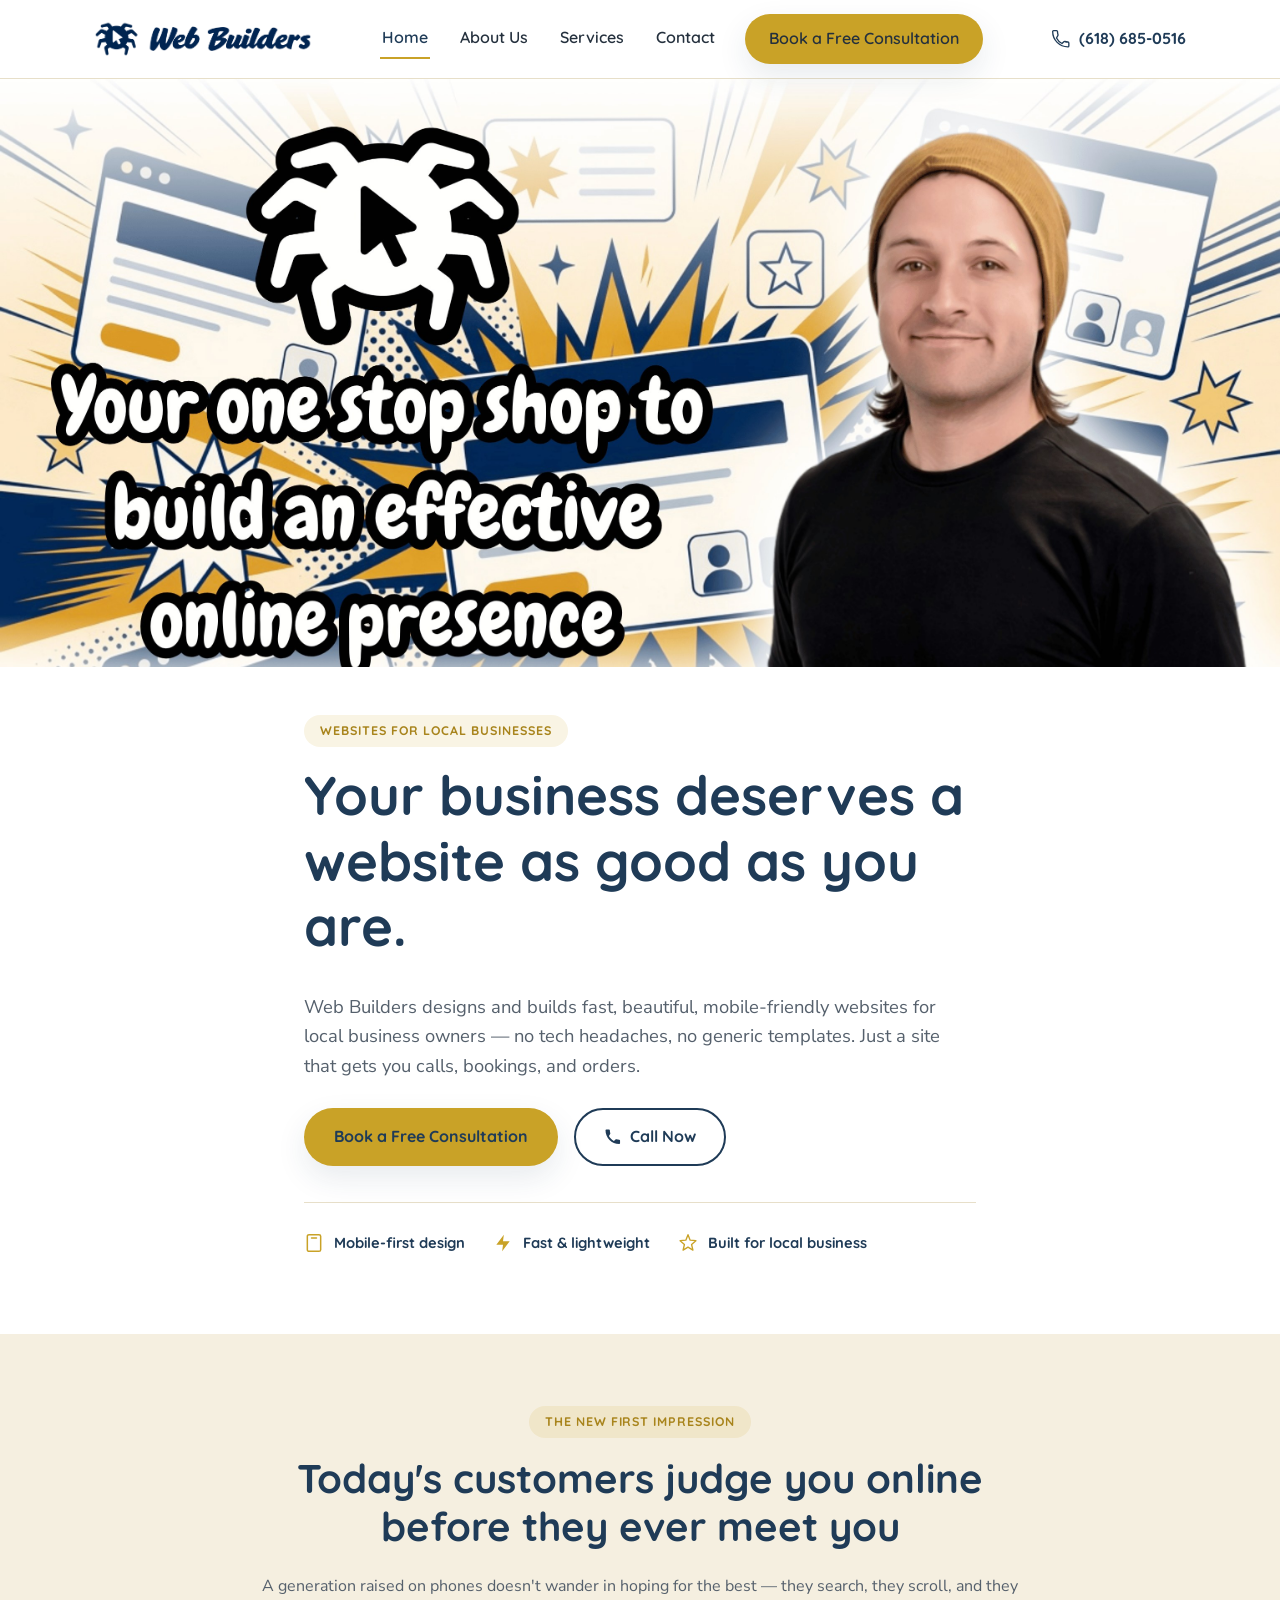
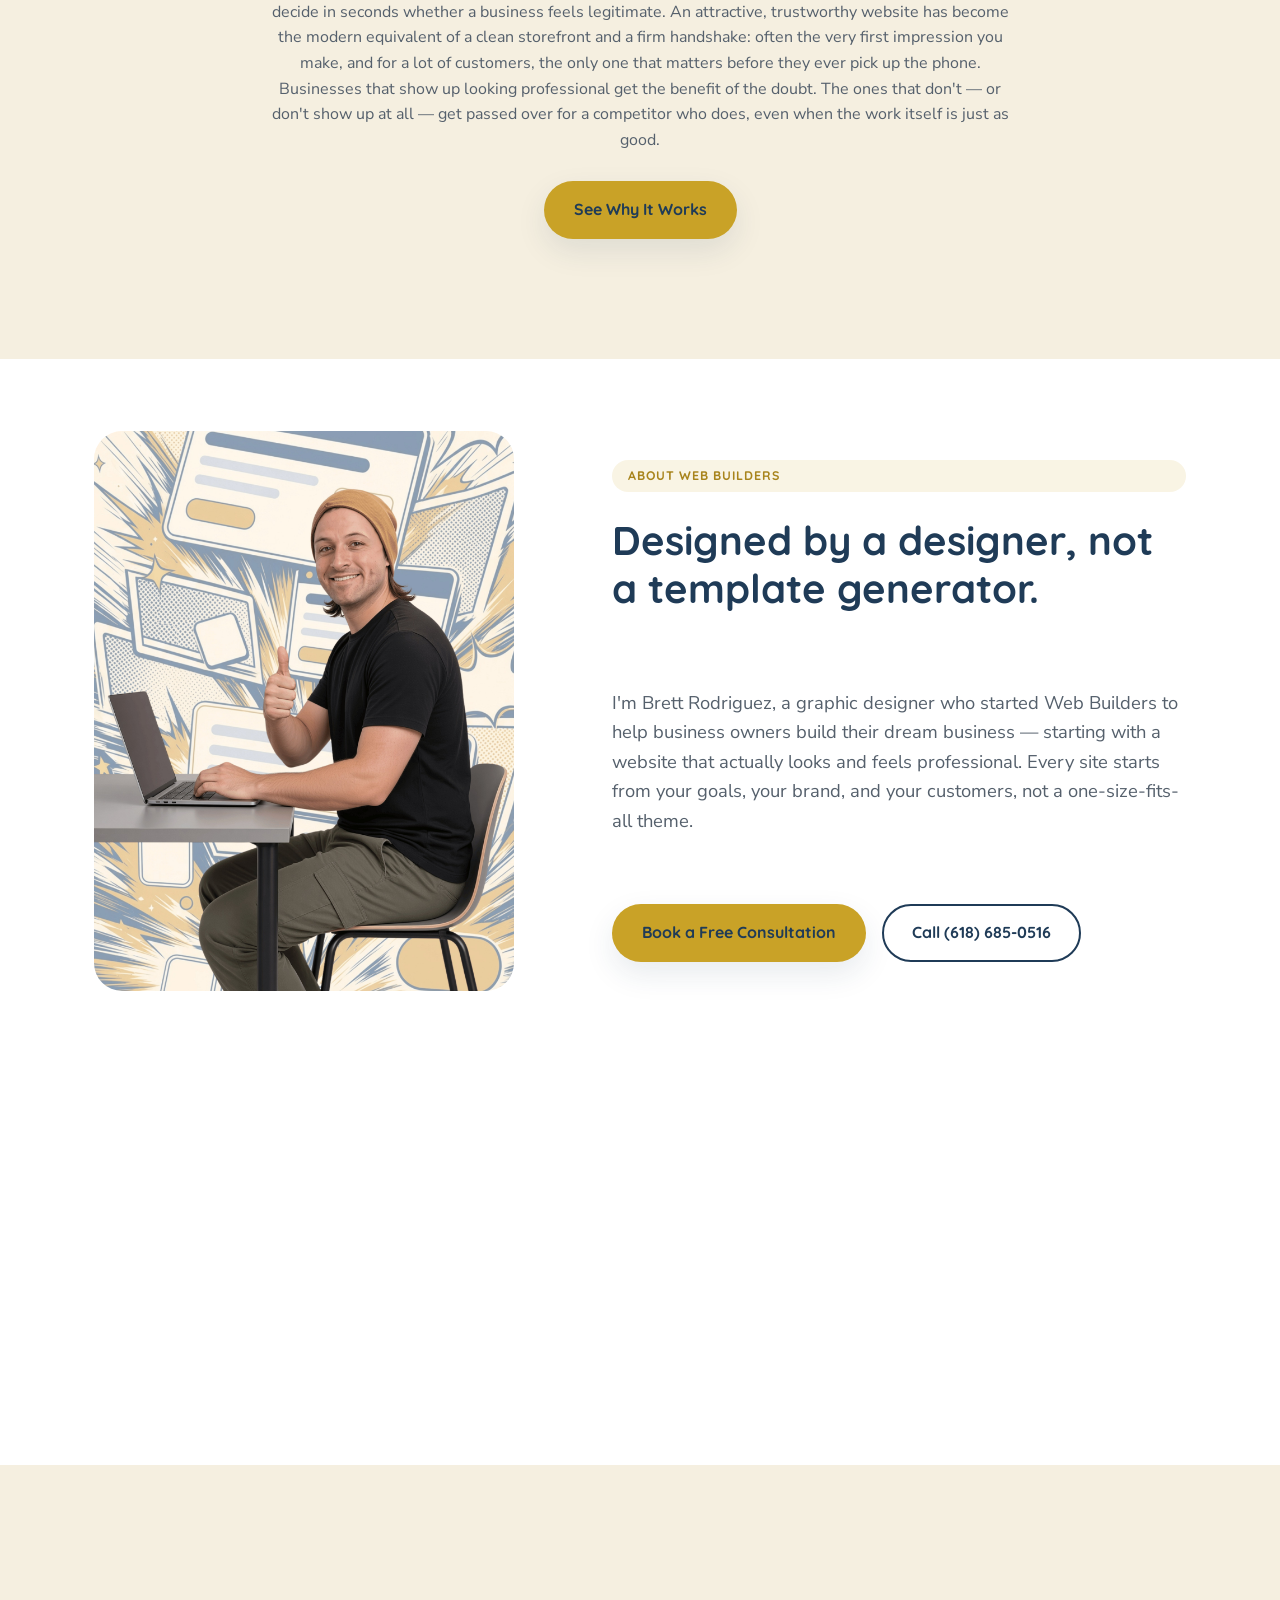
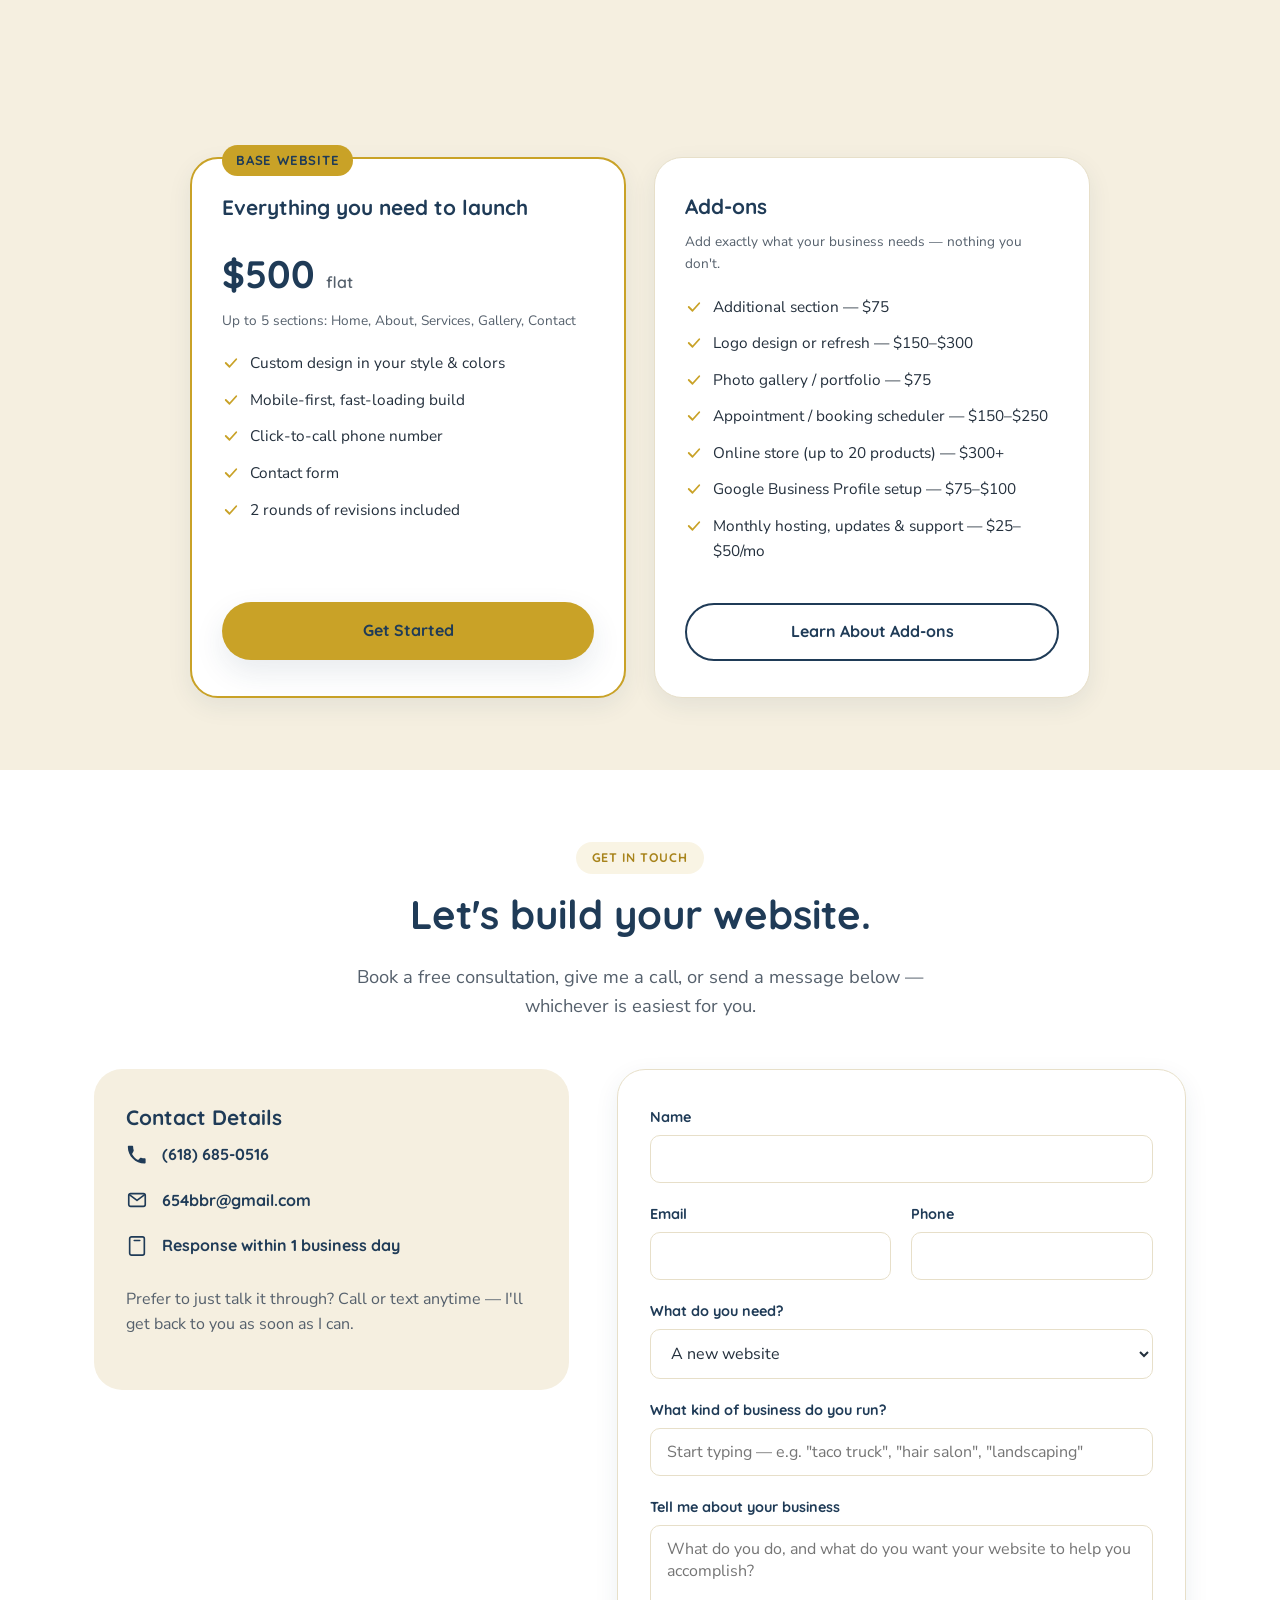
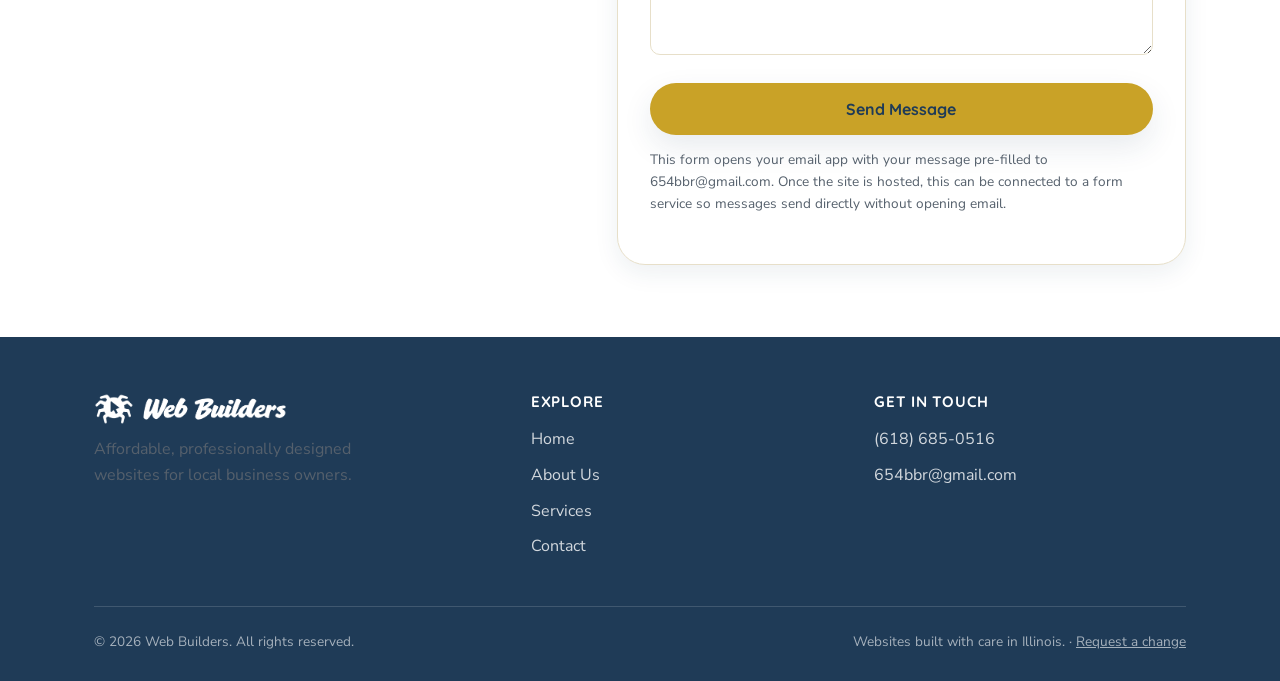
<file: index.html>
<!DOCTYPE html>
<html lang="en">
<head>
<meta charset="UTF-8">
<meta name="viewport" content="width=device-width, initial-scale=1.0">
<title>Web Builders | Websites for Local Businesses in Illinois</title>
<meta name="description" content="Web Builders creates fast, mobile-friendly websites for local businesses — flat-rate pricing, custom design, and sites built to turn visitors into customers.">
<link rel="icon" type="image/png" href="images/favicon-32.png">
<link rel="apple-touch-icon" href="images/favicon-180.png">
<link rel="preconnect" href="https://fonts.googleapis.com">
<link rel="preconnect" href="https://fonts.gstatic.com" crossorigin>
<link href="https://fonts.googleapis.com/css2?family=Quicksand:wght@500;600;700&family=Nunito+Sans:wght@400;600;700&display=swap" rel="stylesheet">
<link rel="stylesheet" href="css/style.css">
</head>
<body>

<header class="site-header">
  <div class="header-inner">
    <a href="#home" class="brand">
      <img src="images/logo.png" alt="Web Builders">
    </a>

    <nav class="main-nav" aria-label="Primary">
      <a href="#home">Home</a>
      <a href="#about">About Us</a>
      <a href="#services">Services</a>
      <a href="#contact">Contact</a>
      <a href="#contact" class="btn btn-primary" style="padding:10px 22px;">Book a Free Consultation</a>
    </nav>

    <div class="header-actions">
      <a href="tel:6186850516" class="phone-link">
        <svg width="20" height="20" viewBox="0 0 24 24" fill="none"><path d="M6.6 10.8C8 13.6 10.4 16 13.2 17.4L15.4 15.2C15.7 14.9 16.1 14.8 16.5 15C17.7 15.4 19 15.6 20.3 15.6C20.9 15.6 21.4 16.1 21.4 16.7V20.3C21.4 20.9 20.9 21.4 20.3 21.4C10.2 21.4 2 13.2 2 3.1C2 2.5 2.5 2 3.1 2H6.7C7.3 2 7.8 2.5 7.8 3.1C7.8 4.4 8 5.7 8.4 6.9C8.5 7.3 8.4 7.7 8.2 8L6.6 10.8Z" stroke="#1F3B57" stroke-width="1.6" stroke-linejoin="round"/></svg>
        <span>(618) 685-0516</span>
      </a>
      <button class="nav-toggle" aria-label="Toggle navigation menu" aria-expanded="false">
        <span></span><span></span><span></span>
      </button>
    </div>
  </div>
</header>

<main>

  <!-- ============ HOME / HERO ============ -->
  <section id="home" class="hero">
    <div class="hero-photo">
      <picture>
        <source media="(min-width: 901px)" srcset="images/hero-photo-desktop.jpg">
        <img src="images/hero-photo.jpg" alt="Brett Rodriguez, founder of Web Builders">
      </picture>
    </div>
    <div class="container hero-content">
      <span class="eyebrow">Websites for Local Businesses</span>
      <h1>Your business deserves a website as good as you are.</h1>
      <p class="lede">Web Builders designs and builds fast, beautiful, mobile-friendly websites for local business owners — no tech headaches, no generic templates. Just a site that gets you calls, bookings, and orders.</p>
      <div class="cta-row">
        <a href="#contact" class="btn btn-primary">Book a Free Consultation</a>
        <a href="tel:6186850516" class="btn btn-outline">
          <svg width="18" height="18" viewBox="0 0 24 24" fill="none"><path d="M6.6 10.8C8 13.6 10.4 16 13.2 17.4L15.4 15.2C15.7 14.9 16.1 14.8 16.5 15C17.7 15.4 19 15.6 20.3 15.6C20.9 15.6 21.4 16.1 21.4 16.7V20.3C21.4 20.9 20.9 21.4 20.3 21.4C10.2 21.4 2 13.2 2 3.1C2 2.5 2.5 2 3.1 2H6.7C7.3 2 7.8 2.5 7.8 3.1C7.8 4.4 8 5.7 8.4 6.9C8.5 7.3 8.4 7.7 8.2 8L6.6 10.8Z" fill="#1F3B57"/></svg>
          Call Now
        </a>
      </div>

      <div class="trust-strip">
        <span class="trust-item">
          <svg width="20" height="20" viewBox="0 0 24 24" fill="none"><rect x="4" y="2" width="16" height="20" rx="2" stroke="#C9A227" stroke-width="1.8"/><path d="M9 6H15" stroke="#C9A227" stroke-width="1.8" stroke-linecap="round"/></svg>
          Mobile-first design
        </span>
        <span class="trust-item">
          <svg width="20" height="20" viewBox="0 0 24 24" fill="none"><path d="M13 2L4 14H12L11 22L20 10H12L13 2Z" fill="#C9A227"/></svg>
          Fast &amp; lightweight
        </span>
        <span class="trust-item">
          <svg width="20" height="20" viewBox="0 0 24 24" fill="none"><path d="M12 2L14.6 8.6L21.5 9.2L16.3 13.8L17.9 20.6L12 17L6.1 20.6L7.7 13.8L2.5 9.2L9.4 8.6L12 2Z" stroke="#C9A227" stroke-width="1.6" stroke-linejoin="round"/></svg>
          Built for local business
        </span>
      </div>
    </div>
  </section>

  <!-- ============ THE NEW FIRST IMPRESSION ============ -->
  <section class="bg-cream">
    <div class="container">
      <div class="section-head" style="max-width:760px;">
        <span class="eyebrow">The New First Impression</span>
        <h2>Today's customers judge you online before they ever meet you</h2>
        <p>A generation raised on phones doesn't wander in hoping for the best — they search, they scroll, and they decide in seconds whether a business feels legitimate. An attractive, trustworthy website has become the modern equivalent of a clean storefront and a firm handshake: often the very first impression you make, and for a lot of customers, the only one that matters before they ever pick up the phone. Businesses that show up looking professional get the benefit of the doubt. The ones that don't — or don't show up at all — get passed over for a competitor who does, even when the work itself is just as good.</p>
        <div class="cta-row" style="justify-content:center;">
          <a href="why-it-works.html" class="btn btn-primary">See Why It Works</a>
        </div>
      </div>
    </div>
  </section>

  <!-- ============ ABOUT ============ -->
  <section id="about">
    <div class="container about-hero">
      <div class="about-photo hero-art">
        <picture>
          <source media="(max-width: 900px)" srcset="images/about-photo-mobile.jpg">
          <img src="images/about-photo.jpg" alt="Brett Rodriguez working at his laptop, giving a thumbs up">
        </picture>
      </div>
      <span class="eyebrow about-eyebrow">About Web Builders</span>
      <h2 class="about-heading">Designed by a designer, not a template generator.</h2>
      <p class="lede about-lede">I'm Brett Rodriguez, a graphic designer who started Web Builders to help business owners build their dream business — starting with a website that actually looks and feels professional. Every site starts from your goals, your brand, and your customers, not a one-size-fits-all theme.</p>
      <div class="cta-row about-cta">
        <a href="#contact" class="btn btn-primary">Book a Free Consultation</a>
        <a href="tel:6186850516" class="btn btn-outline">Call (618) 685-0516</a>
      </div>
    </div>

    <div class="container" style="margin-top:64px;">
      <div class="section-head">
        <span class="eyebrow">The Process</span>
        <h2>From first call to launch day</h2>
      </div>
      <div class="steps">
        <div class="step">
          <span class="step-number">01</span>
          <h3>Discovery</h3>
          <p>We talk through your business, your goals, and the style and colors that feel like you.</p>
        </div>
        <div class="step">
          <span class="step-number">02</span>
          <h3>Design &amp; Build</h3>
          <p>I design and build your site — custom layout, real photography or imagery, and copy tailored to your business.</p>
        </div>
        <div class="step">
          <span class="step-number">03</span>
          <h3>Review &amp; Launch</h3>
          <p>You get two rounds of revisions to get everything just right, then your site goes live.</p>
        </div>
      </div>
    </div>
  </section>

  <!-- ============ SERVICES ============ -->
  <section id="services" class="bg-cream">
    <div class="container">
      <div class="section-head">
        <span class="eyebrow">Services &amp; Pricing</span>
        <h2>One flat price. No surprises.</h2>
        <p>Every site includes custom design, mobile-first development, and copywriting — no cookie-cutter templates.</p>
      </div>

      <div class="grid grid-2" style="max-width:900px;margin:0 auto;align-items:stretch;">
        <div class="price-card featured">
          <span class="price-tag">Base Website</span>
          <h3>Everything you need to launch</h3>
          <div class="price-amount">$500 <span>flat</span></div>
          <p class="price-note">Up to 5 sections: Home, About, Services, Gallery, Contact</p>
          <ul class="price-features">
            <li><svg width="18" height="18" viewBox="0 0 24 24" fill="none"><path d="M5 12L10 17L19 7" stroke="#C9A227" stroke-width="2.4" stroke-linecap="round" stroke-linejoin="round"/></svg> Custom design in your style &amp; colors</li>
            <li><svg width="18" height="18" viewBox="0 0 24 24" fill="none"><path d="M5 12L10 17L19 7" stroke="#C9A227" stroke-width="2.4" stroke-linecap="round" stroke-linejoin="round"/></svg> Mobile-first, fast-loading build</li>
            <li><svg width="18" height="18" viewBox="0 0 24 24" fill="none"><path d="M5 12L10 17L19 7" stroke="#C9A227" stroke-width="2.4" stroke-linecap="round" stroke-linejoin="round"/></svg> Click-to-call phone number</li>
            <li><svg width="18" height="18" viewBox="0 0 24 24" fill="none"><path d="M5 12L10 17L19 7" stroke="#C9A227" stroke-width="2.4" stroke-linecap="round" stroke-linejoin="round"/></svg> Contact form</li>
            <li><svg width="18" height="18" viewBox="0 0 24 24" fill="none"><path d="M5 12L10 17L19 7" stroke="#C9A227" stroke-width="2.4" stroke-linecap="round" stroke-linejoin="round"/></svg> 2 rounds of revisions included</li>
          </ul>
          <a href="#contact" class="btn btn-primary btn-block">Get Started</a>
        </div>

        <div class="price-card">
          <h3>Add-ons</h3>
          <p class="price-note">Add exactly what your business needs — nothing you don't.</p>
          <ul class="price-features" style="flex-grow:1;">
            <li><svg width="18" height="18" viewBox="0 0 24 24" fill="none"><path d="M5 12L10 17L19 7" stroke="#C9A227" stroke-width="2.4" stroke-linecap="round" stroke-linejoin="round"/></svg> Additional section — $75</li>
            <li><svg width="18" height="18" viewBox="0 0 24 24" fill="none"><path d="M5 12L10 17L19 7" stroke="#C9A227" stroke-width="2.4" stroke-linecap="round" stroke-linejoin="round"/></svg> Logo design or refresh — $150–$300</li>
            <li><svg width="18" height="18" viewBox="0 0 24 24" fill="none"><path d="M5 12L10 17L19 7" stroke="#C9A227" stroke-width="2.4" stroke-linecap="round" stroke-linejoin="round"/></svg> Photo gallery / portfolio — $75</li>
            <li><svg width="18" height="18" viewBox="0 0 24 24" fill="none"><path d="M5 12L10 17L19 7" stroke="#C9A227" stroke-width="2.4" stroke-linecap="round" stroke-linejoin="round"/></svg> Appointment / booking scheduler — $150–$250</li>
            <li><svg width="18" height="18" viewBox="0 0 24 24" fill="none"><path d="M5 12L10 17L19 7" stroke="#C9A227" stroke-width="2.4" stroke-linecap="round" stroke-linejoin="round"/></svg> Online store (up to 20 products) — $300+</li>
            <li><svg width="18" height="18" viewBox="0 0 24 24" fill="none"><path d="M5 12L10 17L19 7" stroke="#C9A227" stroke-width="2.4" stroke-linecap="round" stroke-linejoin="round"/></svg> Google Business Profile setup — $75–$100</li>
            <li><svg width="18" height="18" viewBox="0 0 24 24" fill="none"><path d="M5 12L10 17L19 7" stroke="#C9A227" stroke-width="2.4" stroke-linecap="round" stroke-linejoin="round"/></svg> Monthly hosting, updates &amp; support — $25–$50/mo</li>
          </ul>
          <a href="add-ons.html" class="btn btn-outline btn-block">Learn About Add-ons</a>
        </div>
      </div>
    </div>
  </section>

  <!-- ============ CONTACT ============ -->
  <section id="contact">
    <div class="container text-center" style="max-width:680px;margin:0 auto 48px;">
      <span class="eyebrow">Get In Touch</span>
      <h2>Let's build your website.</h2>
      <p class="lede" style="margin-left:auto;margin-right:auto;">Book a free consultation, give me a call, or send a message below — whichever is easiest for you.</p>
    </div>

    <div class="container contact-grid">

      <div class="contact-card">
        <h3>Contact Details</h3>

        <a href="tel:6186850516" class="contact-detail">
          <svg width="22" height="22" viewBox="0 0 24 24" fill="none"><path d="M6.6 10.8C8 13.6 10.4 16 13.2 17.4L15.4 15.2C15.7 14.9 16.1 14.8 16.5 15C17.7 15.4 19 15.6 20.3 15.6C20.9 15.6 21.4 16.1 21.4 16.7V20.3C21.4 20.9 20.9 21.4 20.3 21.4C10.2 21.4 2 13.2 2 3.1C2 2.5 2.5 2 3.1 2H6.7C7.3 2 7.8 2.5 7.8 3.1C7.8 4.4 8 5.7 8.4 6.9C8.5 7.3 8.4 7.7 8.2 8L6.6 10.8Z" fill="#1F3B57"/></svg>
          (618) 685-0516
        </a>
        <a href="mailto:654bbr@gmail.com" class="contact-detail">
          <svg width="22" height="22" viewBox="0 0 24 24" fill="none"><rect x="3" y="5" width="18" height="14" rx="2" stroke="#1F3B57" stroke-width="1.8"/><path d="M4 6.5L12 12.5L20 6.5" stroke="#1F3B57" stroke-width="1.8" stroke-linecap="round" stroke-linejoin="round"/></svg>
          654bbr@gmail.com
        </a>
        <div class="contact-detail" style="cursor:default;">
          <svg width="22" height="22" viewBox="0 0 24 24" fill="none"><rect x="4" y="2" width="16" height="20" rx="2" stroke="#1F3B57" stroke-width="1.8"/><path d="M9 6H15" stroke="#1F3B57" stroke-width="1.8" stroke-linecap="round"/></svg>
          Response within 1 business day
        </div>

        <p style="margin-top:28px;">Prefer to just talk it through? Call or text anytime — I'll get back to you as soon as I can.</p>
      </div>

      <div class="form-card">
        <div class="form-success" id="form-success" role="status">Thanks! Your email app should have opened with your message ready to send — hit send there to reach me.</div>
        <form id="contact-form" novalidate>
          <div class="form-row">
            <label for="name">Name</label>
            <input type="text" id="name" name="name" required>
          </div>
          <div class="grid grid-2" style="gap:20px;">
            <div class="form-row">
              <label for="email">Email</label>
              <input type="email" id="email" name="email" required>
            </div>
            <div class="form-row">
              <label for="phone">Phone</label>
              <input type="tel" id="phone" name="phone">
            </div>
          </div>
          <div class="form-row">
            <label for="project-type">What do you need?</label>
            <select id="project-type" name="project-type">
              <option value="New website">A new website</option>
              <option value="Website refresh">A refresh of my current site</option>
              <option value="Logo design">Logo design</option>
              <option value="Not sure yet">Not sure yet — let's talk</option>
            </select>
          </div>
          <div class="form-row">
            <label for="business-category-input">What kind of business do you run?</label>
            <div class="category-picker" id="category-picker">
              <input
                type="text"
                id="business-category-input"
                autocomplete="off"
                placeholder="Start typing — e.g. &quot;taco truck&quot;, &quot;hair salon&quot;, &quot;landscaping&quot;"
                role="combobox"
                aria-expanded="false"
                aria-controls="category-listbox"
                aria-autocomplete="list">
              <input type="hidden" id="business-category" name="business-category">
              <input type="hidden" id="business-category-raw" name="business-category-raw">
              <div class="category-dropdown" id="category-listbox" role="listbox" hidden></div>
              <p class="category-match-note" id="category-match-note" hidden></p>
            </div>
          </div>
          <div class="form-row">
            <label for="message">Tell me about your business</label>
            <textarea id="message" name="message" placeholder="What do you do, and what do you want your website to help you accomplish?" required></textarea>
          </div>
          <button type="submit" class="btn btn-primary btn-block">Send Message</button>
          <p class="form-note">This form opens your email app with your message pre-filled to 654bbr@gmail.com. Once the site is hosted, this can be connected to a form service so messages send directly without opening email.</p>
        </form>
      </div>

    </div>
  </section>

</main>

<footer class="site-footer">
  <div class="container">
    <div class="footer-inner">
      <div>
        <div class="footer-brand">
          <img src="images/logo-light.png" alt="Web Builders">
        </div>
        <p style="max-width:280px;">Affordable, professionally designed websites for local business owners.</p>
      </div>
      <div>
        <h4>Explore</h4>
        <a href="#home">Home</a>
        <a href="#about">About Us</a>
        <a href="#services">Services</a>
        <a href="#contact">Contact</a>
      </div>
      <div>
        <h4>Get in Touch</h4>
        <a href="tel:6186850516">(618) 685-0516</a>
        <a href="mailto:654bbr@gmail.com">654bbr@gmail.com</a>
      </div>
    </div>
    <div class="footer-bottom">
      <span>&copy; 2026 Web Builders. All rights reserved.</span>
      <span>
        Websites built with care in Illinois. ·
        <a href="mailto:654bbr@gmail.com?subject=Change%20request%20%E2%80%94%20Web%20Builders%20site&body=What%20would%20you%20like%20changed%3F%0A%0A" style="display:inline;color:inherit;text-decoration:underline;">Request a change</a>
      </span>
    </div>
  </div>
</footer>

<script src="js/business-categories.js"></script>
<script src="js/category-picker.js"></script>
<script src="js/main.js"></script>
</body>
</html>
</file>
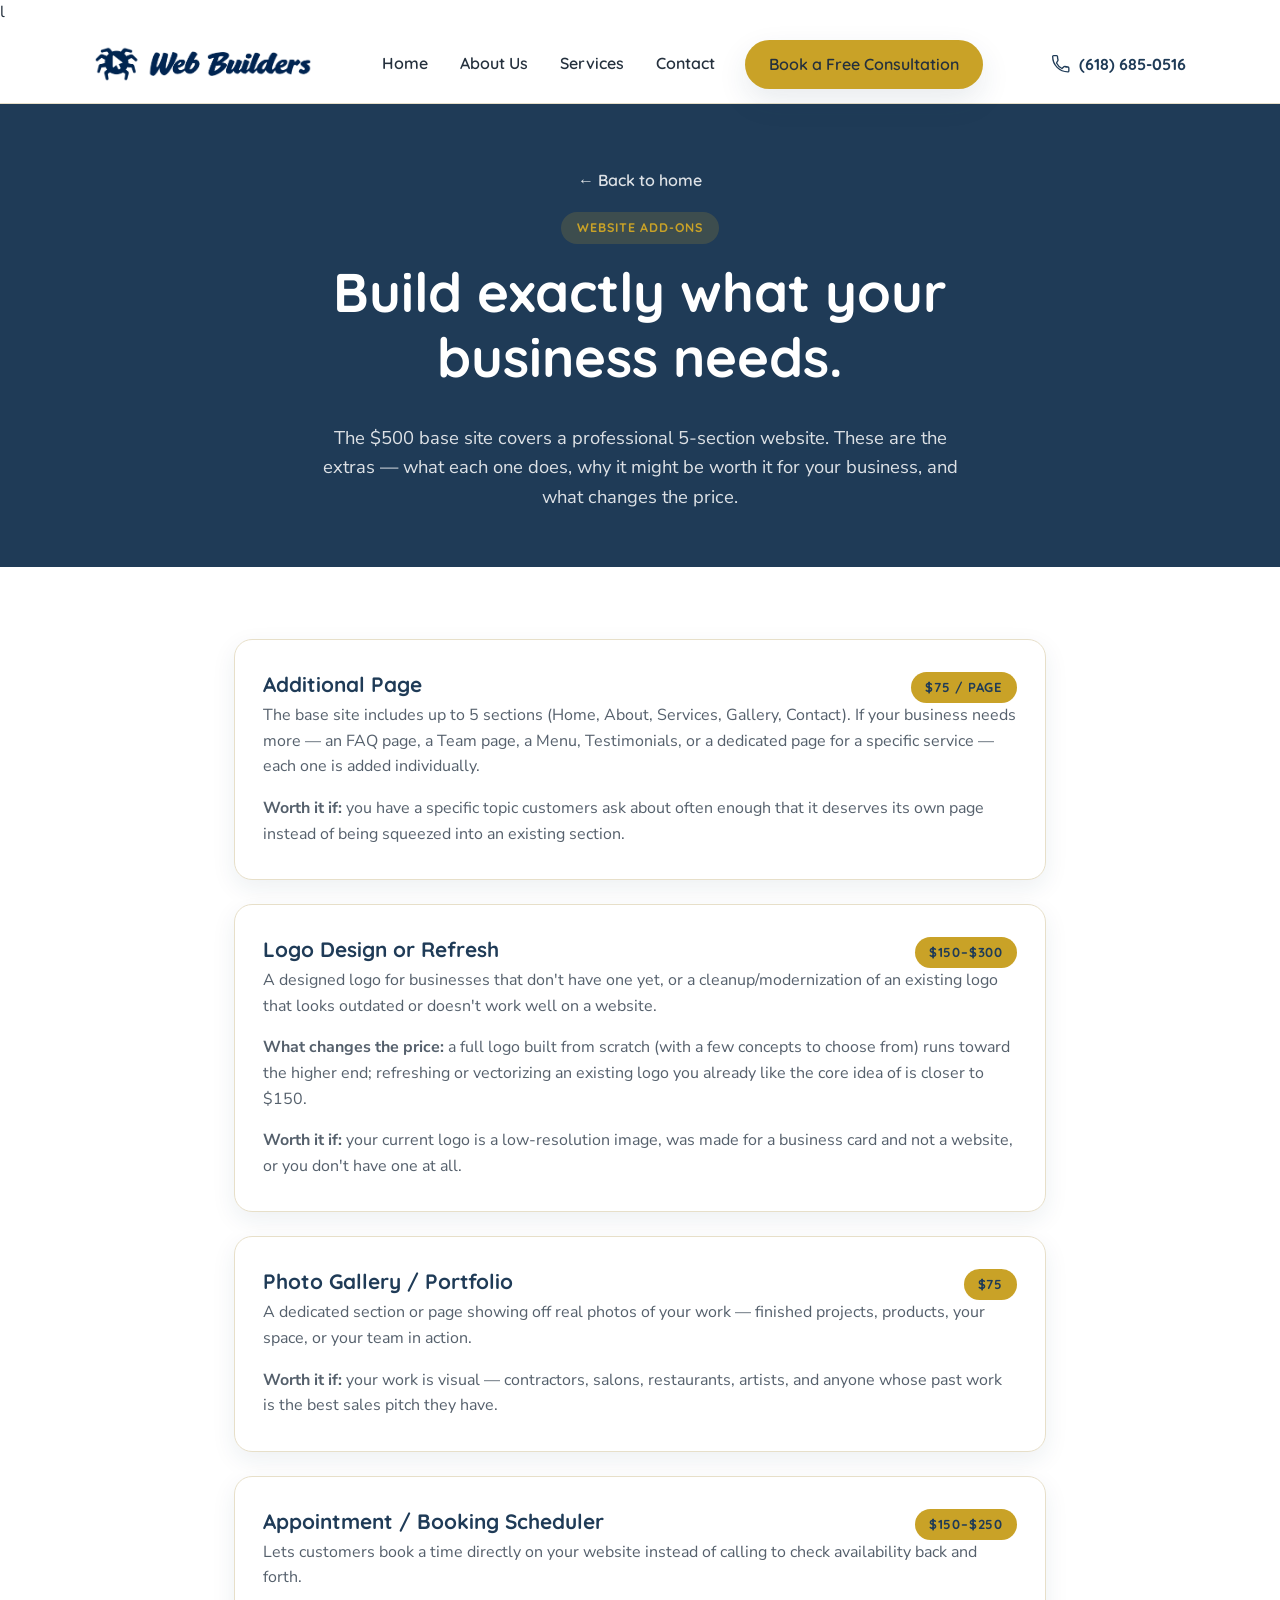
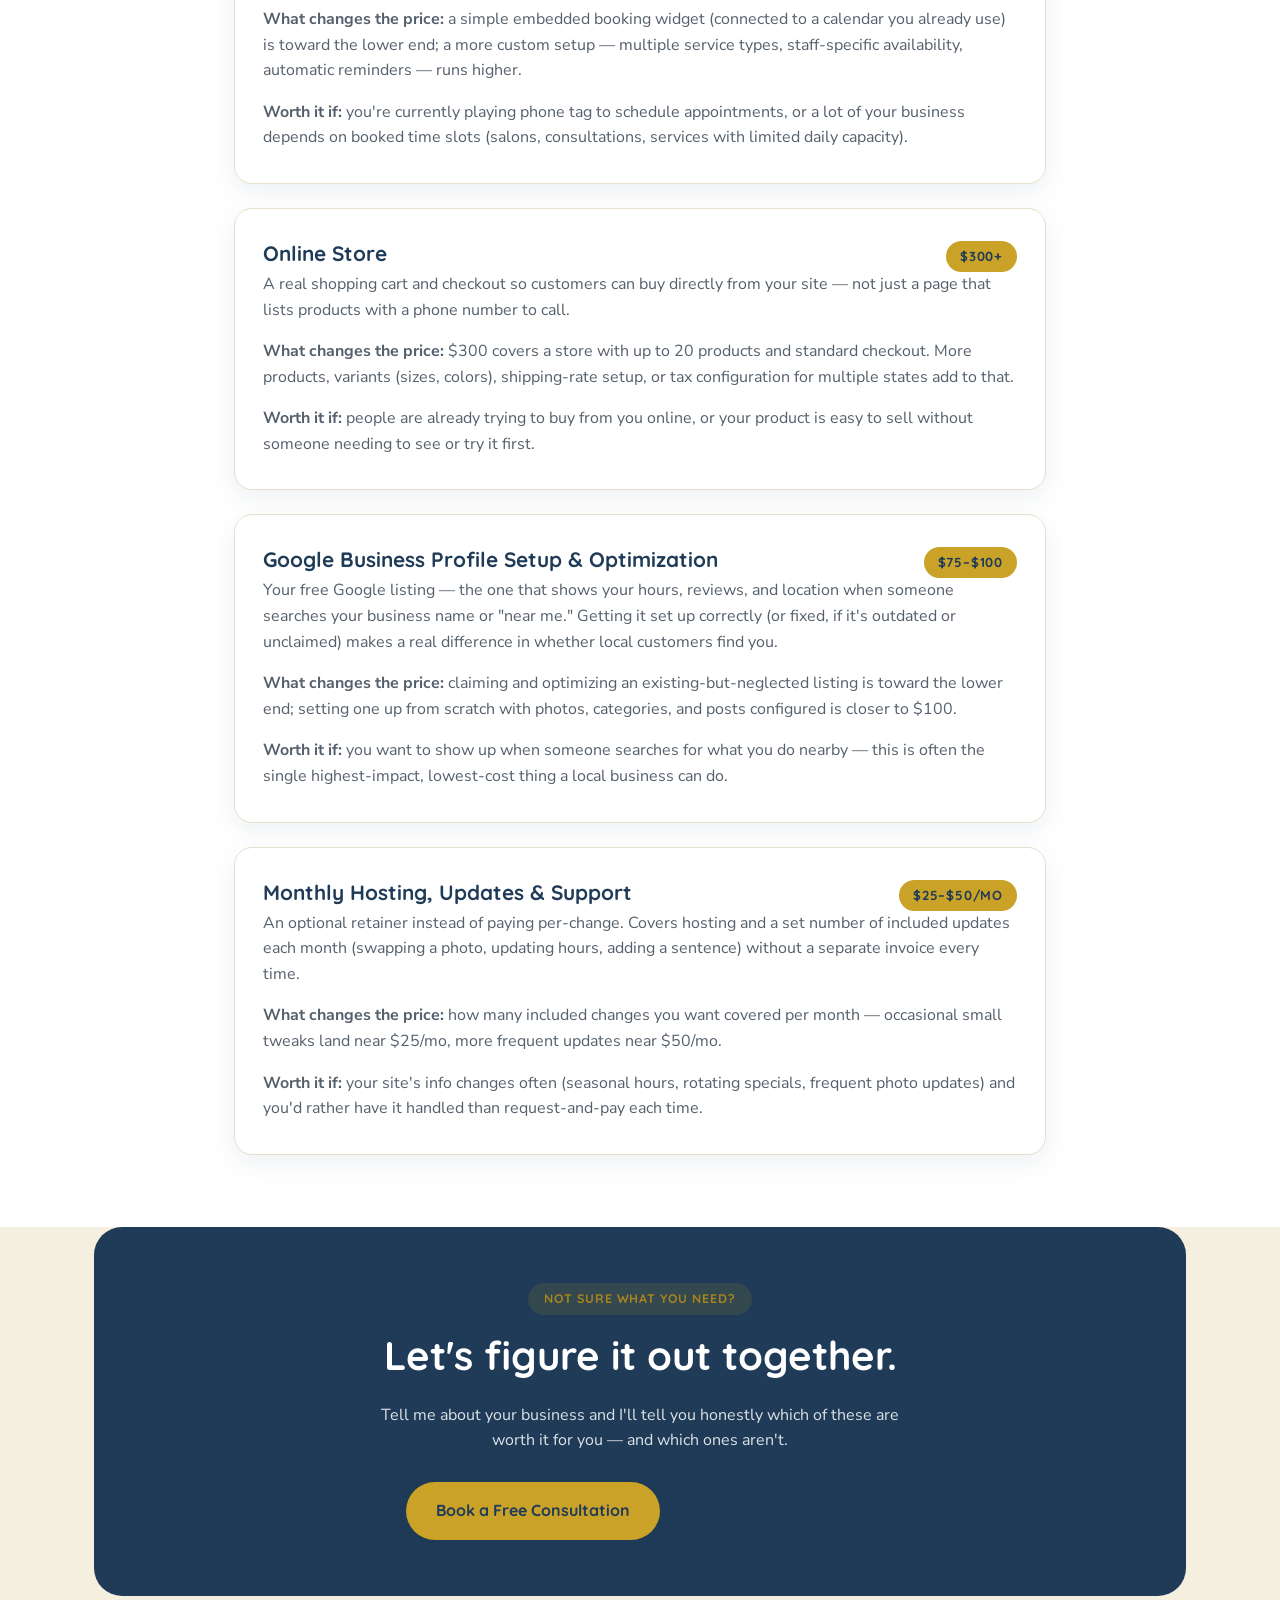
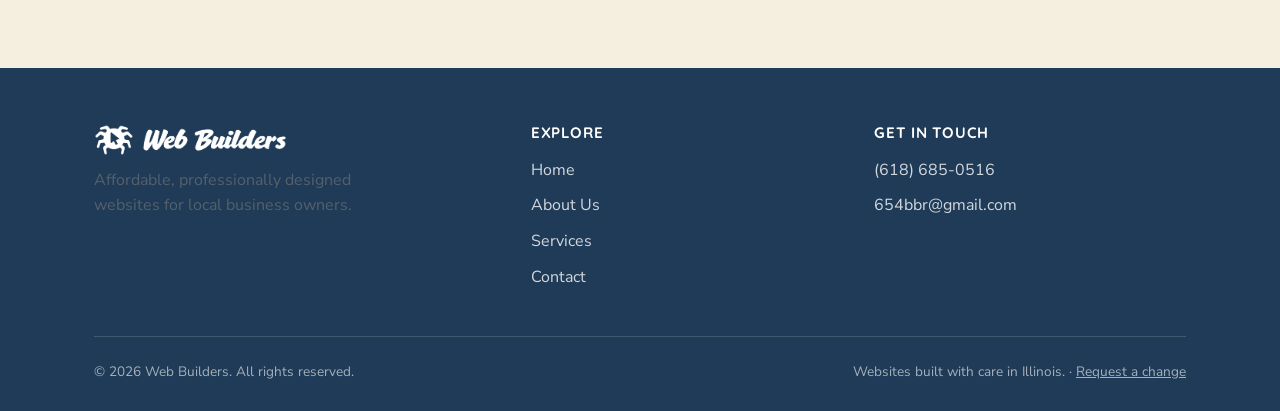
<file: add-ons.html>
l<!DOCTYPE html>
<html lang="en">
<head>
<meta charset="UTF-8">
<meta name="viewport" content="width=device-width, initial-scale=1.0">
<title>Website Add-ons | Web Builders</title>
<meta name="description" content="Everything the base website doesn't include, explained — what each add-on does, why it might matter for your business, and what changes the price.">
<link rel="icon" type="image/png" href="images/favicon-32.png">
<link rel="apple-touch-icon" href="images/favicon-180.png">
<link rel="preconnect" href="https://fonts.googleapis.com">
<link rel="preconnect" href="https://fonts.gstatic.com" crossorigin>
<link href="https://fonts.googleapis.com/css2?family=Quicksand:wght@500;600;700&family=Nunito+Sans:wght@400;600;700&display=swap" rel="stylesheet">
<link rel="stylesheet" href="css/style.css">
</head>
<body>

<header class="site-header">
  <div class="header-inner">
    <a href="index.html" class="brand">
      <img src="images/logo.png" alt="Web Builders">
    </a>

    <nav class="main-nav" aria-label="Primary">
      <a href="index.html">Home</a>
      <a href="index.html#about">About Us</a>
      <a href="index.html#services">Services</a>
      <a href="index.html#contact">Contact</a>
      <a href="index.html#contact" class="btn btn-primary" style="padding:10px 22px;">Book a Free Consultation</a>
    </nav>

    <div class="header-actions">
      <a href="tel:6186850516" class="phone-link">
        <svg width="20" height="20" viewBox="0 0 24 24" fill="none"><path d="M6.6 10.8C8 13.6 10.4 16 13.2 17.4L15.4 15.2C15.7 14.9 16.1 14.8 16.5 15C17.7 15.4 19 15.6 20.3 15.6C20.9 15.6 21.4 16.1 21.4 16.7V20.3C21.4 20.9 20.9 21.4 20.3 21.4C10.2 21.4 2 13.2 2 3.1C2 2.5 2.5 2 3.1 2H6.7C7.3 2 7.8 2.5 7.8 3.1C7.8 4.4 8 5.7 8.4 6.9C8.5 7.3 8.4 7.7 8.2 8L6.6 10.8Z" stroke="#1F3B57" stroke-width="1.6" stroke-linejoin="round"/></svg>
        <span>(618) 685-0516</span>
      </a>
      <button class="nav-toggle" aria-label="Toggle navigation menu" aria-expanded="false">
        <span></span><span></span><span></span>
      </button>
    </div>
  </div>
</header>

<main>

  <!-- ============ ADD-ONS INTRO ============ -->
  <section class="bg-primary" style="padding:64px 0 56px;">
    <div class="container text-center" style="max-width:760px;margin:0 auto;">
      <a href="index.html#services" style="color:rgba(255,255,255,0.85);display:block;margin-bottom:18px;font-family:var(--font-heading);font-weight:600;">&larr; Back to home</a>
      <span class="eyebrow">Website Add-ons</span>
      <h1 style="color:#fff;">Build exactly what your business needs.</h1>
      <p class="lede" style="margin:0 auto;color:rgba(255,255,255,0.85);">The $500 base site covers a professional 5-section website. These are the extras — what each one does, why it might be worth it for your business, and what changes the price.</p>
    </div>
  </section>

  <!-- ============ ADD-ON LIST ============ -->
  <section>
    <div class="container" style="max-width:860px;margin:0 auto;">
      <div class="grid" style="gap:24px;">

        <div class="card">
          <div style="display:flex;justify-content:space-between;align-items:flex-start;gap:16px;flex-wrap:wrap;">
            <h3 style="margin-bottom:6px;">Additional Page</h3>
            <span class="price-tag" style="position:static;">$75 / page</span>
          </div>
          <p>The base site includes up to 5 sections (Home, About, Services, Gallery, Contact). If your business needs more — an FAQ page, a Team page, a Menu, Testimonials, or a dedicated page for a specific service — each one is added individually.</p>
          <p style="margin-bottom:0;"><strong>Worth it if:</strong> you have a specific topic customers ask about often enough that it deserves its own page instead of being squeezed into an existing section.</p>
        </div>

        <div class="card">
          <div style="display:flex;justify-content:space-between;align-items:flex-start;gap:16px;flex-wrap:wrap;">
            <h3 style="margin-bottom:6px;">Logo Design or Refresh</h3>
            <span class="price-tag" style="position:static;">$150–$300</span>
          </div>
          <p>A designed logo for businesses that don't have one yet, or a cleanup/modernization of an existing logo that looks outdated or doesn't work well on a website.</p>
          <p><strong>What changes the price:</strong> a full logo built from scratch (with a few concepts to choose from) runs toward the higher end; refreshing or vectorizing an existing logo you already like the core idea of is closer to $150.</p>
          <p style="margin-bottom:0;"><strong>Worth it if:</strong> your current logo is a low-resolution image, was made for a business card and not a website, or you don't have one at all.</p>
        </div>

        <div class="card">
          <div style="display:flex;justify-content:space-between;align-items:flex-start;gap:16px;flex-wrap:wrap;">
            <h3 style="margin-bottom:6px;">Photo Gallery / Portfolio</h3>
            <span class="price-tag" style="position:static;">$75</span>
          </div>
          <p>A dedicated section or page showing off real photos of your work — finished projects, products, your space, or your team in action.</p>
          <p style="margin-bottom:0;"><strong>Worth it if:</strong> your work is visual — contractors, salons, restaurants, artists, and anyone whose past work is the best sales pitch they have.</p>
        </div>

        <div class="card">
          <div style="display:flex;justify-content:space-between;align-items:flex-start;gap:16px;flex-wrap:wrap;">
            <h3 style="margin-bottom:6px;">Appointment / Booking Scheduler</h3>
            <span class="price-tag" style="position:static;">$150–$250</span>
          </div>
          <p>Lets customers book a time directly on your website instead of calling to check availability back and forth.</p>
          <p><strong>What changes the price:</strong> a simple embedded booking widget (connected to a calendar you already use) is toward the lower end; a more custom setup — multiple service types, staff-specific availability, automatic reminders — runs higher.</p>
          <p style="margin-bottom:0;"><strong>Worth it if:</strong> you're currently playing phone tag to schedule appointments, or a lot of your business depends on booked time slots (salons, consultations, services with limited daily capacity).</p>
        </div>

        <div class="card">
          <div style="display:flex;justify-content:space-between;align-items:flex-start;gap:16px;flex-wrap:wrap;">
            <h3 style="margin-bottom:6px;">Online Store</h3>
            <span class="price-tag" style="position:static;">$300+</span>
          </div>
          <p>A real shopping cart and checkout so customers can buy directly from your site — not just a page that lists products with a phone number to call.</p>
          <p><strong>What changes the price:</strong> $300 covers a store with up to 20 products and standard checkout. More products, variants (sizes, colors), shipping-rate setup, or tax configuration for multiple states add to that.</p>
          <p style="margin-bottom:0;"><strong>Worth it if:</strong> people are already trying to buy from you online, or your product is easy to sell without someone needing to see or try it first.</p>
        </div>

        <div class="card">
          <div style="display:flex;justify-content:space-between;align-items:flex-start;gap:16px;flex-wrap:wrap;">
            <h3 style="margin-bottom:6px;">Google Business Profile Setup &amp; Optimization</h3>
            <span class="price-tag" style="position:static;">$75–$100</span>
          </div>
          <p>Your free Google listing — the one that shows your hours, reviews, and location when someone searches your business name or "near me." Getting it set up correctly (or fixed, if it's outdated or unclaimed) makes a real difference in whether local customers find you.</p>
          <p><strong>What changes the price:</strong> claiming and optimizing an existing-but-neglected listing is toward the lower end; setting one up from scratch with photos, categories, and posts configured is closer to $100.</p>
          <p style="margin-bottom:0;"><strong>Worth it if:</strong> you want to show up when someone searches for what you do nearby — this is often the single highest-impact, lowest-cost thing a local business can do.</p>
        </div>

        <div class="card">
          <div style="display:flex;justify-content:space-between;align-items:flex-start;gap:16px;flex-wrap:wrap;">
            <h3 style="margin-bottom:6px;">Monthly Hosting, Updates &amp; Support</h3>
            <span class="price-tag" style="position:static;">$25–$50/mo</span>
          </div>
          <p>An optional retainer instead of paying per-change. Covers hosting and a set number of included updates each month (swapping a photo, updating hours, adding a sentence) without a separate invoice every time.</p>
          <p><strong>What changes the price:</strong> how many included changes you want covered per month — occasional small tweaks land near $25/mo, more frequent updates near $50/mo.</p>
          <p style="margin-bottom:0;"><strong>Worth it if:</strong> your site's info changes often (seasonal hours, rotating specials, frequent photo updates) and you'd rather have it handled than request-and-pay each time.</p>
        </div>

      </div>
    </div>
  </section>

  <!-- ============ CTA BANNER ============ -->
  <section class="bg-cream" style="padding-top:0;">
    <div class="container">
      <div class="cta-banner">
        <span class="eyebrow">Not Sure What You Need?</span>
        <h2>Let's figure it out together.</h2>
        <p>Tell me about your business and I'll tell you honestly which of these are worth it for you — and which ones aren't.</p>
        <div class="cta-row">
          <a href="index.html#contact" class="btn btn-primary">Book a Free Consultation</a>
          <a href="tel:6186850516" class="btn btn-outline">Call (618) 685-0516</a>
        </div>
      </div>
    </div>
  </section>

</main>

<footer class="site-footer">
  <div class="container">
    <div class="footer-inner">
      <div>
        <div class="footer-brand">
          <img src="images/logo-light.png" alt="Web Builders">
        </div>
        <p style="max-width:280px;">Affordable, professionally designed websites for local business owners.</p>
      </div>
      <div>
        <h4>Explore</h4>
        <a href="index.html">Home</a>
        <a href="index.html#about">About Us</a>
        <a href="index.html#services">Services</a>
        <a href="index.html#contact">Contact</a>
      </div>
      <div>
        <h4>Get in Touch</h4>
        <a href="tel:6186850516">(618) 685-0516</a>
        <a href="mailto:654bbr@gmail.com">654bbr@gmail.com</a>
      </div>
    </div>
    <div class="footer-bottom">
      <span>&copy; 2026 Web Builders. All rights reserved.</span>
      <span>
        Websites built with care in Illinois. ·
        <a href="mailto:654bbr@gmail.com?subject=Change%20request%20%E2%80%94%20Web%20Builders%20site&body=What%20would%20you%20like%20changed%3F%0A%0A" style="display:inline;color:inherit;text-decoration:underline;">Request a change</a>
      </span>
    </div>
  </div>
</footer>

<script src="js/main.js"></script>
</body>
</html>
</file>
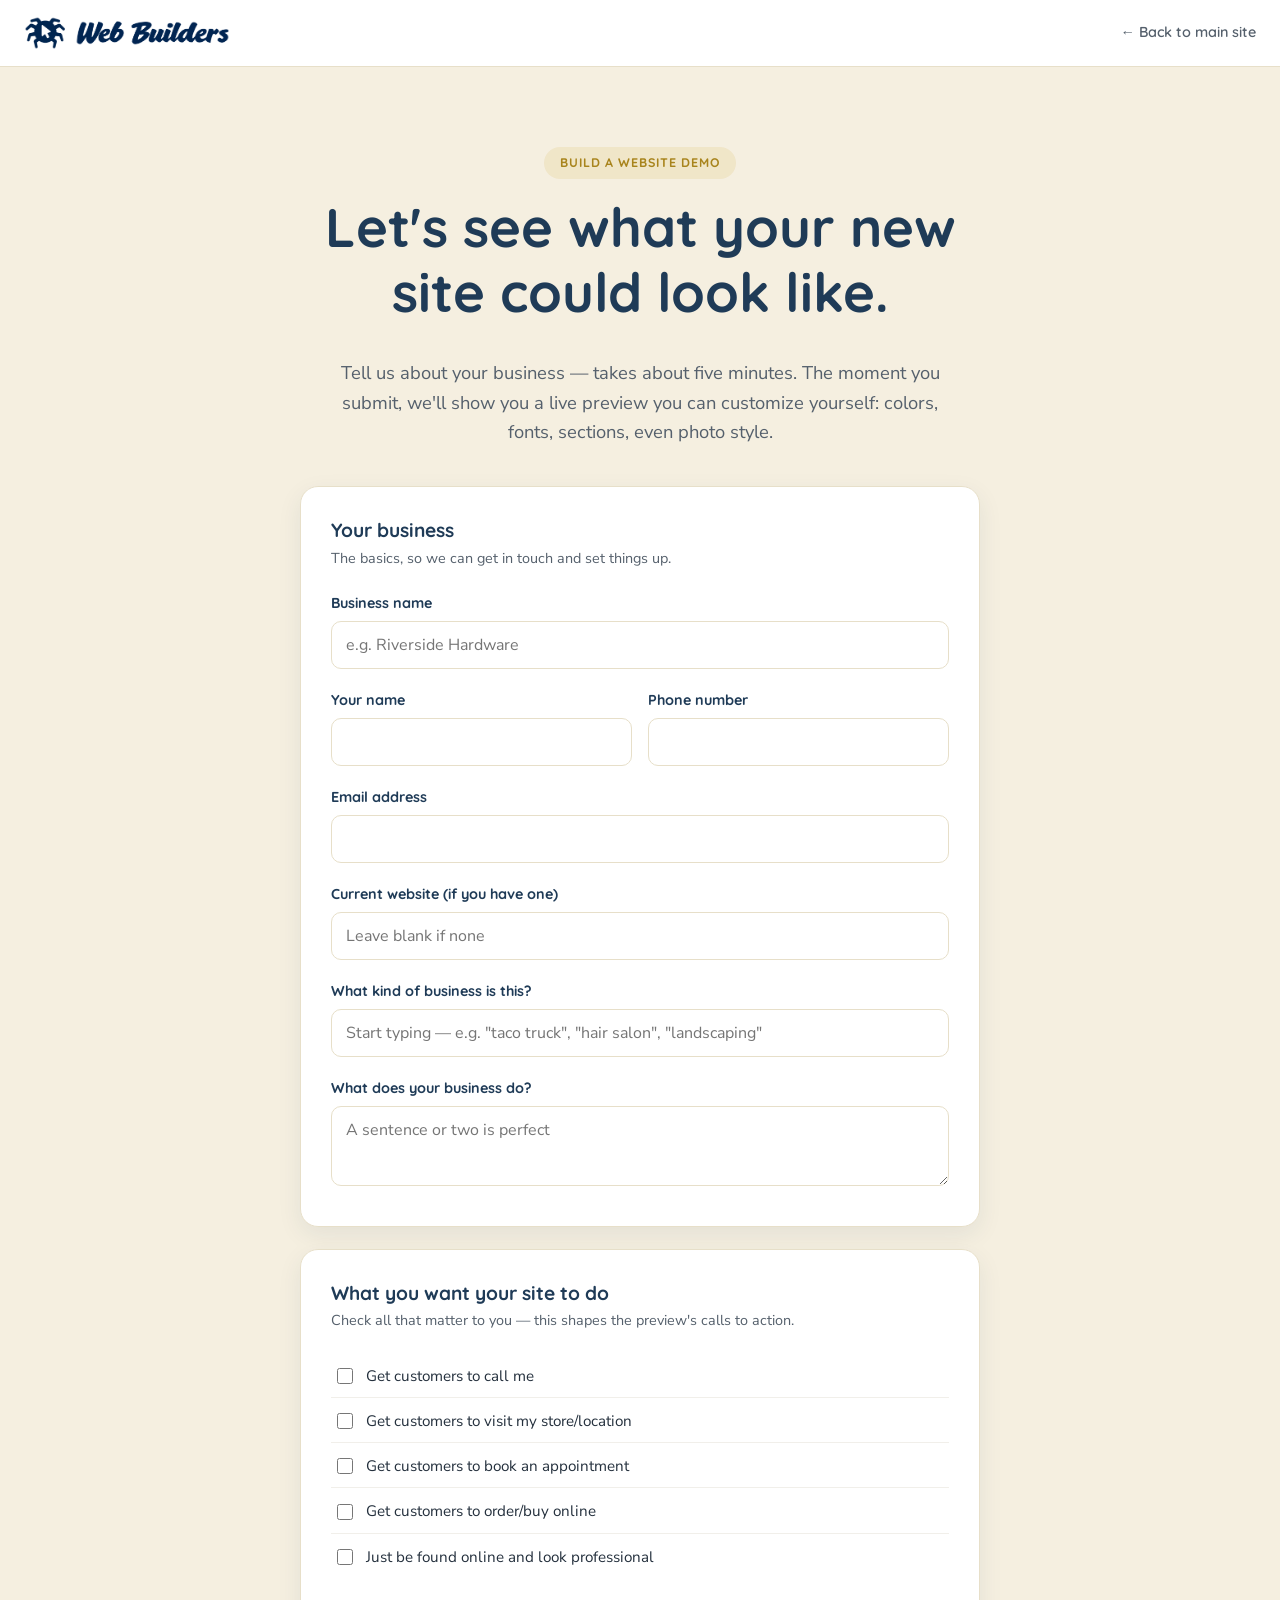
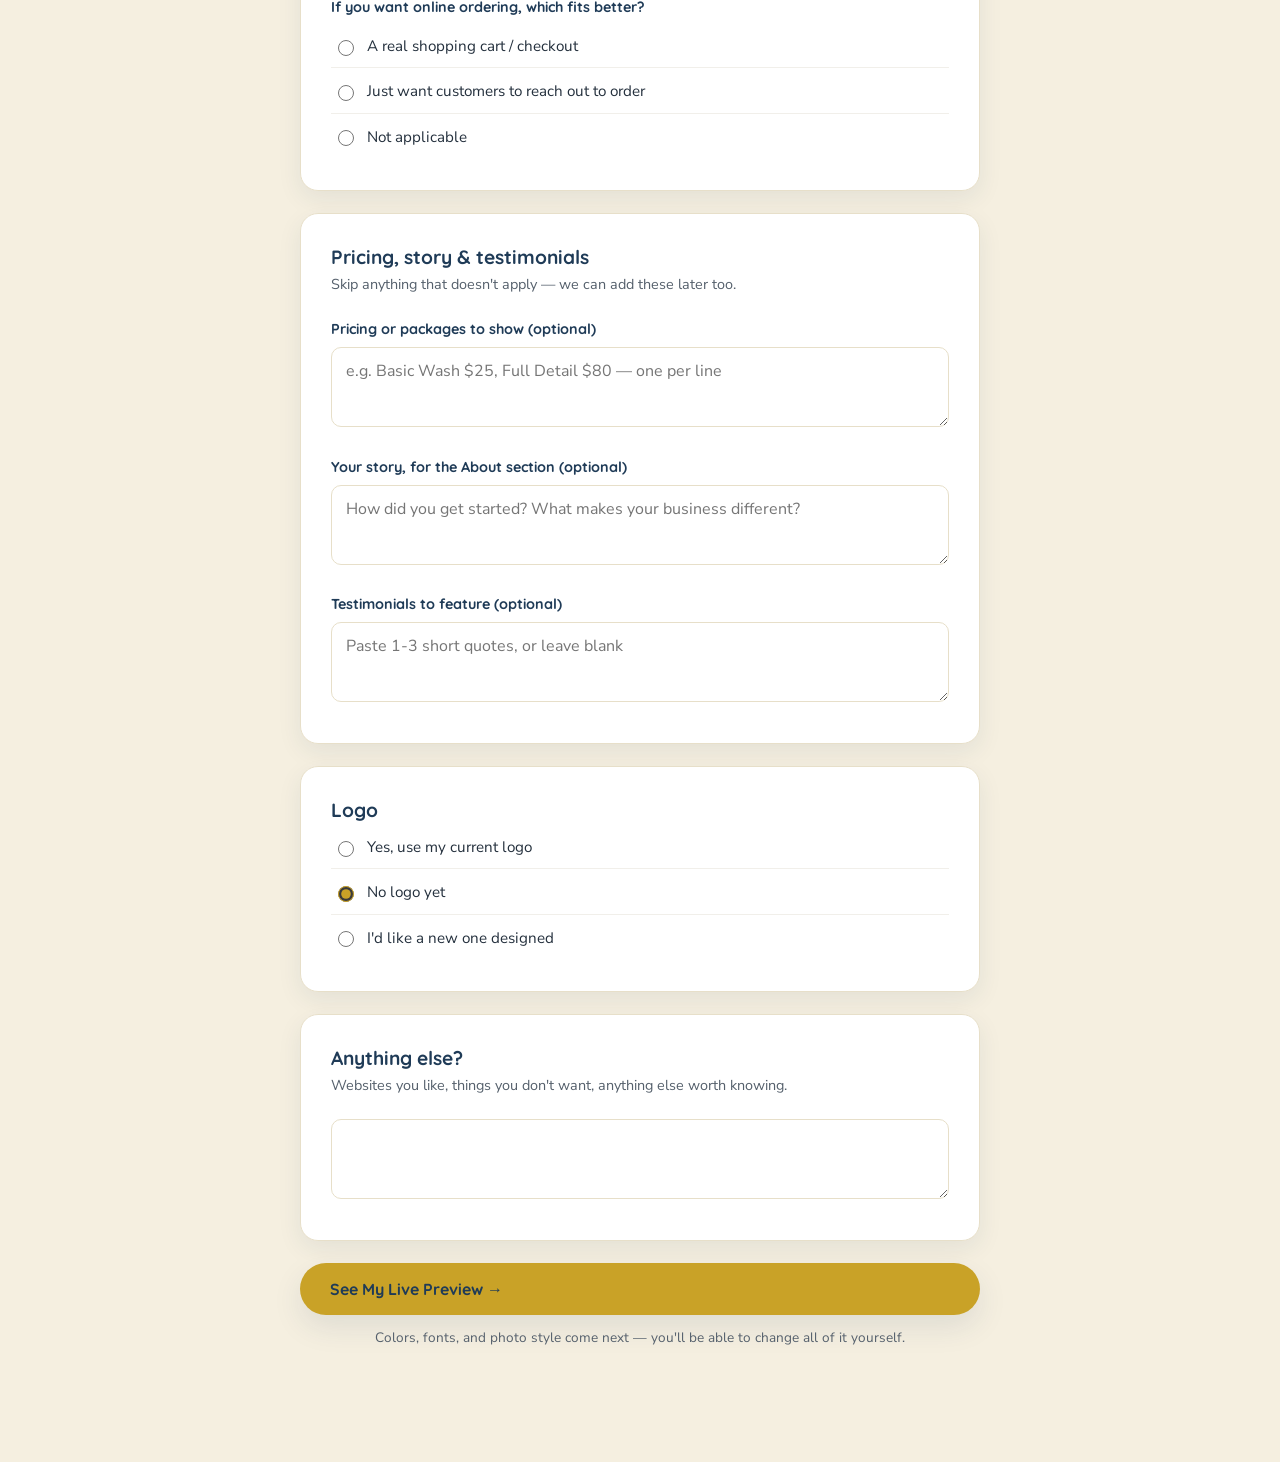
<file: demo.html>
<!DOCTYPE html>
<html lang="en">
<head>
<meta charset="UTF-8">
<meta name="viewport" content="width=device-width, initial-scale=1.0">
<title>Build Your Website Demo | Web Builders</title>
<meta name="description" content="Tell us about your business, then watch an instant preview of your new website come to life — customize colors, style, sections, and photos in real time.">
<link rel="icon" type="image/png" href="images/favicon-32.png">
<link rel="preconnect" href="https://fonts.googleapis.com">
<link rel="preconnect" href="https://fonts.gstatic.com" crossorigin>
<link href="https://fonts.googleapis.com/css2?family=Quicksand:wght@500;600;700&family=Nunito+Sans:wght@400;600;700&family=Poppins:wght@500;600;700&family=Inter:wght@400;500;600;700&family=Playfair+Display:wght@600;700&family=Lora:wght@400;600&family=Archivo:wght@600;700;800&display=swap" rel="stylesheet">
<link rel="stylesheet" href="css/style.css">
<link rel="stylesheet" href="css/demo-builder.css">
</head>
<body class="builder-page">

<header class="builder-header">
  <a href="index.html" class="brand">
    <img src="images/logo.png" alt="Web Builders">
  </a>
  <a href="index.html" class="builder-back-link">&larr; Back to main site</a>
</header>

<!-- ============ STEP 1: BUSINESS INFO ============ -->
<div id="step1">
  <div class="builder-intro" style="margin-top:32px;">
    <span class="eyebrow">Build a Website Demo</span>
    <h1>Let's see what your new site could look like.</h1>
    <p class="lede" style="margin:0 auto;">Tell us about your business — takes about five minutes. The moment you submit, we'll show you a live preview you can customize yourself: colors, fonts, sections, even photo style.</p>
  </div>

  <form class="builder-form" id="infoForm">
    <div class="builder-card">
      <h2>Your business</h2>
      <p class="card-sub">The basics, so we can get in touch and set things up.</p>
      <div class="builder-field">
        <label for="bizName">Business name</label>
        <input type="text" id="bizName" placeholder="e.g. Riverside Hardware">
      </div>
      <div class="builder-two-col">
        <div class="builder-field">
          <label for="contactName">Your name</label>
          <input type="text" id="contactName">
        </div>
        <div class="builder-field">
          <label for="phone">Phone number</label>
          <input type="tel" id="phone">
        </div>
      </div>
      <div class="builder-field">
        <label for="email">Email address</label>
        <input type="email" id="email">
      </div>
      <div class="builder-field">
        <label for="currentSite">Current website (if you have one)</label>
        <input type="text" id="currentSite" placeholder="Leave blank if none">
      </div>
      <div class="builder-field">
        <label for="business-category-input">What kind of business is this?</label>
        <div class="category-picker" id="category-picker">
          <input
            type="text"
            id="business-category-input"
            autocomplete="off"
            placeholder="Start typing — e.g. &quot;taco truck&quot;, &quot;hair salon&quot;, &quot;landscaping&quot;"
            role="combobox"
            aria-expanded="false"
            aria-controls="category-listbox"
            aria-autocomplete="list">
          <input type="hidden" id="business-category">
          <input type="hidden" id="business-category-raw">
          <div class="category-dropdown" id="category-listbox" role="listbox" hidden></div>
          <p class="category-match-note" id="category-match-note" hidden></p>
        </div>
      </div>
      <div class="builder-field">
        <label for="bizDescription">What does your business do?</label>
        <textarea id="bizDescription" placeholder="A sentence or two is perfect"></textarea>
      </div>
    </div>

    <div class="builder-card">
      <h2>What you want your site to do</h2>
      <p class="card-sub">Check all that matter to you — this shapes the preview's calls to action.</p>
      <div class="builder-option-list">
        <div class="builder-option-row"><input type="checkbox" class="goal-chk" value="Get customers to call"><span>Get customers to call me</span></div>
        <div class="builder-option-row"><input type="checkbox" class="goal-chk" value="Get customers to visit"><span>Get customers to visit my store/location</span></div>
        <div class="builder-option-row"><input type="checkbox" class="goal-chk" value="Get bookings"><span>Get customers to book an appointment</span></div>
        <div class="builder-option-row"><input type="checkbox" class="goal-chk" value="Get customers to order/buy online"><span>Get customers to order/buy online</span></div>
        <div class="builder-option-row"><input type="checkbox" class="goal-chk" value="Look professional online"><span>Just be found online and look professional</span></div>
      </div>
      <div class="builder-field" style="margin-top:18px;">
        <label>If you want online ordering, which fits better?</label>
        <div class="builder-option-list">
          <div class="builder-option-row"><input type="radio" name="orderStyle" value="Real shopping cart/checkout"><span>A real shopping cart / checkout</span></div>
          <div class="builder-option-row"><input type="radio" name="orderStyle" value="Contact-to-order is fine"><span>Just want customers to reach out to order</span></div>
          <div class="builder-option-row"><input type="radio" name="orderStyle" value="Not applicable"><span>Not applicable</span></div>
        </div>
      </div>
    </div>

    <div class="builder-card">
      <h2>Pricing, story &amp; testimonials</h2>
      <p class="card-sub">Skip anything that doesn't apply — we can add these later too.</p>
      <div class="builder-field">
        <label for="pricing">Pricing or packages to show (optional)</label>
        <textarea id="pricing" placeholder="e.g. Basic Wash $25, Full Detail $80 — one per line"></textarea>
      </div>
      <div class="builder-field">
        <label for="story">Your story, for the About section (optional)</label>
        <textarea id="story" placeholder="How did you get started? What makes your business different?"></textarea>
      </div>
      <div class="builder-field">
        <label for="testimonials">Testimonials to feature (optional)</label>
        <textarea id="testimonials" placeholder="Paste 1-3 short quotes, or leave blank"></textarea>
      </div>
    </div>

    <div class="builder-card">
      <h2>Logo</h2>
      <div class="builder-field">
        <div class="builder-option-list">
          <div class="builder-option-row"><input type="radio" name="logo" value="Use current logo"><span>Yes, use my current logo</span></div>
          <div class="builder-option-row"><input type="radio" name="logo" value="No logo yet" checked><span>No logo yet</span></div>
          <div class="builder-option-row"><input type="radio" name="logo" value="Want a new logo designed"><span>I'd like a new one designed</span></div>
        </div>
      </div>
    </div>

    <div class="builder-card">
      <h2>Anything else?</h2>
      <p class="card-sub">Websites you like, things you don't want, anything else worth knowing.</p>
      <div class="builder-field">
        <textarea id="notes"></textarea>
      </div>
    </div>

    <div class="builder-submit-bar">
      <button type="submit" class="btn btn-primary" style="width:100%;">See My Live Preview &rarr;</button>
      <p class="builder-submit-note">Colors, fonts, and photo style come next — you'll be able to change all of it yourself.</p>
    </div>
  </form>
</div>

<!-- ============ STEP 2: LIVE PREVIEW + CUSTOMIZE PANEL ============ -->
<div id="step2" hidden>
  <div class="preview-shell">
    <div class="preview-intro-bar">
      <button type="button" class="builder-back-link" id="backToInfo" style="background:none;border:none;cursor:pointer;margin-bottom:10px;">&larr; Edit my info</button>
      <h1 id="previewIntro">Here's a first look.</h1>
      <p>Use the panel to try different colors, fonts, sections, and photo styles — it updates instantly. When it feels right, send it to Brett.</p>
    </div>

    <div class="preview-frame">
      <div class="preview-frame-chrome">
        <span class="chrome-dot"></span><span class="chrome-dot"></span><span class="chrome-dot"></span>
        <span class="chrome-url" id="previewUrl">www.yourbusiness.com</span>
      </div>
      <iframe id="previewCanvas" title="Live website preview" scrolling="yes"></iframe>
    </div>
  </div>

  <div id="customizePanel">
    <div class="panel-header">
      <h3>Customize your site</h3>
      <p>Changes update the preview instantly.</p>
      <div class="panel-toggle-mobile" id="panelToggle">Tap to expand ▲</div>
    </div>
    <div class="panel-tabs">
      <button type="button" class="panel-tab active" data-pane="colors">Colors</button>
      <button type="button" class="panel-tab" data-pane="style">Font</button>
      <button type="button" class="panel-tab" data-pane="sections">Sections</button>
      <button type="button" class="panel-tab" data-pane="photos">Photos</button>
    </div>
    <div class="panel-body">
      <div class="panel-pane active" id="pane-colors">
        <div id="paletteOptions"></div>
      </div>
      <div class="panel-pane" id="pane-style">
        <div id="styleOptions"></div>
      </div>
      <div class="panel-pane" id="pane-sections">
        <div id="sectionList"></div>
      </div>
      <div class="panel-pane" id="pane-photos">
        <div id="photoOptions"></div>
      </div>
    </div>
    <div class="panel-footer">
      <button type="button" class="btn btn-primary" id="sendToBrett">Send This to Brett</button>
      <button type="button" class="btn btn-outline" id="copySummary">Copy Instead</button>
      <p id="sendStatus" hidden></p>
    </div>
  </div>
</div>

<script src="js/business-categories.js"></script>
<script src="js/category-picker.js"></script>
<script src="js/demo-builder.js"></script>
</body>
</html>
</file>
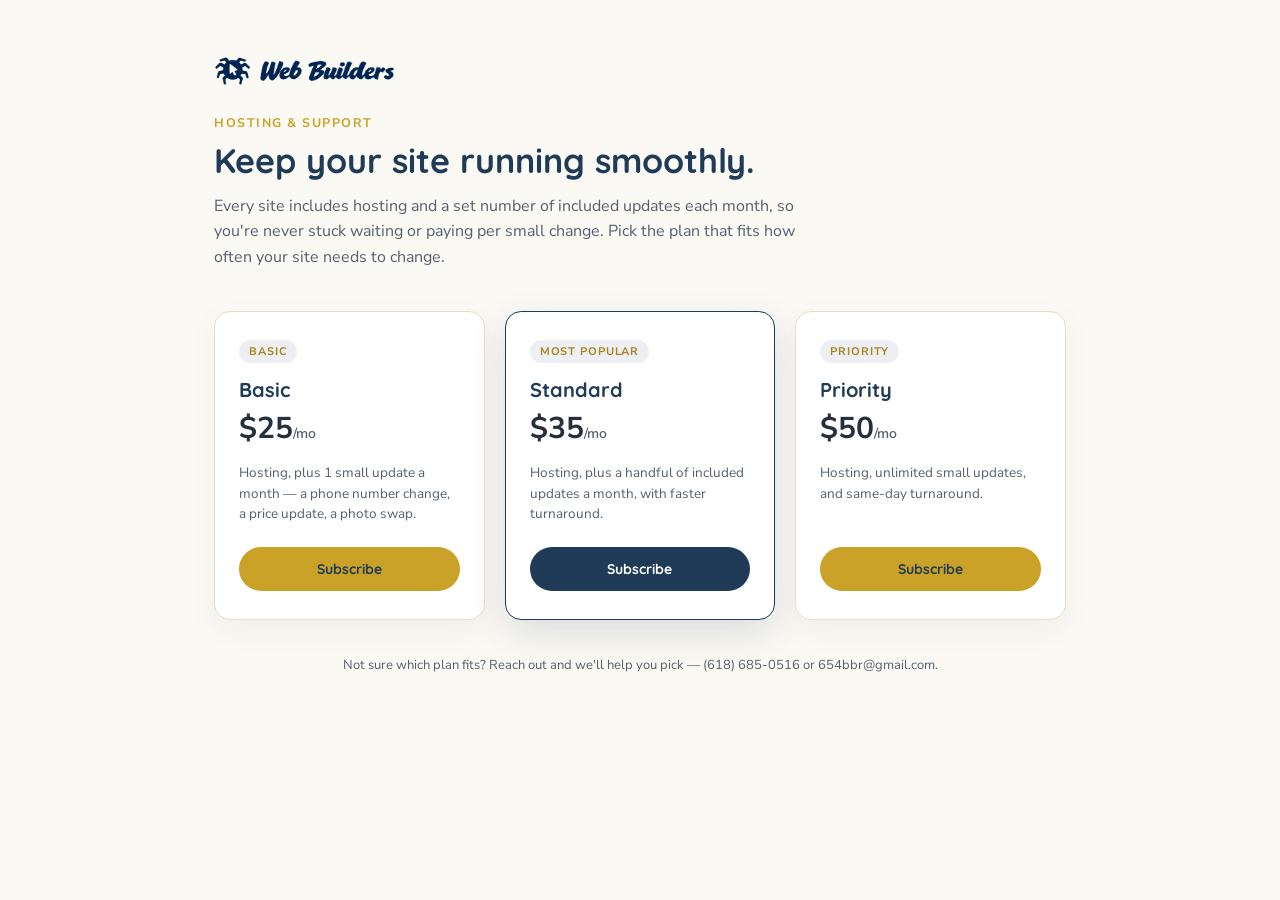
<file: hosting.html>
<!DOCTYPE html>
<html lang="en">
<head>
<meta charset="UTF-8">
<meta name="viewport" content="width=device-width, initial-scale=1.0">
<title>Hosting & Support Plans | Web Builders</title>
<link rel="icon" type="image/png" href="images/favicon-32.png">
<link rel="preconnect" href="https://fonts.googleapis.com">
<link href="https://fonts.googleapis.com/css2?family=Quicksand:wght@500;600;700&family=Nunito+Sans:wght@400;600;700&display=swap" rel="stylesheet">
<style>
  :root{
    --ink:#24303D;
    --ink-soft:#55606C;
    --line:#E7DFC9;
    --bg:#FBF9F4;
    --panel:#FFFFFF;
    --accent:#1F3B57;
    --accent-soft:rgba(31, 59, 87, 0.08);
    --gold:#C9A227;
    --gold-dark:#A8841C;
  }
  *{box-sizing:border-box;}
  body{
    margin:0;
    font-family:'Nunito Sans','Inter',sans-serif;
    background:var(--bg);
    color:var(--ink);
  }
  .page{
    max-width:900px;
    margin:0 auto;
    padding:56px 24px 100px;
  }
  .site-link{
    display:inline-flex;
    align-items:center;
    gap:9px;
    text-decoration:none;
    margin-bottom:28px;
  }
  .site-link img{ height:30px; width:auto; }
  .brand-mark{
    font-size:12.5px;
    letter-spacing:.12em;
    text-transform:uppercase;
    color:var(--gold);
    font-weight:700;
    margin-bottom:10px;
  }
  h1{
    font-family:'Quicksand','Poppins',sans-serif;
    color:var(--accent);
    font-size:34px;
    font-weight:700;
    line-height:1.2;
    margin:0 0 12px;
  }
  .intro{
    font-size:16px;
    line-height:1.6;
    color:var(--ink-soft);
    margin:0 0 40px;
    max-width:600px;
  }
  .tier-grid{
    display:grid;
    grid-template-columns:repeat(3, 1fr);
    gap:20px;
  }
  @media (max-width:760px){
    .tier-grid{ grid-template-columns:1fr; }
  }
  .tier-card{
    background:var(--panel);
    border:1px solid var(--line);
    border-radius:16px;
    padding:28px 24px;
    display:flex;
    flex-direction:column;
    box-shadow:0 10px 30px rgba(26,32,39,.05);
  }
  .tier-card.featured{
    border-color:var(--accent);
    box-shadow:0 14px 38px rgba(31,59,87,.14);
  }
  .tier-badge{
    align-self:flex-start;
    font-size:11px;
    font-weight:700;
    letter-spacing:.08em;
    text-transform:uppercase;
    color:var(--gold-dark);
    background:var(--accent-soft);
    border-radius:999px;
    padding:4px 10px;
    margin-bottom:14px;
  }
  .tier-name{
    font-family:'Quicksand','Poppins',sans-serif;
    font-size:20px;
    font-weight:700;
    color:var(--accent);
    margin:0 0 6px;
  }
  .tier-price{
    font-size:30px;
    font-weight:700;
    color:var(--ink);
    margin:0 0 4px;
  }
  .tier-price span{
    font-size:14px;
    font-weight:600;
    color:var(--ink-soft);
  }
  .tier-desc{
    font-size:13.5px;
    line-height:1.55;
    color:var(--ink-soft);
    margin:10px 0 22px;
    flex-grow:1;
  }
  .tier-btn{
    display:block;
    text-align:center;
    text-decoration:none;
    padding:13px;
    border-radius:999px;
    font-weight:700;
    font-size:14px;
    font-family:'Quicksand','Poppins',sans-serif;
    background:var(--gold);
    color:var(--accent);
    transition:transform .15s ease, background .15s ease;
  }
  .tier-btn:hover{ background:var(--gold-dark); transform:translateY(-2px); }
  .tier-card.featured .tier-btn{
    background:var(--accent);
    color:#fff;
  }
  .tier-card.featured .tier-btn:hover{ background:#16283a; }
  .note{
    margin-top:36px;
    font-size:13px;
    color:var(--ink-soft);
    text-align:center;
  }

  body{
    opacity:0;
    animation:page-fade-in 1.5s ease 1.8s forwards;
  }
  body.page-ready{ animation:page-fade-in 1.5s ease forwards; }
  @keyframes page-fade-in{ from{opacity:0;} to{opacity:1;} }
  @media (prefers-reduced-motion: reduce){
    body{ animation:none; opacity:1; }
  }
</style>
</head>
<body>
<div class="page">
  <a class="site-link" href="index.html">
    <img src="images/logo.png" alt="Web Builders">
  </a>
  <div class="brand-mark">Hosting &amp; Support</div>
  <h1>Keep your site running smoothly.</h1>
  <p class="intro">Every site includes hosting and a set number of included updates each month, so you're never stuck waiting or paying per small change. Pick the plan that fits how often your site needs to change.</p>

  <div class="tier-grid">
    <div class="tier-card">
      <div class="tier-badge">Basic</div>
      <div class="tier-name">Basic</div>
      <div class="tier-price">$25<span>/mo</span></div>
      <p class="tier-desc">Hosting, plus 1 small update a month &mdash; a phone number change, a price update, a photo swap.</p>
      <a class="tier-btn" href="https://buy.stripe.com/bJe4gz5NRbsgaE2aAW63K07">Subscribe</a>
    </div>
    <div class="tier-card featured">
      <div class="tier-badge">Most popular</div>
      <div class="tier-name">Standard</div>
      <div class="tier-price">$35<span>/mo</span></div>
      <p class="tier-desc">Hosting, plus a handful of included updates a month, with faster turnaround.</p>
      <a class="tier-btn" href="https://buy.stripe.com/fZu4gzeknfIwbI66kG63K08">Subscribe</a>
    </div>
    <div class="tier-card">
      <div class="tier-badge">Priority</div>
      <div class="tier-name">Priority</div>
      <div class="tier-price">$50<span>/mo</span></div>
      <p class="tier-desc">Hosting, unlimited small updates, and same-day turnaround.</p>
      <a class="tier-btn" href="https://buy.stripe.com/cNidR90tx7c06nMcJ463K09">Subscribe</a>
    </div>
  </div>

  <p class="note">Not sure which plan fits? Reach out and we'll help you pick &mdash; (618) 685-0516 or 654bbr@gmail.com.</p>
</div>
<script>
  document.addEventListener('DOMContentLoaded', function(){
    document.body.classList.add('page-ready');
  });
</script>
</body>
</html>
</file>
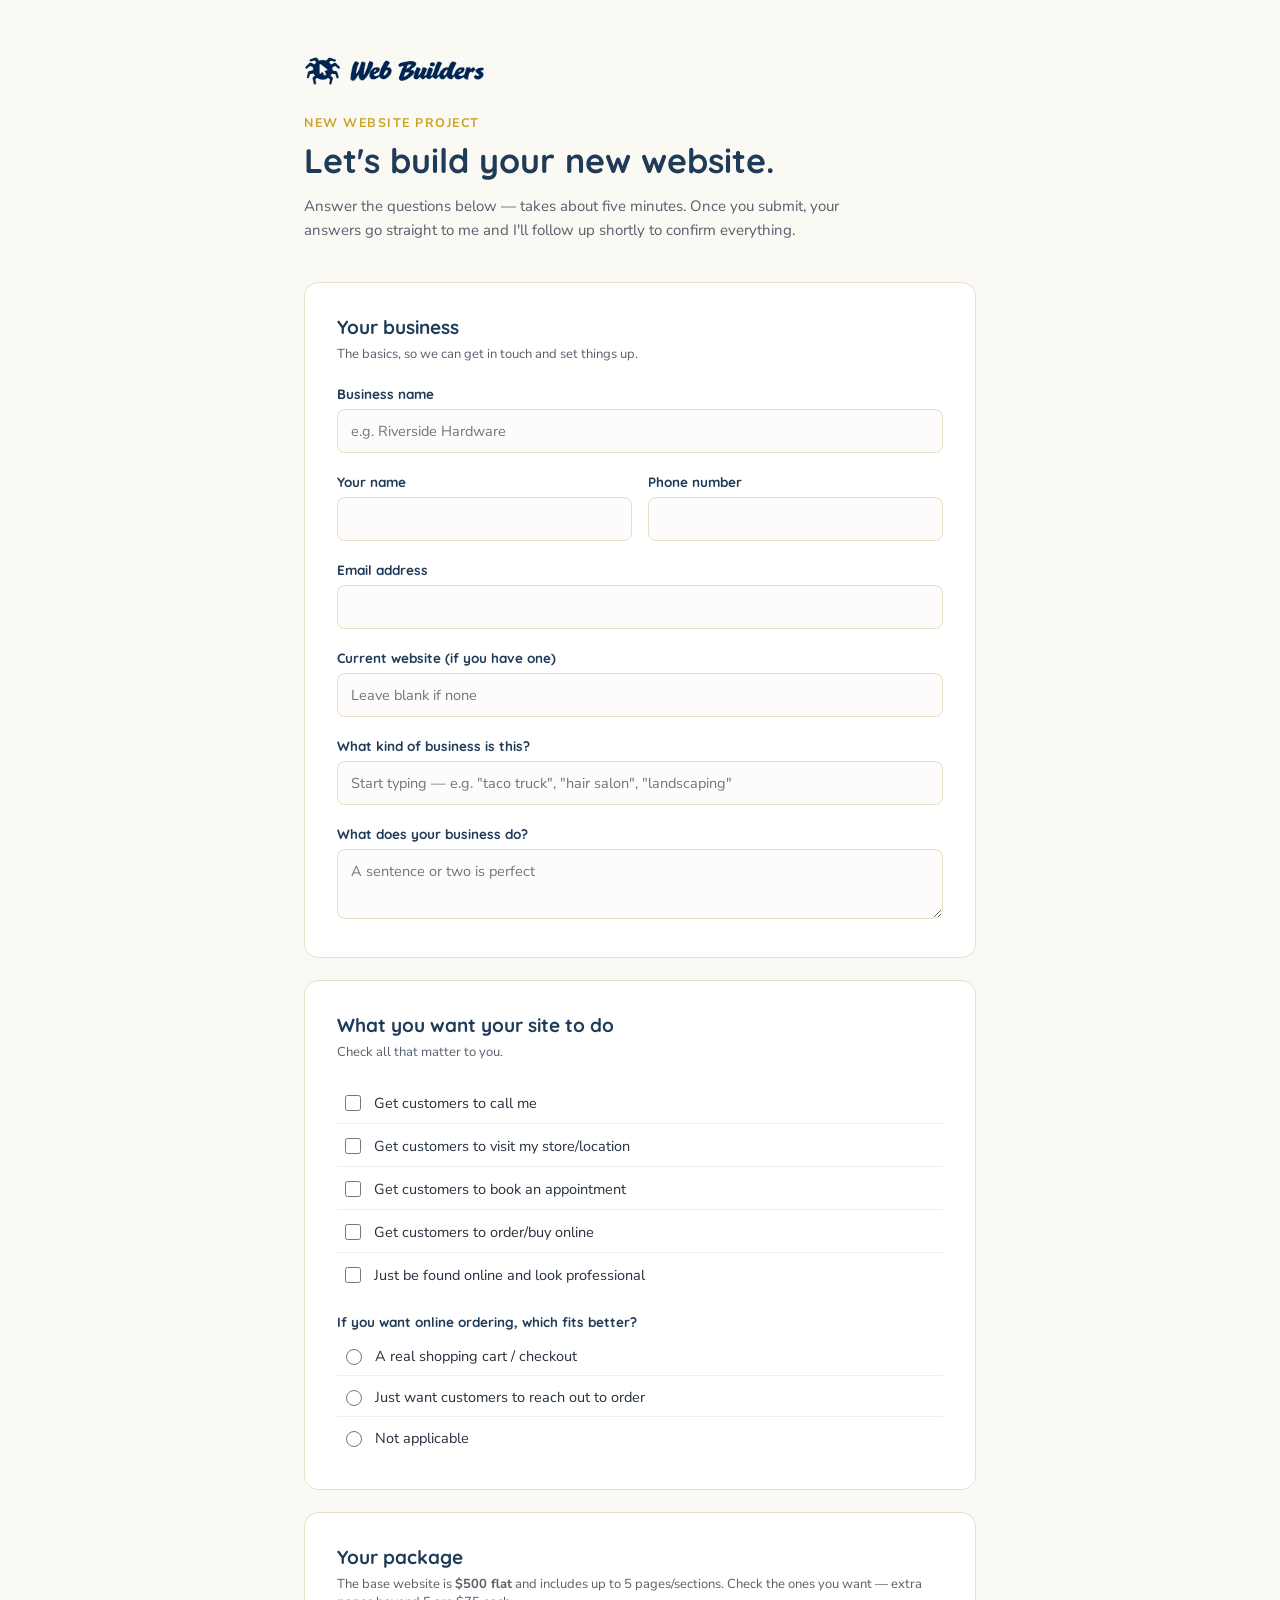
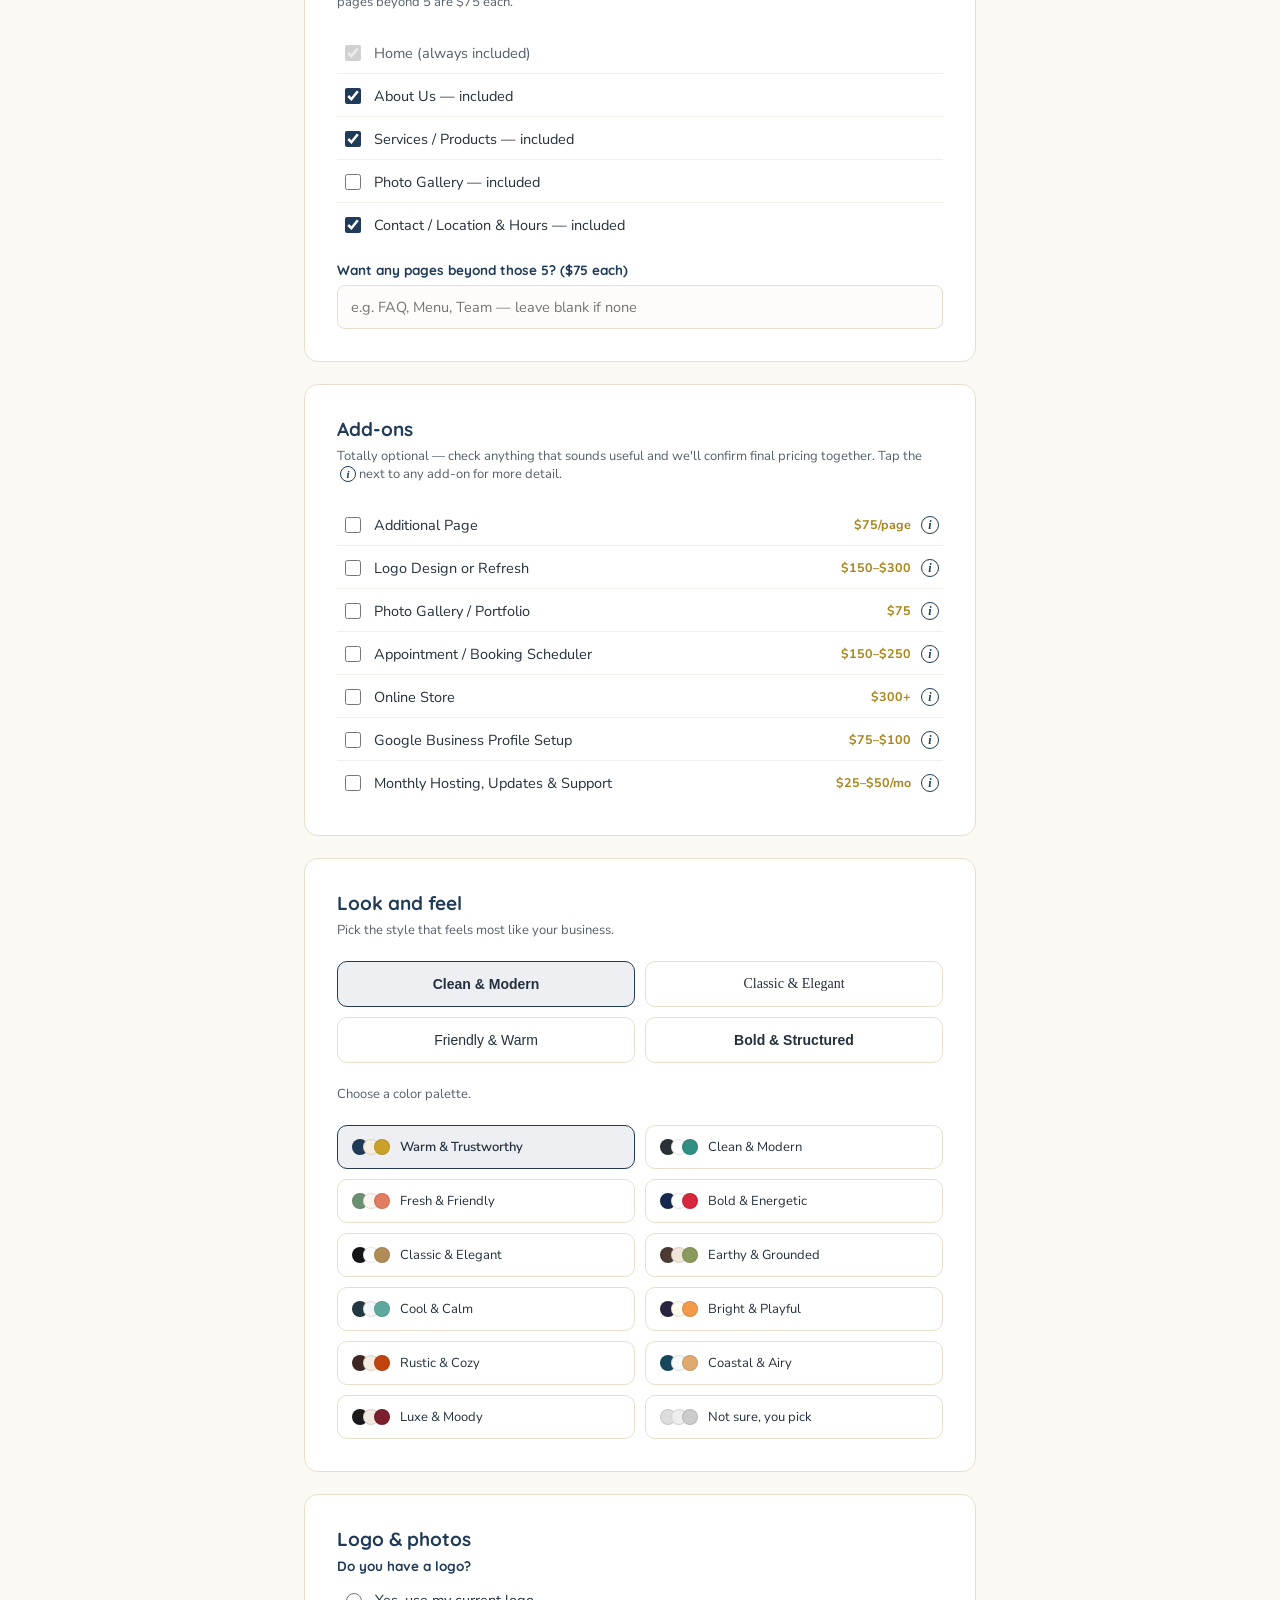
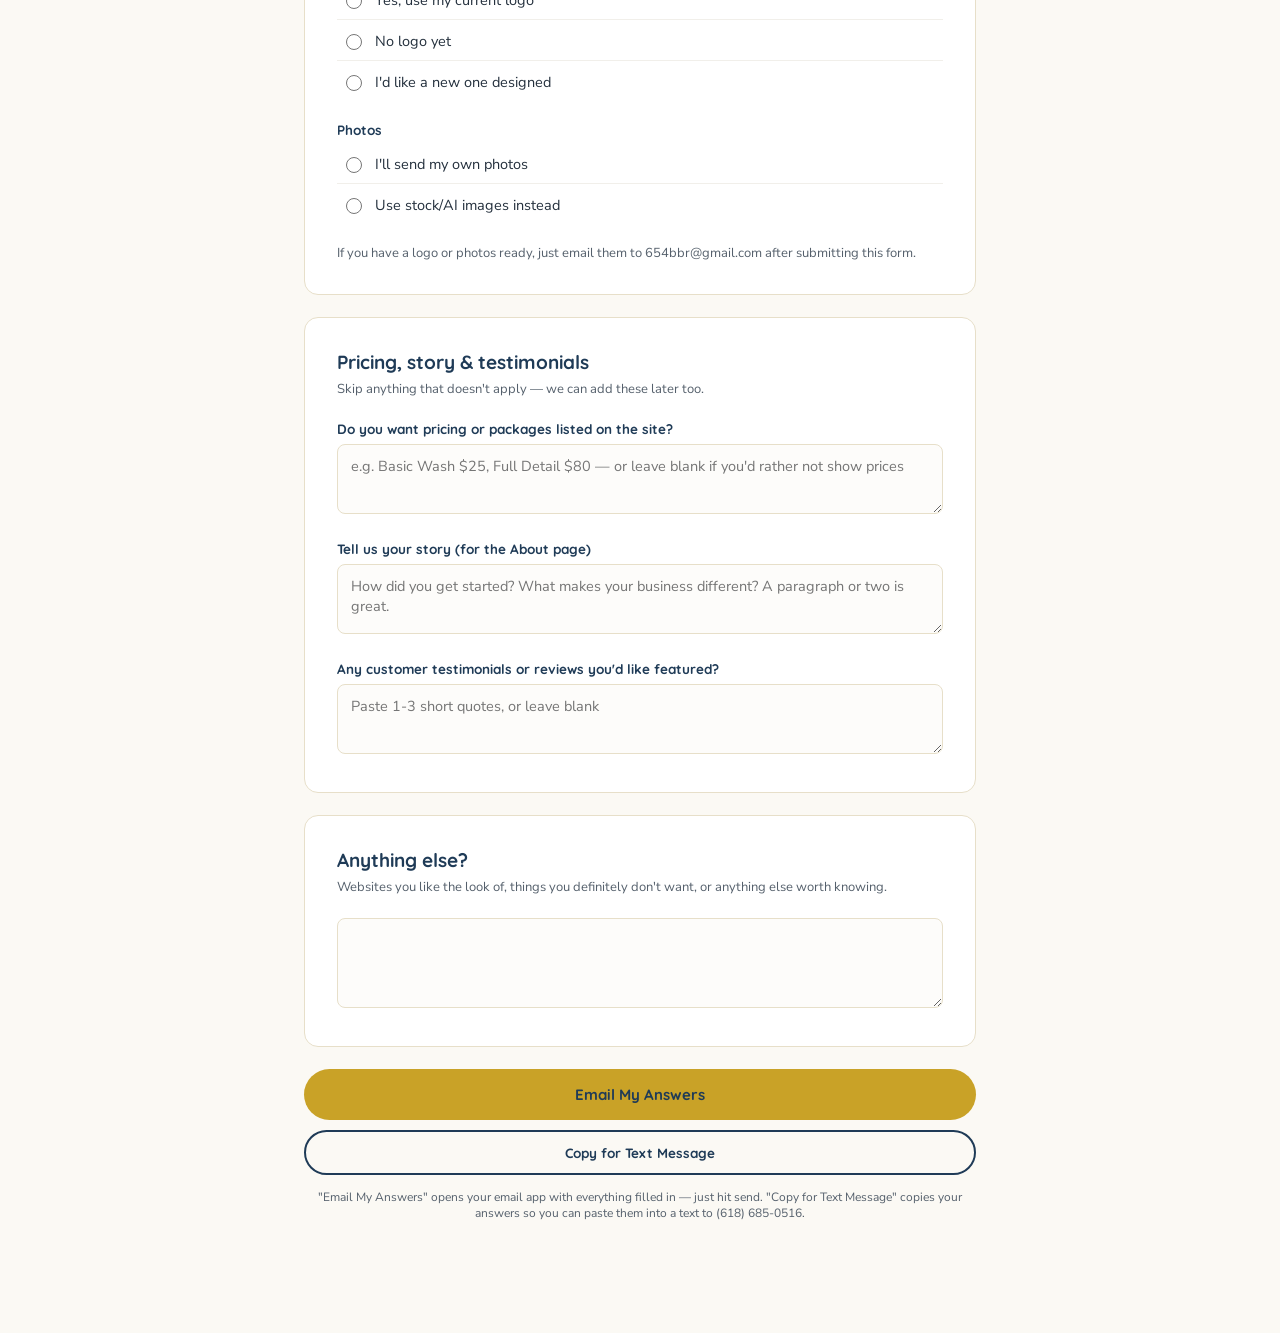
<file: start.html>
<!DOCTYPE html>
<html lang="en">
<head>
<meta charset="UTF-8">
<meta name="viewport" content="width=device-width, initial-scale=1.0">
<title>Start Your Website Project | Web Builders</title>
<link rel="icon" type="image/png" href="images/favicon-32.png">
<link rel="preconnect" href="https://fonts.googleapis.com">
<link href="https://fonts.googleapis.com/css2?family=Quicksand:wght@500;600;700&family=Nunito+Sans:wght@400;600;700&display=swap" rel="stylesheet">
<style>
  :root{
    --ink:#24303D;
    --ink-soft:#55606C;
    --line:#E7DFC9;
    --bg:#FBF9F4;
    --panel:#FFFFFF;
    --accent:#1F3B57;
    --accent-soft:rgba(31, 59, 87, 0.08);
    --gold:#C9A227;
    --gold-dark:#A8841C;
  }
  *{box-sizing:border-box;}
  body{
    margin:0;
    font-family:'Nunito Sans','Inter',sans-serif;
    background:var(--bg);
    color:var(--ink);
  }
  .page{
    max-width:720px;
    margin:0 auto;
    padding:56px 24px 100px;
  }
  .brand-mark{
    font-size:12.5px;
    letter-spacing:.12em;
    text-transform:uppercase;
    color:var(--gold);
    font-weight:700;
    margin-bottom:10px;
  }
  h1{
    font-family:'Quicksand','Poppins',sans-serif;
    color:var(--accent);
    font-size:34px;
    font-weight:700;
    line-height:1.2;
    margin:0 0 12px;
  }
  .intro{
    color:var(--ink-soft);
    font-size:15px;
    line-height:1.6;
    margin:0 0 40px;
    max-width:560px;
  }
  .card{
    background:var(--panel);
    border:1px solid var(--line);
    border-radius:14px;
    padding:32px;
    margin-bottom:22px;
  }
  .card h2{
    font-family:'Quicksand','Poppins',sans-serif;
    color:var(--accent);
    font-size:19px;
    font-weight:700;
    margin:0 0 6px;
  }
  .card .sub{
    font-size:13px;
    color:var(--ink-soft);
    margin:0 0 22px;
  }
  .field{ margin-bottom:20px; }
  .field:last-child{ margin-bottom:0; }
  label.field-label{
    display:block;
    font-family:'Quicksand','Poppins',sans-serif;
    font-size:13.5px;
    font-weight:700;
    color:var(--accent);
    margin-bottom:7px;
  }
  input[type="text"], input[type="email"], input[type="tel"], textarea{
    width:100%;
    padding:11px 13px;
    font-size:14.5px;
    font-family:inherit;
    color:var(--ink);
    border:1px solid var(--line);
    border-radius:8px;
    background:#FDFCFA;
  }
  input:focus, textarea:focus{
    outline:none;
    border-color:var(--accent);
    background:#fff;
  }
  textarea{ resize:vertical; min-height:70px; }
  .two-col{
    display:grid;
    grid-template-columns:1fr 1fr;
    gap:16px;
  }
  .option-list{ display:flex; flex-direction:column; gap:2px; }
  .option-row{
    display:flex;
    align-items:center;
    gap:10px;
    padding:9px 4px;
    font-size:14.5px;
    border-bottom:1px solid #F1EFEA;
  }
  .option-row:last-child{ border-bottom:none; }
  .option-row input{ width:16px; height:16px; accent-color:var(--accent); flex-shrink:0; }
  .option-row.locked{ color:var(--ink-soft); }
  .palette-grid{
    display:grid;
    grid-template-columns:1fr 1fr;
    gap:10px;
  }
  .palette-card{
    border:1px solid var(--line);
    border-radius:10px;
    padding:12px 14px;
    cursor:pointer;
    display:flex;
    align-items:center;
    gap:10px;
    font-size:13px;
  }
  .palette-card.selected{
    border-color:var(--accent);
    background:var(--accent-soft);
    font-weight:600;
  }
  .swatches{ display:flex; }
  .swatches span{
    width:16px; height:16px; border-radius:50%;
    border:1px solid rgba(0,0,0,.1);
    margin-left:-5px;
  }
  .swatches span:first-child{ margin-left:0; }
  .style-grid{
    display:grid;
    grid-template-columns:1fr 1fr;
    gap:10px;
  }
  .style-card{
    border:1px solid var(--line);
    border-radius:10px;
    padding:14px;
    text-align:center;
    cursor:pointer;
    font-size:14px;
  }
  .style-card.selected{
    border-color:var(--accent);
    background:var(--accent-soft);
    font-weight:600;
  }
  .submit-bar{
    margin-top:8px;
    display:flex;
    flex-direction:column;
    gap:10px;
  }
  .btn-primary{
    width:100%;
    padding:16px;
    border:none;
    border-radius:999px;
    background:var(--gold);
    color:var(--accent);
    font-size:15px;
    font-weight:700;
    font-family:'Quicksand','Poppins',sans-serif;
    cursor:pointer;
    transition:transform 0.15s ease, background 0.15s ease;
  }
  .btn-primary:hover{ background:var(--gold-dark); transform:translateY(-2px); }
  .btn-secondary{
    width:100%;
    padding:12px;
    border:2px solid var(--accent);
    border-radius:999px;
    background:transparent;
    color:var(--accent);
    font-size:13.5px;
    font-weight:700;
    font-family:'Quicksand','Poppins',sans-serif;
    cursor:pointer;
  }
  .btn-secondary:hover{ background:var(--accent); color:#fff; }
  .status-msg{
    display:none;
    font-size:13px;
    color:var(--accent);
    background:var(--accent-soft);
    border-radius:8px;
    padding:11px 14px;
    text-align:center;
  }
  .status-msg.show{ display:block; }
  .required-note{
    font-size:12px;
    color:var(--ink-soft);
    text-align:center;
    margin-top:4px;
  }

  /* ---- add-ons ---- */
  .addon-item{ border-bottom:1px solid #F1EFEA; }
  .addon-item:last-child{ border-bottom:none; }
  .addon-row{ border-bottom:none; padding:9px 4px; flex-wrap:wrap; }
  .addon-label{ flex:1 1 auto; cursor:pointer; }
  .addon-price{
    font-size:12.5px;
    font-weight:700;
    color:var(--gold-dark);
    white-space:nowrap;
    margin-left:auto;
  }
  .info-dot{
    width:18px;
    height:18px;
    border-radius:50%;
    border:1.5px solid var(--accent);
    color:var(--accent);
    background:none;
    font-family:Georgia,serif;
    font-style:italic;
    font-size:12px;
    font-weight:700;
    line-height:1;
    display:inline-flex;
    align-items:center;
    justify-content:center;
    cursor:pointer;
    flex-shrink:0;
    padding:0;
  }
  .info-dot:hover, .info-dot:focus{ background:var(--accent); color:#fff; outline:none; }
  span.info-dot{ cursor:default; margin-left:3px; width:16px; height:16px; font-size:11px; }
  .addon-detail{
    font-size:13px;
    line-height:1.5;
    color:var(--ink-soft);
    background:var(--accent-soft);
    border-radius:8px;
    padding:10px 12px;
    margin:0 4px 10px;
  }

  /* ---- attach-images modal ---- */
  .modal-overlay{
    position:fixed;
    inset:0;
    background:rgba(36,48,61,0.55);
    display:flex;
    align-items:center;
    justify-content:center;
    padding:20px;
    z-index:200;
  }
  .modal-overlay[hidden]{ display:none; }
  .modal-box{
    background:#fff;
    border-radius:14px;
    padding:24px;
    max-width:380px;
    width:100%;
    box-shadow:0 20px 50px rgba(26,32,39,.25);
  }
  .modal-box h3{
    font-family:'Quicksand','Poppins',sans-serif;
    color:var(--accent);
    font-weight:700;
    margin:0 0 10px;
  }
  .modal-box p{ font-size:14px; line-height:1.55; color:var(--ink); margin:0; }
  .modal-actions{
    display:flex;
    flex-direction:column;
    gap:10px;
    margin-top:20px;
  }

  /* ---- business category picker ---- */
  .cat-picker{ position:relative; }
  .cat-dropdown{
    position:absolute;
    z-index:20;
    top:calc(100% + 6px);
    left:0;
    right:0;
    max-height:280px;
    overflow-y:auto;
    background:#fff;
    border:1px solid var(--line);
    border-radius:10px;
    box-shadow:0 14px 34px rgba(26,32,39,.12);
    padding:6px 0;
  }
  .cat-group-label{
    font-family:'Manrope',sans-serif;
    font-weight:700;
    font-size:11px;
    letter-spacing:.08em;
    text-transform:uppercase;
    color:var(--gold);
    padding:9px 14px 3px;
  }
  .cat-option{
    padding:8px 14px;
    font-size:14px;
    color:var(--ink);
    cursor:pointer;
  }
  .cat-option:hover, .cat-option.active{
    background:var(--accent-soft);
    color:var(--accent);
  }
  .cat-empty{
    padding:12px 14px;
    font-size:13px;
    color:var(--ink-soft);
  }
  .cat-note{
    font-size:13px;
    margin:10px 0 0;
    padding:9px 12px;
    border-radius:8px;
    background:var(--accent-soft);
    color:var(--accent);
    line-height:1.5;
  }
  .cat-note.uncertain{
    background:#FBF2E3;
    color:#8A6A1F;
  }
  .site-link{
    display:inline-flex;
    align-items:center;
    gap:9px;
    text-decoration:none;
    margin-bottom:28px;
  }
  .site-link img{ height:30px; width:auto; }
  .site-link span{
    font-family:'Quicksand','Poppins',sans-serif;
    font-weight:700;
    font-size:1rem;
    color:var(--accent);
  }

  /* Page fade-in on load — matches the main Web Builders site */
  body{
    opacity:0;
    animation:page-fade-in 1.5s ease 1.8s forwards;
  }
  body.page-ready{ animation:page-fade-in 1.5s ease forwards; }
  @keyframes page-fade-in{ from{opacity:0;} to{opacity:1;} }
  @media (prefers-reduced-motion: reduce){
    body{ animation:none; opacity:1; }
  }
</style>
</head>
<body>
<div class="page">
  <a class="site-link" href="index.html">
    <img src="images/logo.png" alt="Web Builders">
  </a>
  <div class="brand-mark">New Website Project</div>
  <h1>Let's build your new website.</h1>
  <p class="intro">Answer the questions below — takes about five minutes. Once you submit, your answers go straight to me and I'll follow up shortly to confirm everything.</p>

  <div class="card">
    <h2>Your business</h2>
    <p class="sub">The basics, so we can get in touch and set things up.</p>
    <div class="field">
      <label class="field-label">Business name</label>
      <input type="text" id="bizName" placeholder="e.g. Riverside Hardware">
    </div>
    <div class="two-col">
      <div class="field">
        <label class="field-label">Your name</label>
        <input type="text" id="contactName">
      </div>
      <div class="field">
        <label class="field-label">Phone number</label>
        <input type="tel" id="phone">
      </div>
    </div>
    <div class="field">
      <label class="field-label">Email address</label>
      <input type="email" id="email">
    </div>
    <div class="field">
      <label class="field-label">Current website (if you have one)</label>
      <input type="text" id="currentSite" placeholder="Leave blank if none">
    </div>
    <div class="field">
      <label class="field-label">What kind of business is this?</label>
      <div class="cat-picker" id="catPicker">
        <input
          type="text"
          id="bizCategoryInput"
          autocomplete="off"
          placeholder="Start typing — e.g. &quot;taco truck&quot;, &quot;hair salon&quot;, &quot;landscaping&quot;"
          role="combobox"
          aria-expanded="false"
          aria-controls="catDropdown"
          aria-autocomplete="list">
        <input type="hidden" id="bizCategory">
        <input type="hidden" id="bizCategoryRaw">
        <div class="cat-dropdown" id="catDropdown" role="listbox" hidden></div>
        <p class="cat-note" id="catNote" hidden></p>
      </div>
    </div>
    <div class="field">
      <label class="field-label">What does your business do?</label>
      <textarea id="bizDescription" placeholder="A sentence or two is perfect"></textarea>
    </div>
  </div>

  <div class="card">
    <h2>What you want your site to do</h2>
    <p class="sub">Check all that matter to you.</p>
    <div class="option-list" id="goalList">
      <div class="option-row"><input type="checkbox" class="goal-chk" value="Get customers to call"><span>Get customers to call me</span></div>
      <div class="option-row"><input type="checkbox" class="goal-chk" value="Get customers to visit"><span>Get customers to visit my store/location</span></div>
      <div class="option-row"><input type="checkbox" class="goal-chk" value="Get bookings"><span>Get customers to book an appointment</span></div>
      <div class="option-row"><input type="checkbox" class="goal-chk" value="Get online orders"><span>Get customers to order/buy online</span></div>
      <div class="option-row"><input type="checkbox" class="goal-chk" value="Look professional online"><span>Just be found online and look professional</span></div>
    </div>
    <div class="field" style="margin-top:18px;">
      <label class="field-label">If you want online ordering, which fits better?</label>
      <div class="option-list">
        <div class="option-row"><input type="radio" name="orderStyle" value="Real shopping cart/checkout"><span>A real shopping cart / checkout</span></div>
        <div class="option-row"><input type="radio" name="orderStyle" value="Contact-to-order is fine"><span>Just want customers to reach out to order</span></div>
        <div class="option-row"><input type="radio" name="orderStyle" value="Not applicable"><span>Not applicable</span></div>
      </div>
    </div>
  </div>

  <div class="card">
    <h2>Your package</h2>
    <p class="sub">The base website is <strong>$500 flat</strong> and includes up to 5 pages/sections. Check the ones you want — extra pages beyond 5 are $75 each.</p>
    <div class="option-list">
      <div class="option-row locked"><input type="checkbox" checked disabled><span>Home (always included)</span></div>
      <div class="option-row"><input type="checkbox" id="pgAbout" checked><span>About Us — included</span></div>
      <div class="option-row"><input type="checkbox" id="pgServices" checked><span>Services / Products — included</span></div>
      <div class="option-row"><input type="checkbox" id="pgGallery"><span>Photo Gallery — included</span></div>
      <div class="option-row"><input type="checkbox" id="pgContact" checked><span>Contact / Location &amp; Hours — included</span></div>
    </div>
    <div class="field" style="margin-top:16px;">
      <label class="field-label">Want any pages beyond those 5? ($75 each)</label>
      <input type="text" id="extraPages" placeholder="e.g. FAQ, Menu, Team — leave blank if none">
    </div>
  </div>

  <div class="card">
    <h2>Add-ons</h2>
    <p class="sub">Totally optional — check anything that sounds useful and we'll confirm final pricing together. Tap the <span class="info-dot" aria-hidden="true">i</span> next to any add-on for more detail.</p>
    <div class="option-list" id="addonList">
      <div class="addon-item">
        <div class="option-row addon-row">
          <input type="checkbox" class="addon-chk" id="addon1" value="Additional Page — $75/page">
          <label for="addon1" class="addon-label">Additional Page</label>
          <span class="addon-price">$75/page</span>
          <button type="button" class="info-dot" data-target="addon-detail-1" aria-label="More info about Additional Page">i</button>
        </div>
        <p class="addon-detail" id="addon-detail-1" hidden>The base site includes up to 5 sections. If you need more — an FAQ page, a Team page, a Menu, Testimonials, or a dedicated page for a specific service — each one is added individually. Worth it if you have a topic customers ask about often enough that it deserves its own page.</p>
      </div>
      <div class="addon-item">
        <div class="option-row addon-row">
          <input type="checkbox" class="addon-chk" id="addon2" value="Logo Design or Refresh — $150-$300">
          <label for="addon2" class="addon-label">Logo Design or Refresh</label>
          <span class="addon-price">$150&ndash;$300</span>
          <button type="button" class="info-dot" data-target="addon-detail-2" aria-label="More info about Logo Design or Refresh">i</button>
        </div>
        <p class="addon-detail" id="addon-detail-2" hidden>A designed logo for businesses that don't have one yet, or a cleanup/modernization of an existing logo that looks outdated or doesn't work well on a website. Worth it if your current logo is low-resolution, made for a business card, or you don't have one at all.</p>
      </div>
      <div class="addon-item">
        <div class="option-row addon-row">
          <input type="checkbox" class="addon-chk" id="addon3" value="Photo Gallery / Portfolio — $75">
          <label for="addon3" class="addon-label">Photo Gallery / Portfolio</label>
          <span class="addon-price">$75</span>
          <button type="button" class="info-dot" data-target="addon-detail-3" aria-label="More info about Photo Gallery / Portfolio">i</button>
        </div>
        <p class="addon-detail" id="addon-detail-3" hidden>A dedicated section or page showing off real photos of your work — finished projects, products, your space, or your team in action. Worth it if your work is visual — contractors, salons, restaurants, artists, and anyone whose past work is the best sales pitch they have.</p>
      </div>
      <div class="addon-item">
        <div class="option-row addon-row">
          <input type="checkbox" class="addon-chk" id="addon4" value="Appointment / Booking Scheduler — $150-$250">
          <label for="addon4" class="addon-label">Appointment / Booking Scheduler</label>
          <span class="addon-price">$150&ndash;$250</span>
          <button type="button" class="info-dot" data-target="addon-detail-4" aria-label="More info about Appointment / Booking Scheduler">i</button>
        </div>
        <p class="addon-detail" id="addon-detail-4" hidden>Lets customers book a time directly on your website instead of calling to check availability. Worth it if you're currently playing phone tag to schedule appointments, or a lot of your business depends on booked time slots.</p>
      </div>
      <div class="addon-item">
        <div class="option-row addon-row">
          <input type="checkbox" class="addon-chk" id="addon5" value="Online Store — $300+">
          <label for="addon5" class="addon-label">Online Store</label>
          <span class="addon-price">$300+</span>
          <button type="button" class="info-dot" data-target="addon-detail-5" aria-label="More info about Online Store">i</button>
        </div>
        <p class="addon-detail" id="addon-detail-5" hidden>A real shopping cart and checkout so customers can buy directly from your site. $300 covers up to 20 products and standard checkout. Worth it if people are already trying to buy from you online, or your product is easy to sell without someone needing to see or try it first.</p>
      </div>
      <div class="addon-item">
        <div class="option-row addon-row">
          <input type="checkbox" class="addon-chk" id="addon6" value="Google Business Profile Setup — $75-$100">
          <label for="addon6" class="addon-label">Google Business Profile Setup</label>
          <span class="addon-price">$75&ndash;$100</span>
          <button type="button" class="info-dot" data-target="addon-detail-6" aria-label="More info about Google Business Profile Setup">i</button>
        </div>
        <p class="addon-detail" id="addon-detail-6" hidden>Your free Google listing — the one that shows your hours, reviews, and location when someone searches your business name or "near me." Often the single highest-impact, lowest-cost thing a local business can do.</p>
      </div>
      <div class="addon-item">
        <div class="option-row addon-row">
          <input type="checkbox" class="addon-chk" id="addon7" value="Monthly Hosting, Updates & Support — $25-$50/mo">
          <label for="addon7" class="addon-label">Monthly Hosting, Updates &amp; Support</label>
          <span class="addon-price">$25&ndash;$50/mo</span>
          <button type="button" class="info-dot" data-target="addon-detail-7" aria-label="More info about Monthly Hosting, Updates & Support">i</button>
        </div>
        <p class="addon-detail" id="addon-detail-7" hidden>An optional monthly retainer instead of paying per-change — covers hosting and a set number of included updates each month. Worth it if your site's info changes often and you'd rather have it handled than request-and-pay each time.</p>
      </div>
    </div>
  </div>

  <div class="card">
    <h2>Look and feel</h2>
    <p class="sub">Pick the style that feels most like your business.</p>
    <div class="style-grid" id="styleGrid">
      <div class="style-card selected" data-val="Clean & modern" style="font-family:'Manrope',sans-serif;">Clean & Modern</div>
      <div class="style-card" data-val="Classic & elegant" style="font-family:Georgia,serif;">Classic & Elegant</div>
      <div class="style-card" data-val="Friendly & warm" style="font-family:'Manrope',sans-serif;">Friendly & Warm</div>
      <div class="style-card" data-val="Bold & structured" style="font-family:'Manrope',sans-serif; font-weight:700;">Bold & Structured</div>
    </div>
    <p class="sub" style="margin-top:22px;">Choose a color palette.</p>
    <div class="palette-grid" id="paletteGrid">
      <div class="palette-card selected" data-val="Warm & trustworthy — deep blue, cream, gold">
        <span class="swatches"><span style="background:#1F3B57"></span><span style="background:#F5EFE0"></span><span style="background:#C9A227"></span></span>
        Warm & Trustworthy
      </div>
      <div class="palette-card" data-val="Clean & modern — charcoal, white, teal">
        <span class="swatches"><span style="background:#2B2F36"></span><span style="background:#FFFFFF"></span><span style="background:#2F8F82"></span></span>
        Clean & Modern
      </div>
      <div class="palette-card" data-val="Fresh & friendly — sage, cream, coral">
        <span class="swatches"><span style="background:#6B8F71"></span><span style="background:#FBF7F0"></span><span style="background:#E27D60"></span></span>
        Fresh & Friendly
      </div>
      <div class="palette-card" data-val="Bold & energetic — navy, white, red">
        <span class="swatches"><span style="background:#142850"></span><span style="background:#FFFFFF"></span><span style="background:#D7263D"></span></span>
        Bold & Energetic
      </div>
      <div class="palette-card" data-val="Classic & elegant — black, white, muted gold">
        <span class="swatches"><span style="background:#14161A"></span><span style="background:#FFFFFF"></span><span style="background:#B08D57"></span></span>
        Classic & Elegant
      </div>
      <div class="palette-card" data-val="Earthy & grounded — umber, sand, moss green">
        <span class="swatches"><span style="background:#4B3B32"></span><span style="background:#F1E6D8"></span><span style="background:#8A9A5B"></span></span>
        Earthy & Grounded
      </div>
      <div class="palette-card" data-val="Cool & calm — slate navy, icy white, seafoam teal">
        <span class="swatches"><span style="background:#223843"></span><span style="background:#F4F7F7"></span><span style="background:#5FA8A0"></span></span>
        Cool & Calm
      </div>
      <div class="palette-card" data-val="Bright & playful — deep plum, cream, marigold">
        <span class="swatches"><span style="background:#2B2440"></span><span style="background:#FFFBEF"></span><span style="background:#F2994A"></span></span>
        Bright & Playful
      </div>
      <div class="palette-card" data-val="Rustic & cozy — espresso brown, linen, burnt rust">
        <span class="swatches"><span style="background:#3E2723"></span><span style="background:#F5EDE4"></span><span style="background:#C1440E"></span></span>
        Rustic & Cozy
      </div>
      <div class="palette-card" data-val="Coastal & airy — ocean blue, white, sandy tan">
        <span class="swatches"><span style="background:#17475E"></span><span style="background:#F7FAFB"></span><span style="background:#E0A96D"></span></span>
        Coastal & Airy
      </div>
      <div class="palette-card" data-val="Luxe & moody — near-black, ivory, deep wine">
        <span class="swatches"><span style="background:#1B1B1E"></span><span style="background:#F0EAE0"></span><span style="background:#7A1F2B"></span></span>
        Luxe & Moody
      </div>
      <div class="palette-card" data-val="Not sure — Brett's choice">
        <span class="swatches"><span style="background:#DDD"></span><span style="background:#EEE"></span><span style="background:#CCC"></span></span>
        Not sure, you pick
      </div>
    </div>
  </div>

  <div class="card">
    <h2>Logo & photos</h2>
    <div class="field">
      <label class="field-label">Do you have a logo?</label>
      <div class="option-list">
        <div class="option-row"><input type="radio" name="logo" value="Use current logo"><span>Yes, use my current logo</span></div>
        <div class="option-row"><input type="radio" name="logo" value="No logo yet"><span>No logo yet</span></div>
        <div class="option-row"><input type="radio" name="logo" value="Want a new logo designed"><span>I'd like a new one designed</span></div>
      </div>
    </div>
    <div class="field">
      <label class="field-label">Photos</label>
      <div class="option-list">
        <div class="option-row"><input type="radio" name="photos" value="I will send my own photos"><span>I'll send my own photos</span></div>
        <div class="option-row"><input type="radio" name="photos" value="Use stock or AI images"><span>Use stock/AI images instead</span></div>
      </div>
    </div>
    <p class="sub" style="margin-top:14px; margin-bottom:0;">If you have a logo or photos ready, just email them to 654bbr@gmail.com after submitting this form.</p>
  </div>

  <div class="card">
    <h2>Pricing, story & testimonials</h2>
    <p class="sub">Skip anything that doesn't apply — we can add these later too.</p>
    <div class="field">
      <label class="field-label">Do you want pricing or packages listed on the site?</label>
      <textarea id="pricing" placeholder="e.g. Basic Wash $25, Full Detail $80 — or leave blank if you'd rather not show prices"></textarea>
    </div>
    <div class="field">
      <label class="field-label">Tell us your story (for the About page)</label>
      <textarea id="story" placeholder="How did you get started? What makes your business different? A paragraph or two is great."></textarea>
    </div>
    <div class="field">
      <label class="field-label">Any customer testimonials or reviews you'd like featured?</label>
      <textarea id="testimonials" placeholder="Paste 1-3 short quotes, or leave blank"></textarea>
    </div>
  </div>

  <div class="card">
    <h2>Anything else?</h2>
    <p class="sub">Websites you like the look of, things you definitely don't want, or anything else worth knowing.</p>
    <div class="field">
      <textarea id="notes" style="min-height:90px;"></textarea>
    </div>
  </div>

  <div class="submit-bar">
    <button class="btn-primary" id="submitBtn">Email My Answers</button>
    <button class="btn-secondary" id="copyBtn">Copy for Text Message</button>
    <div class="status-msg" id="statusMsg"></div>
    <p class="required-note">"Email My Answers" opens your email app with everything filled in — just hit send. "Copy for Text Message" copies your answers so you can paste them into a text to (618) 685-0516.</p>
  </div>
</div>

<div class="modal-overlay" id="attachModal" hidden>
  <div class="modal-box">
    <h3>One more thing</h3>
    <p id="modalBody"></p>
    <div class="modal-actions">
      <button type="button" class="btn-primary" id="modalContinue">Continue</button>
      <button type="button" class="btn-secondary" id="modalCancel">Cancel</button>
    </div>
  </div>
</div>

<script src="js/business-categories.js"></script>
<script>
  if (document.body) document.body.classList.add('page-ready');

  document.querySelectorAll('.palette-card').forEach(el => {
    el.addEventListener('click', () => {
      document.querySelectorAll('.palette-card').forEach(c => c.classList.remove('selected'));
      el.classList.add('selected');
    });
  });
  document.querySelectorAll('.style-card').forEach(el => {
    el.addEventListener('click', () => {
      document.querySelectorAll('.style-card').forEach(c => c.classList.remove('selected'));
      el.classList.add('selected');
    });
  });

  // ---------------- Add-on info toggles ----------------
  document.querySelectorAll('.info-dot[data-target]').forEach(btn => {
    btn.addEventListener('click', () => {
      const target = document.getElementById(btn.dataset.target);
      if (target) target.hidden = !target.hidden;
    });
  });

  // ---------------- Business category picker ----------------
  (function () {
    var data = window.MWS_BUSINESS_CATEGORIES;
    var picker = document.getElementById('catPicker');
    if (!data || !picker) return;

    var input = document.getElementById('bizCategoryInput');
    var hiddenValue = document.getElementById('bizCategory');
    var hiddenRaw = document.getElementById('bizCategoryRaw');
    var dropdown = document.getElementById('catDropdown');
    var note = document.getElementById('catNote');

    var activeIndex = -1;
    var currentOptions = [];

    function closeList() {
      dropdown.hidden = true;
      input.setAttribute('aria-expanded', 'false');
      activeIndex = -1;
    }
    function openList() {
      dropdown.hidden = false;
      input.setAttribute('aria-expanded', 'true');
    }
    function renderGroups(groups) {
      dropdown.innerHTML = '';
      currentOptions = [];
      if (!groups.length) {
        var empty = document.createElement('div');
        empty.className = 'cat-empty';
        empty.textContent = 'No exact match — keep typing, or click away and we\'ll match your own words to the closest category.';
        dropdown.appendChild(empty);
        return;
      }
      groups.forEach(function (group) {
        var heading = document.createElement('div');
        heading.className = 'cat-group-label';
        heading.textContent = group.sector;
        dropdown.appendChild(heading);
        group.categories.forEach(function (catName) {
          var opt = document.createElement('div');
          opt.className = 'cat-option';
          opt.setAttribute('role', 'option');
          opt.id = 'cat-opt-' + currentOptions.length;
          opt.textContent = catName;
          opt.addEventListener('mousedown', function (e) {
            e.preventDefault();
            selectCategory(catName);
          });
          dropdown.appendChild(opt);
          currentOptions.push(catName);
        });
      });
    }
    function highlightActive() {
      var opts = dropdown.querySelectorAll('.cat-option');
      opts.forEach(function (el, i) {
        if (i === activeIndex) {
          el.classList.add('active');
          el.scrollIntoView({ block: 'nearest' });
        } else {
          el.classList.remove('active');
        }
      });
    }
    function showNote(message, tone) {
      note.hidden = false;
      note.textContent = message;
      note.className = 'cat-note' + (tone ? ' ' + tone : '');
    }
    function hideNote() {
      note.hidden = true;
      note.textContent = '';
    }
    function selectCategory(name) {
      input.value = name;
      hiddenValue.value = name;
      hiddenRaw.value = name;
      hideNote();
      closeList();
    }
    function attemptFuzzyMatch() {
      var typed = input.value.trim();
      if (!typed) {
        hiddenValue.value = '';
        hiddenRaw.value = '';
        hideNote();
        return;
      }
      var exact = data.flat.filter(function (c) { return c.name.toLowerCase() === typed.toLowerCase(); })[0];
      if (exact) { selectCategory(exact.name); return; }

      hiddenRaw.value = typed;
      var result = data.match(typed);
      if (result && result.confident) {
        hiddenValue.value = result.category;
        input.value = result.category;
        showNote('Matched “' + typed + '” to “' + result.category + '”. Not right? Just start typing again to change it.', 'matched');
      } else if (result) {
        hiddenValue.value = typed;
        showNote('Not fully sure which category fits “' + typed + '” — closest guess is “' + result.category + '”. We saved what you typed either way, and Brett will confirm it with you.', 'uncertain');
      } else {
        hiddenValue.value = typed;
        showNote('Saved as typed: “' + typed + '”. Brett will follow up to confirm the category.', 'uncertain');
      }
    }

    input.addEventListener('input', function () {
      hideNote();
      renderGroups(data.filter(input.value, 40));
      activeIndex = -1;
      openList();
    });
    input.addEventListener('focus', function () {
      renderGroups(data.filter(input.value, 40));
      openList();
    });
    input.addEventListener('keydown', function (e) {
      if (dropdown.hidden && (e.key === 'ArrowDown' || e.key === 'ArrowUp')) { openList(); return; }
      if (e.key === 'ArrowDown') {
        e.preventDefault();
        activeIndex = Math.min(activeIndex + 1, currentOptions.length - 1);
        highlightActive();
      } else if (e.key === 'ArrowUp') {
        e.preventDefault();
        activeIndex = Math.max(activeIndex - 1, 0);
        highlightActive();
      } else if (e.key === 'Enter') {
        if (!dropdown.hidden && activeIndex >= 0 && currentOptions[activeIndex]) {
          e.preventDefault();
          selectCategory(currentOptions[activeIndex]);
        } else {
          e.preventDefault();
          attemptFuzzyMatch();
          closeList();
        }
      } else if (e.key === 'Escape') {
        closeList();
      }
    });
    input.addEventListener('blur', function () {
      setTimeout(function () {
        if (dropdown.hidden) return;
        attemptFuzzyMatch();
        closeList();
      }, 120);
    });
  })();

  function val(id){ return document.getElementById(id).value.trim(); }
  function checked(id){ return document.getElementById(id).checked; }
  function radioVal(name){
    const el = document.querySelector(`input[name="${name}"]:checked`);
    return el ? el.value : "Not specified";
  }

  function buildSummary(){
    const goals = Array.from(document.querySelectorAll('.goal-chk:checked')).map(el => el.value);
    const pages = ["Home"];
    if (checked('pgAbout')) pages.push("About Us");
    if (checked('pgServices')) pages.push("Services/Products");
    if (checked('pgGallery')) pages.push("Photo Gallery");
    if (checked('pgContact')) pages.push("Contact");

    const addons = Array.from(document.querySelectorAll('.addon-chk:checked')).map(el => el.value);

    const style = document.querySelector('.style-card.selected')?.dataset.val || "Not specified";
    const palette = document.querySelector('.palette-card.selected')?.dataset.val || "Not specified";

    const category = val('bizCategory');
    const categoryRaw = val('bizCategoryRaw');
    let categoryLine = category || "Not specified";
    if (categoryRaw && categoryRaw !== category) {
      categoryLine += ` (typed as: "${categoryRaw}")`;
    }

    return `NEW WEBSITE PROJECT INTAKE
=================================

BUSINESS
Business name: ${val('bizName') || "(not provided)"}
Contact name: ${val('contactName') || "(not provided)"}
Phone: ${val('phone') || "(not provided)"}
Email: ${val('email') || "(not provided)"}
Current website: ${val('currentSite') || "None"}
Business category: ${categoryLine}
What they do: ${val('bizDescription') || "(not provided)"}

SITE GOAL
${goals.length ? goals.join(", ") : "Not specified"}
Online ordering preference: ${radioVal('orderStyle')}

PAGES WANTED
${pages.join(", ")}
Extra pages beyond the 5 included ($75 each): ${val('extraPages') || "None"}

ADD-ONS INTERESTED IN
${addons.length ? addons.join("; ") : "None selected"}

LOOK & FEEL
Style: ${style}
Palette: ${palette}

PRICING/PACKAGES
${val('pricing') || "(not provided)"}

BUSINESS STORY (for About page)
${val('story') || "(not provided)"}

TESTIMONIALS
${val('testimonials') || "(none provided)"}

LOGO
${radioVal('logo')}

PHOTOS
${radioVal('photos')}

ADDITIONAL NOTES
${val('notes') || "(none)"}
`;
  }

  function doEmailSubmit(){
    const summary = buildSummary();
    const bizName = val('bizName') || "New client";
    const subject = encodeURIComponent(`Website Intake — ${bizName}`);
    const body = encodeURIComponent(summary);
    window.location.href = `mailto:654bbr@gmail.com?subject=${subject}&body=${body}`;
    const msg = document.getElementById('statusMsg');
    msg.textContent = "Opening your email app now — attach your logo/photos, then hit send.";
    msg.classList.add('show');
  }

  async function doCopySubmit(){
    const summary = buildSummary();
    const msg = document.getElementById('statusMsg');
    try{
      await navigator.clipboard.writeText(summary);
      msg.textContent = "Copied! Paste it into a text to (618) 685-0516, and send your logo/photos as separate attachments.";
    }catch(e){
      msg.textContent = "Could not copy automatically — please select and copy the text manually.";
    }
    msg.classList.add('show');
  }

  // ---------------- Attach-images reminder modal ----------------
  let pendingAction = null;
  const attachModal = document.getElementById('attachModal');
  const modalBody = document.getElementById('modalBody');

  function openAttachModal(kind){
    pendingAction = kind;
    modalBody.textContent = kind === 'email'
      ? "Don't forget to attach your logo and any photos to the email before you hit send — your typed answers won't carry images with them automatically."
      : "Don't forget to send your logo and any photos too — copied text can't carry images, so text or email them separately to (618) 685-0516 / 654bbr@gmail.com.";
    attachModal.hidden = false;
  }

  document.getElementById('submitBtn').addEventListener('click', () => openAttachModal('email'));
  document.getElementById('copyBtn').addEventListener('click', () => openAttachModal('text'));

  document.getElementById('modalCancel').addEventListener('click', () => {
    attachModal.hidden = true;
    pendingAction = null;
  });

  document.getElementById('modalContinue').addEventListener('click', () => {
    attachModal.hidden = true;
    if (pendingAction === 'email') doEmailSubmit();
    else if (pendingAction === 'text') doCopySubmit();
    pendingAction = null;
  });
</script>
</body>
</html>
</file>
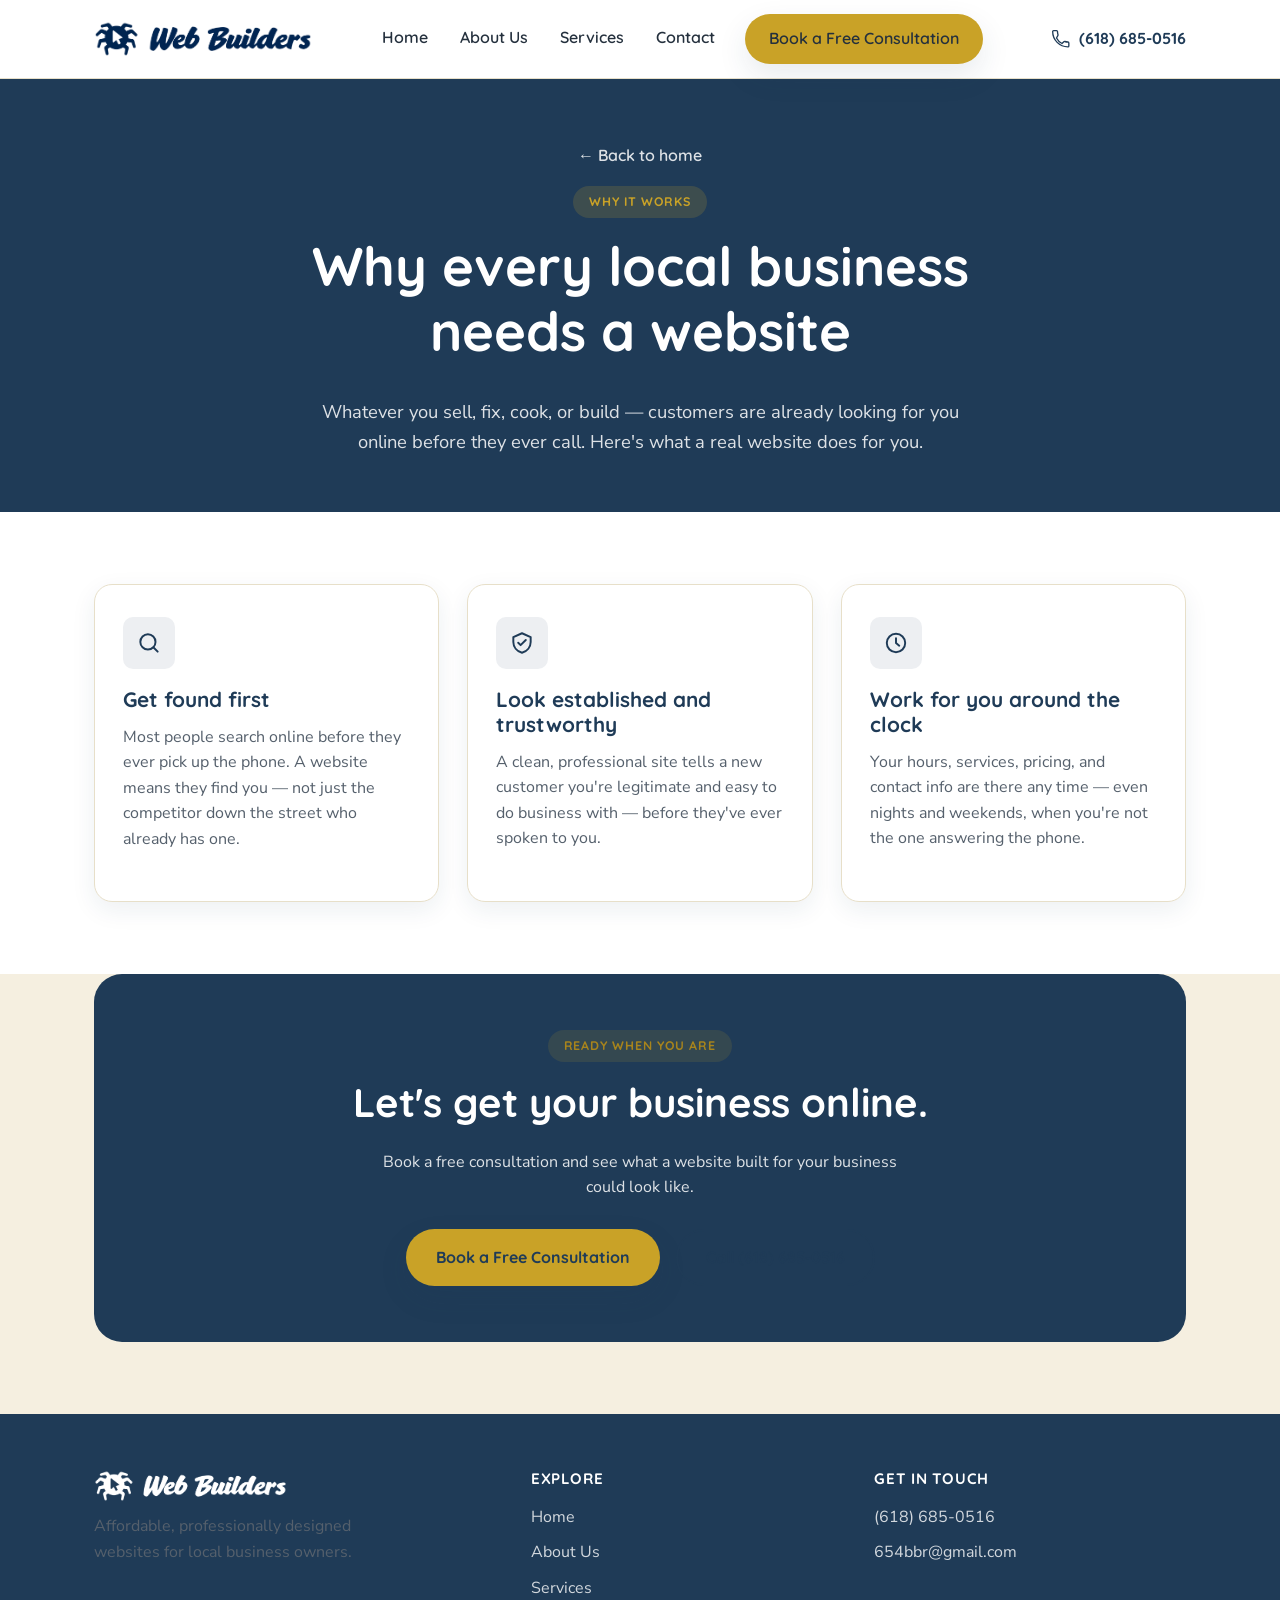
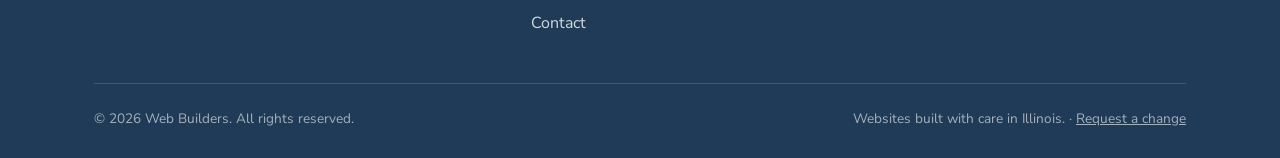
<file: why-it-works.html>
<!DOCTYPE html>
<html lang="en">
<head>
<meta charset="UTF-8">
<meta name="viewport" content="width=device-width, initial-scale=1.0">
<title>Why It Works | Web Builders</title>
<meta name="description" content="Whatever you sell, fix, cook, or build — customers are already looking for you online before they ever call. Here's what a real website does for you.">
<link rel="icon" type="image/png" href="images/favicon-32.png">
<link rel="apple-touch-icon" href="images/favicon-180.png">
<link rel="preconnect" href="https://fonts.googleapis.com">
<link rel="preconnect" href="https://fonts.gstatic.com" crossorigin>
<link href="https://fonts.googleapis.com/css2?family=Quicksand:wght@500;600;700&family=Nunito+Sans:wght@400;600;700&display=swap" rel="stylesheet">
<link rel="stylesheet" href="css/style.css">
</head>
<body>

<header class="site-header">
  <div class="header-inner">
    <a href="index.html" class="brand">
      <img src="images/logo.png" alt="Web Builders">
    </a>

    <nav class="main-nav" aria-label="Primary">
      <a href="index.html">Home</a>
      <a href="index.html#about">About Us</a>
      <a href="index.html#services">Services</a>
      <a href="index.html#contact">Contact</a>
      <a href="index.html#contact" class="btn btn-primary" style="padding:10px 22px;">Book a Free Consultation</a>
    </nav>

    <div class="header-actions">
      <a href="tel:6186850516" class="phone-link">
        <svg width="20" height="20" viewBox="0 0 24 24" fill="none"><path d="M6.6 10.8C8 13.6 10.4 16 13.2 17.4L15.4 15.2C15.7 14.9 16.1 14.8 16.5 15C17.7 15.4 19 15.6 20.3 15.6C20.9 15.6 21.4 16.1 21.4 16.7V20.3C21.4 20.9 20.9 21.4 20.3 21.4C10.2 21.4 2 13.2 2 3.1C2 2.5 2.5 2 3.1 2H6.7C7.3 2 7.8 2.5 7.8 3.1C7.8 4.4 8 5.7 8.4 6.9C8.5 7.3 8.4 7.7 8.2 8L6.6 10.8Z" stroke="#1F3B57" stroke-width="1.6" stroke-linejoin="round"/></svg>
        <span>(618) 685-0516</span>
      </a>
      <button class="nav-toggle" aria-label="Toggle navigation menu" aria-expanded="false">
        <span></span><span></span><span></span>
      </button>
    </div>
  </div>
</header>

<main>

  <!-- ============ WHY IT WORKS ============ -->
  <section class="bg-primary" style="padding:64px 0 56px;">
    <div class="container text-center" style="max-width:760px;margin:0 auto;">
      <a href="index.html" style="color:rgba(255,255,255,0.85);display:block;margin-bottom:18px;font-family:var(--font-heading);font-weight:600;">&larr; Back to home</a>
      <span class="eyebrow">Why It Works</span>
      <h1 style="color:#fff;">Why every local business needs a website</h1>
      <p class="lede" style="margin:0 auto;color:rgba(255,255,255,0.85);">Whatever you sell, fix, cook, or build — customers are already looking for you online before they ever call. Here's what a real website does for you.</p>
    </div>
  </section>

  <section>
    <div class="container">
      <div class="grid grid-3">
        <div class="card">
          <div class="icon-badge">
            <svg width="26" height="26" viewBox="0 0 24 24" fill="none"><circle cx="11" cy="11" r="7" stroke="#1F3B57" stroke-width="1.8"/><path d="M20 20L16.2 16.2" stroke="#1F3B57" stroke-width="1.8" stroke-linecap="round"/></svg>
          </div>
          <h3>Get found first</h3>
          <p>Most people search online before they ever pick up the phone. A website means they find you — not just the competitor down the street who already has one.</p>
        </div>
        <div class="card">
          <div class="icon-badge">
            <svg width="26" height="26" viewBox="0 0 24 24" fill="none"><path d="M12 3L20 6.5V11C20 15.5 16.9 19.6 12 21C7.1 19.6 4 15.5 4 11V6.5L12 3Z" stroke="#1F3B57" stroke-width="1.8" stroke-linejoin="round"/><path d="M8.5 11.8L10.7 14L15.5 9.2" stroke="#1F3B57" stroke-width="1.8" stroke-linecap="round" stroke-linejoin="round"/></svg>
          </div>
          <h3>Look established and trustworthy</h3>
          <p>A clean, professional site tells a new customer you're legitimate and easy to do business with — before they've ever spoken to you.</p>
        </div>
        <div class="card">
          <div class="icon-badge">
            <svg width="26" height="26" viewBox="0 0 24 24" fill="none"><circle cx="12" cy="12" r="8.5" stroke="#1F3B57" stroke-width="1.8"/><path d="M12 7.5V12L15 14.5" stroke="#1F3B57" stroke-width="1.8" stroke-linecap="round" stroke-linejoin="round"/></svg>
          </div>
          <h3>Work for you around the clock</h3>
          <p>Your hours, services, pricing, and contact info are there any time — even nights and weekends, when you're not the one answering the phone.</p>
        </div>
      </div>
    </div>
  </section>

  <!-- ============ CTA BANNER ============ -->
  <section class="bg-cream" style="padding-top:0;">
    <div class="container">
      <div class="cta-banner">
        <span class="eyebrow">Ready When You Are</span>
        <h2>Let's get your business online.</h2>
        <p>Book a free consultation and see what a website built for your business could look like.</p>
        <div class="cta-row">
          <a href="index.html#contact" class="btn btn-primary">Book a Free Consultation</a>
          <a href="tel:6186850516" class="btn btn-outline">Call (618) 685-0516</a>
        </div>
      </div>
    </div>
  </section>

</main>

<footer class="site-footer">
  <div class="container">
    <div class="footer-inner">
      <div>
        <div class="footer-brand">
          <img src="images/logo-light.png" alt="Web Builders">
        </div>
        <p style="max-width:280px;">Affordable, professionally designed websites for local business owners.</p>
      </div>
      <div>
        <h4>Explore</h4>
        <a href="index.html">Home</a>
        <a href="index.html#about">About Us</a>
        <a href="index.html#services">Services</a>
        <a href="index.html#contact">Contact</a>
      </div>
      <div>
        <h4>Get in Touch</h4>
        <a href="tel:6186850516">(618) 685-0516</a>
        <a href="mailto:654bbr@gmail.com">654bbr@gmail.com</a>
      </div>
    </div>
    <div class="footer-bottom">
      <span>&copy; 2026 Web Builders. All rights reserved.</span>
      <span>
        Websites built with care in Illinois. ·
        <a href="mailto:654bbr@gmail.com?subject=Change%20request%20%E2%80%94%20Web%20Builders%20site&body=What%20would%20you%20like%20changed%3F%0A%0A" style="display:inline;color:inherit;text-decoration:underline;">Request a change</a>
      </span>
    </div>
  </div>
</footer>

<script src="js/main.js"></script>
</body>
</html>
</file>
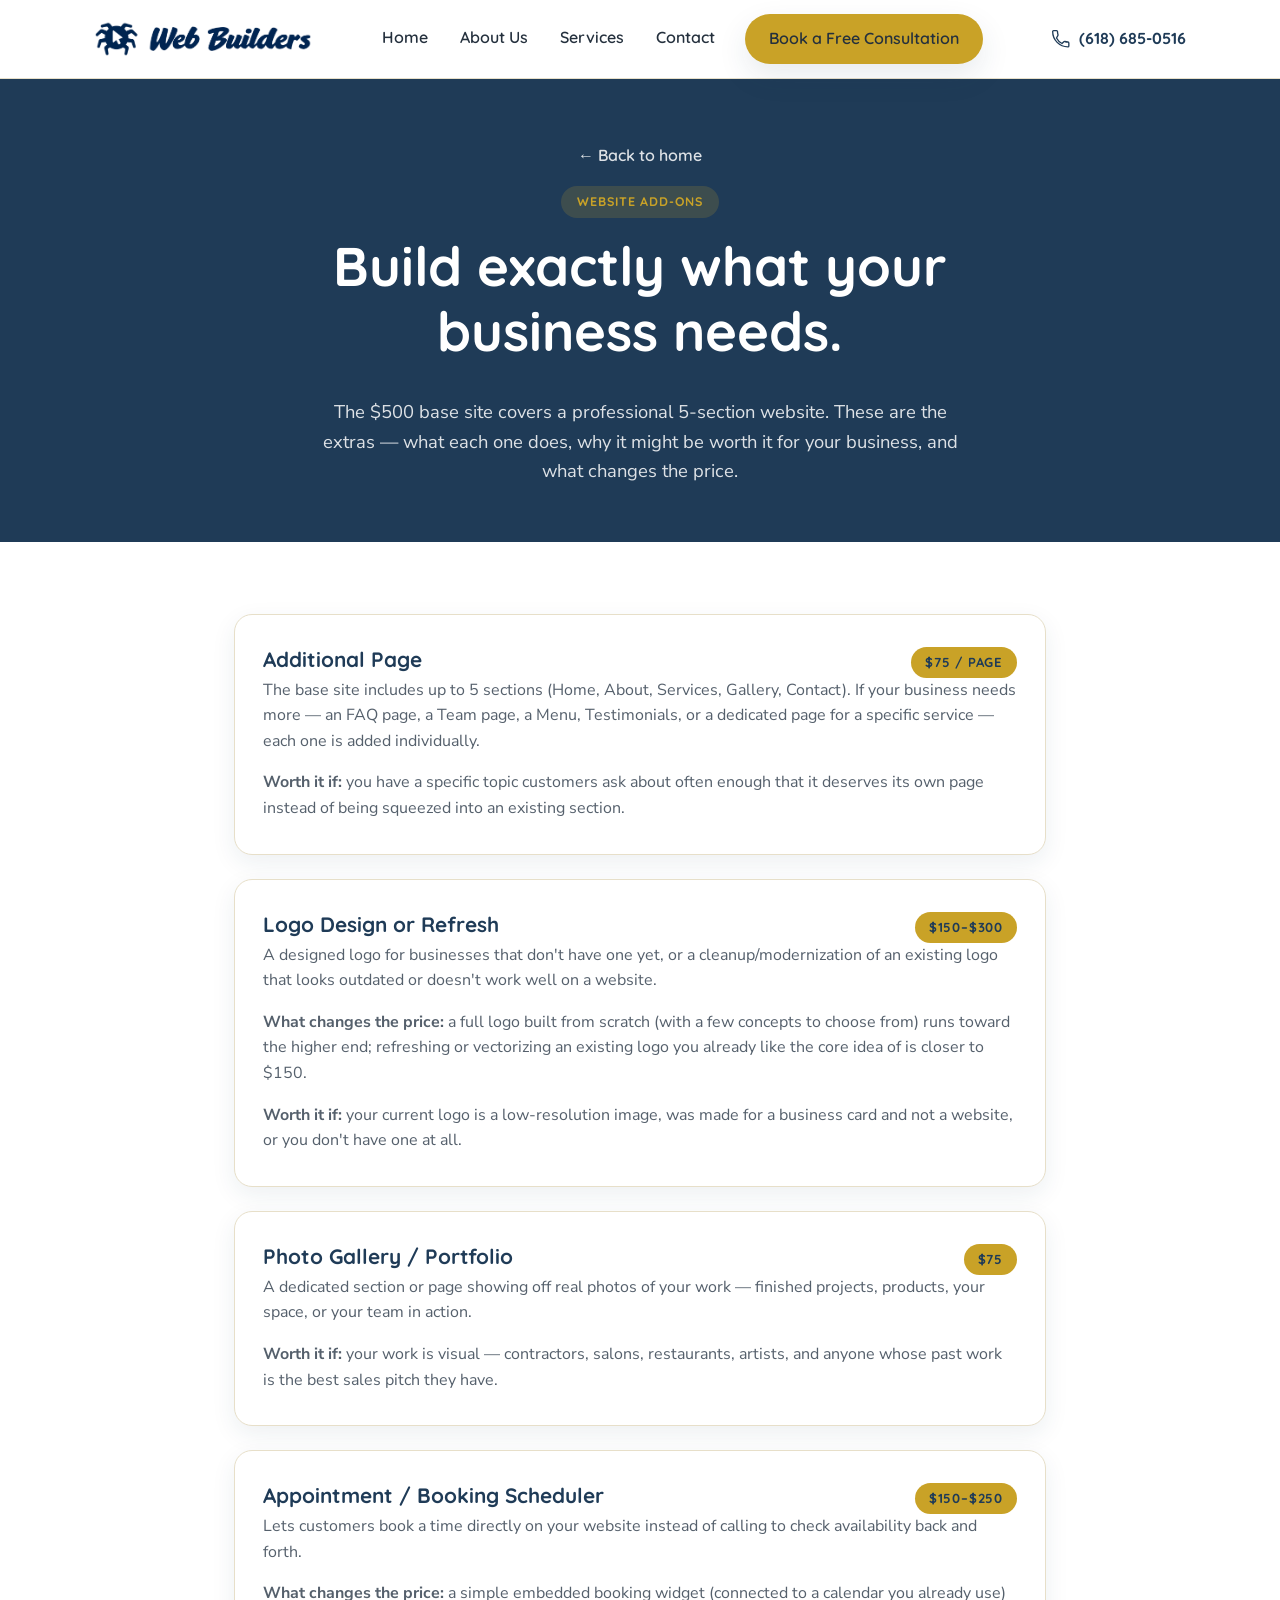
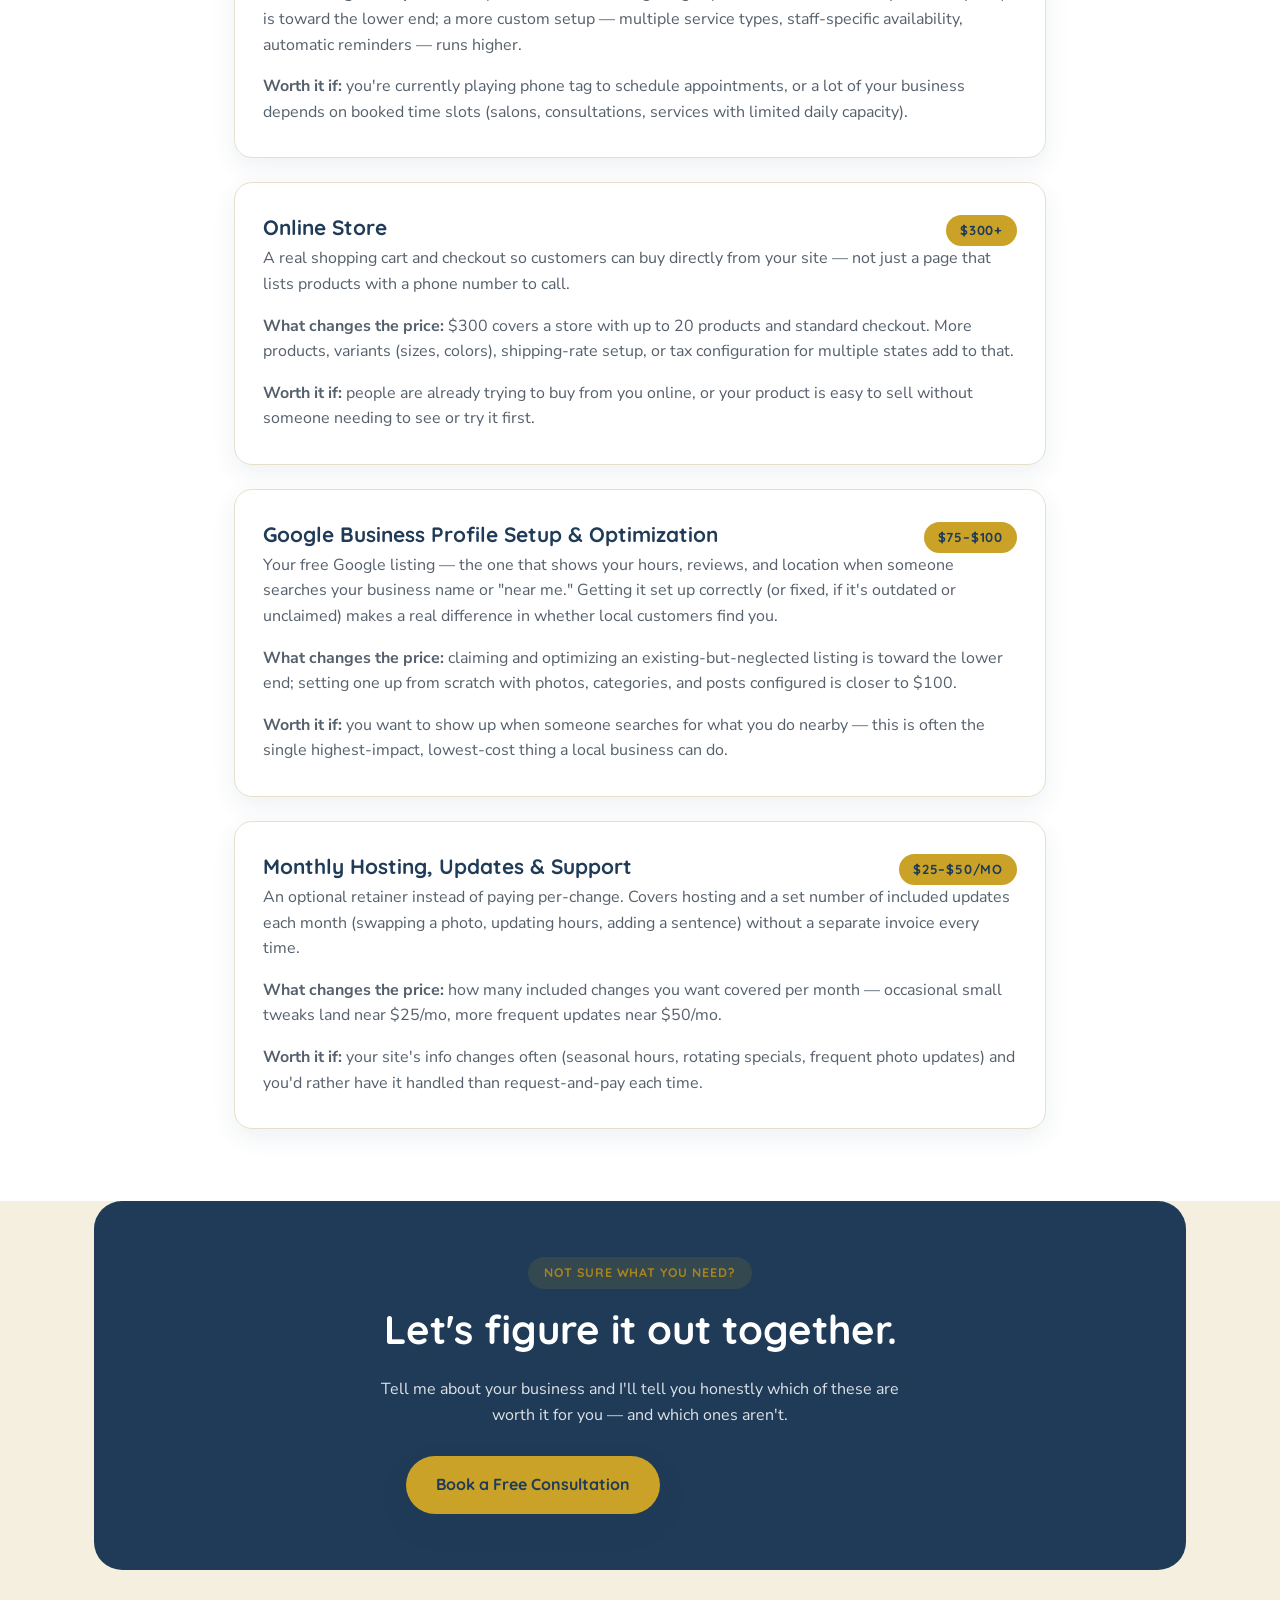
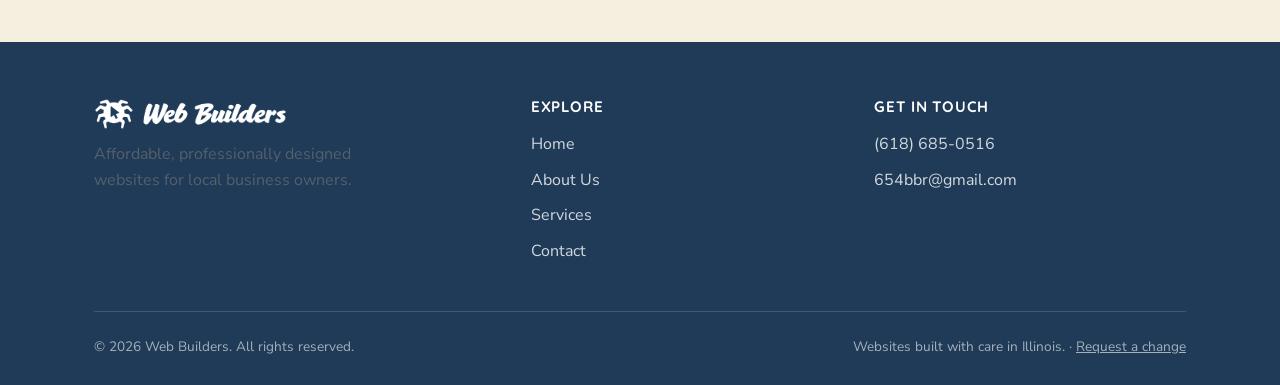
<file: web-builders-site/add-ons.html>
<!DOCTYPE html>
<html lang="en">
<head>
<meta charset="UTF-8">
<meta name="viewport" content="width=device-width, initial-scale=1.0">
<title>Website Add-ons | Web Builders</title>
<meta name="description" content="Everything the base website doesn't include, explained — what each add-on does, why it might matter for your business, and what changes the price.">
<link rel="icon" type="image/png" href="images/favicon-32.png">
<link rel="apple-touch-icon" href="images/favicon-180.png">
<link rel="preconnect" href="https://fonts.googleapis.com">
<link rel="preconnect" href="https://fonts.gstatic.com" crossorigin>
<link href="https://fonts.googleapis.com/css2?family=Quicksand:wght@500;600;700&family=Nunito+Sans:wght@400;600;700&display=swap" rel="stylesheet">
<link rel="stylesheet" href="css/style.css">
</head>
<body>

<header class="site-header">
  <div class="header-inner">
    <a href="index.html" class="brand">
      <img src="images/logo.png" alt="Web Builders">
    </a>

    <nav class="main-nav" aria-label="Primary">
      <a href="index.html">Home</a>
      <a href="index.html#about">About Us</a>
      <a href="index.html#services">Services</a>
      <a href="index.html#contact">Contact</a>
      <a href="index.html#contact" class="btn btn-primary" style="padding:10px 22px;">Book a Free Consultation</a>
    </nav>

    <div class="header-actions">
      <a href="tel:6186850516" class="phone-link">
        <svg width="20" height="20" viewBox="0 0 24 24" fill="none"><path d="M6.6 10.8C8 13.6 10.4 16 13.2 17.4L15.4 15.2C15.7 14.9 16.1 14.8 16.5 15C17.7 15.4 19 15.6 20.3 15.6C20.9 15.6 21.4 16.1 21.4 16.7V20.3C21.4 20.9 20.9 21.4 20.3 21.4C10.2 21.4 2 13.2 2 3.1C2 2.5 2.5 2 3.1 2H6.7C7.3 2 7.8 2.5 7.8 3.1C7.8 4.4 8 5.7 8.4 6.9C8.5 7.3 8.4 7.7 8.2 8L6.6 10.8Z" stroke="#1F3B57" stroke-width="1.6" stroke-linejoin="round"/></svg>
        <span>(618) 685-0516</span>
      </a>
      <button class="nav-toggle" aria-label="Toggle navigation menu" aria-expanded="false">
        <span></span><span></span><span></span>
      </button>
    </div>
  </div>
</header>

<main>

  <!-- ============ ADD-ONS INTRO ============ -->
  <section class="bg-primary" style="padding:64px 0 56px;">
    <div class="container text-center" style="max-width:760px;margin:0 auto;">
      <a href="index.html#services" style="color:rgba(255,255,255,0.85);display:block;margin-bottom:18px;font-family:var(--font-heading);font-weight:600;">&larr; Back to home</a>
      <span class="eyebrow">Website Add-ons</span>
      <h1 style="color:#fff;">Build exactly what your business needs.</h1>
      <p class="lede" style="margin:0 auto;color:rgba(255,255,255,0.85);">The $500 base site covers a professional 5-section website. These are the extras — what each one does, why it might be worth it for your business, and what changes the price.</p>
    </div>
  </section>

  <!-- ============ ADD-ON LIST ============ -->
  <section>
    <div class="container" style="max-width:860px;margin:0 auto;">
      <div class="grid" style="gap:24px;">

        <div class="card">
          <div style="display:flex;justify-content:space-between;align-items:flex-start;gap:16px;flex-wrap:wrap;">
            <h3 style="margin-bottom:6px;">Additional Page</h3>
            <span class="price-tag" style="position:static;">$75 / page</span>
          </div>
          <p>The base site includes up to 5 sections (Home, About, Services, Gallery, Contact). If your business needs more — an FAQ page, a Team page, a Menu, Testimonials, or a dedicated page for a specific service — each one is added individually.</p>
          <p style="margin-bottom:0;"><strong>Worth it if:</strong> you have a specific topic customers ask about often enough that it deserves its own page instead of being squeezed into an existing section.</p>
        </div>

        <div class="card">
          <div style="display:flex;justify-content:space-between;align-items:flex-start;gap:16px;flex-wrap:wrap;">
            <h3 style="margin-bottom:6px;">Logo Design or Refresh</h3>
            <span class="price-tag" style="position:static;">$150–$300</span>
          </div>
          <p>A designed logo for businesses that don't have one yet, or a cleanup/modernization of an existing logo that looks outdated or doesn't work well on a website.</p>
          <p><strong>What changes the price:</strong> a full logo built from scratch (with a few concepts to choose from) runs toward the higher end; refreshing or vectorizing an existing logo you already like the core idea of is closer to $150.</p>
          <p style="margin-bottom:0;"><strong>Worth it if:</strong> your current logo is a low-resolution image, was made for a business card and not a website, or you don't have one at all.</p>
        </div>

        <div class="card">
          <div style="display:flex;justify-content:space-between;align-items:flex-start;gap:16px;flex-wrap:wrap;">
            <h3 style="margin-bottom:6px;">Photo Gallery / Portfolio</h3>
            <span class="price-tag" style="position:static;">$75</span>
          </div>
          <p>A dedicated section or page showing off real photos of your work — finished projects, products, your space, or your team in action.</p>
          <p style="margin-bottom:0;"><strong>Worth it if:</strong> your work is visual — contractors, salons, restaurants, artists, and anyone whose past work is the best sales pitch they have.</p>
        </div>

        <div class="card">
          <div style="display:flex;justify-content:space-between;align-items:flex-start;gap:16px;flex-wrap:wrap;">
            <h3 style="margin-bottom:6px;">Appointment / Booking Scheduler</h3>
            <span class="price-tag" style="position:static;">$150–$250</span>
          </div>
          <p>Lets customers book a time directly on your website instead of calling to check availability back and forth.</p>
          <p><strong>What changes the price:</strong> a simple embedded booking widget (connected to a calendar you already use) is toward the lower end; a more custom setup — multiple service types, staff-specific availability, automatic reminders — runs higher.</p>
          <p style="margin-bottom:0;"><strong>Worth it if:</strong> you're currently playing phone tag to schedule appointments, or a lot of your business depends on booked time slots (salons, consultations, services with limited daily capacity).</p>
        </div>

        <div class="card">
          <div style="display:flex;justify-content:space-between;align-items:flex-start;gap:16px;flex-wrap:wrap;">
            <h3 style="margin-bottom:6px;">Online Store</h3>
            <span class="price-tag" style="position:static;">$300+</span>
          </div>
          <p>A real shopping cart and checkout so customers can buy directly from your site — not just a page that lists products with a phone number to call.</p>
          <p><strong>What changes the price:</strong> $300 covers a store with up to 20 products and standard checkout. More products, variants (sizes, colors), shipping-rate setup, or tax configuration for multiple states add to that.</p>
          <p style="margin-bottom:0;"><strong>Worth it if:</strong> people are already trying to buy from you online, or your product is easy to sell without someone needing to see or try it first.</p>
        </div>

        <div class="card">
          <div style="display:flex;justify-content:space-between;align-items:flex-start;gap:16px;flex-wrap:wrap;">
            <h3 style="margin-bottom:6px;">Google Business Profile Setup &amp; Optimization</h3>
            <span class="price-tag" style="position:static;">$75–$100</span>
          </div>
          <p>Your free Google listing — the one that shows your hours, reviews, and location when someone searches your business name or "near me." Getting it set up correctly (or fixed, if it's outdated or unclaimed) makes a real difference in whether local customers find you.</p>
          <p><strong>What changes the price:</strong> claiming and optimizing an existing-but-neglected listing is toward the lower end; setting one up from scratch with photos, categories, and posts configured is closer to $100.</p>
          <p style="margin-bottom:0;"><strong>Worth it if:</strong> you want to show up when someone searches for what you do nearby — this is often the single highest-impact, lowest-cost thing a local business can do.</p>
        </div>

        <div class="card">
          <div style="display:flex;justify-content:space-between;align-items:flex-start;gap:16px;flex-wrap:wrap;">
            <h3 style="margin-bottom:6px;">Monthly Hosting, Updates &amp; Support</h3>
            <span class="price-tag" style="position:static;">$25–$50/mo</span>
          </div>
          <p>An optional retainer instead of paying per-change. Covers hosting and a set number of included updates each month (swapping a photo, updating hours, adding a sentence) without a separate invoice every time.</p>
          <p><strong>What changes the price:</strong> how many included changes you want covered per month — occasional small tweaks land near $25/mo, more frequent updates near $50/mo.</p>
          <p style="margin-bottom:0;"><strong>Worth it if:</strong> your site's info changes often (seasonal hours, rotating specials, frequent photo updates) and you'd rather have it handled than request-and-pay each time.</p>
        </div>

      </div>
    </div>
  </section>

  <!-- ============ CTA BANNER ============ -->
  <section class="bg-cream" style="padding-top:0;">
    <div class="container">
      <div class="cta-banner">
        <span class="eyebrow">Not Sure What You Need?</span>
        <h2>Let's figure it out together.</h2>
        <p>Tell me about your business and I'll tell you honestly which of these are worth it for you — and which ones aren't.</p>
        <div class="cta-row">
          <a href="index.html#contact" class="btn btn-primary">Book a Free Consultation</a>
          <a href="tel:6186850516" class="btn btn-outline">Call (618) 685-0516</a>
        </div>
      </div>
    </div>
  </section>

</main>

<footer class="site-footer">
  <div class="container">
    <div class="footer-inner">
      <div>
        <div class="footer-brand">
          <img src="images/logo-light.png" alt="Web Builders">
        </div>
        <p style="max-width:280px;">Affordable, professionally designed websites for local business owners.</p>
      </div>
      <div>
        <h4>Explore</h4>
        <a href="index.html">Home</a>
        <a href="index.html#about">About Us</a>
        <a href="index.html#services">Services</a>
        <a href="index.html#contact">Contact</a>
      </div>
      <div>
        <h4>Get in Touch</h4>
        <a href="tel:6186850516">(618) 685-0516</a>
        <a href="mailto:654bbr@gmail.com">654bbr@gmail.com</a>
      </div>
    </div>
    <div class="footer-bottom">
      <span>&copy; 2026 Web Builders. All rights reserved.</span>
      <span>
        Websites built with care in Illinois. ·
        <a href="mailto:654bbr@gmail.com?subject=Change%20request%20%E2%80%94%20Web%20Builders%20site&body=What%20would%20you%20like%20changed%3F%0A%0A" style="display:inline;color:inherit;text-decoration:underline;">Request a change</a>
      </span>
    </div>
  </div>
</footer>

<script src="js/main.js"></script>
</body>
</html>
</file>
<file: css/style.css>
/* ============================================================
   Web Builders — shared stylesheet
   Style: Friendly & Warm | Palette: Warm & Trustworthy
   ============================================================ */

:root {
  --color-primary: #1F3B57;      /* deep blue */
  --color-primary-light: #2C517A;
  --color-secondary: #F5EFE0;    /* cream */
  --color-accent: #C9A227;       /* gold */
  --color-accent-dark: #A8841C;
  --color-white: #FFFFFF;
  --color-ink: #24303D;
  --color-ink-soft: #55606C;
  --color-border: #E7DFC9;

  --font-heading: "Quicksand", "Poppins", sans-serif;
  --font-body: "Nunito Sans", "Inter", sans-serif;

  --radius-sm: 10px;
  --radius-md: 18px;
  --radius-lg: 28px;
  --radius-pill: 999px;

  --shadow-soft: 0 12px 30px rgba(31, 59, 87, 0.10);
  --shadow-card: 0 8px 24px rgba(31, 59, 87, 0.08);

  --container-width: 1140px;
}

* { box-sizing: border-box; }

html { scroll-behavior: smooth; }

body {
  margin: 0;
  font-family: var(--font-body);
  color: var(--color-ink);
  background: var(--color-white);
  line-height: 1.6;
  -webkit-font-smoothing: antialiased;
}

h1, h2, h3, h4 {
  font-family: var(--font-heading);
  color: var(--color-primary);
  font-weight: 700;
  line-height: 1.2;
  margin: 0 0 0.6em;
}

h1 { font-size: clamp(2.1rem, 5vw, 3.4rem); }
h2 { font-size: clamp(1.7rem, 3.6vw, 2.5rem); }
h3 { font-size: 1.3rem; }

p { margin: 0 0 1em; color: var(--color-ink-soft); }

a { color: var(--color-primary); text-decoration: none; }

img { max-width: 100%; display: block; }

.container {
  width: 100%;
  max-width: var(--container-width);
  margin: 0 auto;
  padding: 0 24px;
}

section { padding: 72px 0; scroll-margin-top: 84px; }

.section-tight { padding: 48px 0; }

.bg-cream { background: var(--color-secondary); }
.bg-primary { background: var(--color-primary); color: var(--color-white); }
.bg-primary h2, .bg-primary h3 { color: var(--color-white); }
.bg-primary p { color: rgba(255,255,255,0.85); }

.eyebrow {
  display: inline-block;
  font-family: var(--font-heading);
  font-weight: 700;
  letter-spacing: 0.08em;
  text-transform: uppercase;
  font-size: 0.78rem;
  color: var(--color-accent-dark);
  background: rgba(201, 162, 39, 0.12);
  padding: 6px 16px;
  border-radius: var(--radius-pill);
  margin-bottom: 16px;
}

.bg-primary .eyebrow {
  color: var(--color-accent);
  background: rgba(201, 162, 39, 0.18);
}

.lede {
  font-size: 1.15rem;
  max-width: 640px;
}

/* ---------- Buttons ---------- */

.btn {
  display: inline-flex;
  align-items: center;
  gap: 8px;
  font-family: var(--font-heading);
  font-weight: 700;
  font-size: 1rem;
  padding: 14px 28px;
  border-radius: var(--radius-pill);
  border: 2px solid transparent;
  cursor: pointer;
  transition: transform 0.15s ease, box-shadow 0.15s ease, background 0.15s ease, color 0.15s ease;
}

.btn:hover { transform: translateY(-2px); }

.btn-primary {
  background: var(--color-accent);
  color: var(--color-primary);
  box-shadow: var(--shadow-soft);
}
.btn-primary:hover { background: var(--color-accent-dark); }

.btn-outline {
  background: transparent;
  border-color: var(--color-primary);
  color: var(--color-primary);
}
.btn-outline:hover { background: var(--color-primary); color: var(--color-white); }

.bg-primary .btn-outline {
  border-color: var(--color-white);
  color: var(--color-white);
}
.bg-primary .btn-outline:hover { background: var(--color-white); color: var(--color-primary); }

.btn-block { width: 100%; justify-content: center; }

.cta-row {
  display: flex;
  flex-wrap: wrap;
  gap: 16px;
  margin-top: 28px;
}

/* ---------- Header / Nav ---------- */

.site-header {
  position: sticky;
  top: 0;
  z-index: 100;
  background: rgba(255, 255, 255, 0.94);
  backdrop-filter: blur(8px);
  border-bottom: 1px solid var(--color-border);
}

.header-inner {
  display: flex;
  align-items: center;
  justify-content: space-between;
  padding: 14px 24px;
  max-width: var(--container-width);
  margin: 0 auto;
  gap: 16px;
}

.brand {
  display: flex;
  align-items: center;
  gap: 10px;
  font-family: var(--font-heading);
  font-weight: 700;
  font-size: 1.15rem;
  color: var(--color-primary);
}

.brand img { height: 36px; width: auto; }

.header-actions {
  display: flex;
  align-items: center;
  gap: 14px;
}

.phone-link {
  display: flex;
  align-items: center;
  gap: 8px;
  font-family: var(--font-heading);
  font-weight: 700;
  color: var(--color-primary);
  white-space: nowrap;
}

.phone-link svg { flex-shrink: 0; }

.main-nav {
  display: flex;
  gap: 28px;
  align-items: center;
}

.main-nav a {
  font-family: var(--font-heading);
  font-weight: 600;
  color: var(--color-ink);
  padding: 6px 2px;
  border-bottom: 2px solid transparent;
  transition: border-color 0.15s ease, color 0.15s ease;
}

.main-nav a:hover,
.main-nav a[aria-current="page"] {
  color: var(--color-primary);
  border-color: var(--color-accent);
}

.nav-toggle {
  display: none;
  background: none;
  border: none;
  cursor: pointer;
  padding: 6px;
}

.nav-toggle span {
  display: block;
  width: 26px;
  height: 3px;
  background: var(--color-primary);
  margin: 5px 0;
  border-radius: var(--radius-pill);
  transition: transform 0.2s ease, opacity 0.2s ease;
}

/* ---------- Hero ---------- */

.hero {
  padding: 0 0 80px;
  overflow: hidden;
  position: relative;
}

.hero-photo {
  width: 100%;
  overflow: hidden;
}

.hero-photo img {
  width: 100%;
  height: auto;
  display: block;
  object-fit: cover;
  object-position: top center;
}

/* Desktop uses a purpose-cropped wide banner image (see the <picture>
   source in the markup); just cap its height on very large screens.
   Mobile (below 901px) falls back to the full-length portrait photo. */
@media (min-width: 901px) {
  .hero-photo img {
    max-height: clamp(420px, 46vw, 700px);
  }
}

.hero-content {
  padding-top: 48px;
  max-width: 720px;
}

.hero-art {
  position: relative;
  aspect-ratio: 1 / 1;
}

.hero-art picture {
  display: block;
  width: 100%;
  height: 100%;
}

.hero-art img {
  width: 100%;
  height: 100%;
  object-fit: cover;
  border-radius: var(--radius-lg);
  display: block;
}

.trust-strip {
  display: flex;
  flex-wrap: wrap;
  gap: 28px;
  margin-top: 36px;
  padding-top: 28px;
  border-top: 1px solid var(--color-border);
}

.trust-item {
  display: flex;
  align-items: center;
  gap: 10px;
  font-family: var(--font-heading);
  font-weight: 700;
  font-size: 0.92rem;
  color: var(--color-primary);
}

.trust-item svg { flex-shrink: 0; }

/* ---------- Grids / Cards ---------- */

.grid {
  display: grid;
  gap: 28px;
}

.grid-3 { grid-template-columns: repeat(3, 1fr); }
.grid-2 { grid-template-columns: repeat(2, 1fr); }

.card {
  background: var(--color-white);
  border: 1px solid var(--color-border);
  border-radius: var(--radius-md);
  padding: 32px 28px;
  box-shadow: var(--shadow-card);
}

.icon-badge {
  width: 52px;
  height: 52px;
  border-radius: var(--radius-sm);
  background: rgba(31, 59, 87, 0.08);
  display: flex;
  align-items: center;
  justify-content: center;
  margin-bottom: 18px;
}

.section-head {
  max-width: 620px;
  margin: 0 auto 48px;
  text-align: center;
}

.section-head.left { margin: 0 0 48px; text-align: left; }

/* ---------- Pricing cards ---------- */

.price-card {
  display: flex;
  flex-direction: column;
  background: var(--color-white);
  border: 1px solid var(--color-border);
  border-radius: var(--radius-lg);
  padding: 36px 30px;
  box-shadow: var(--shadow-card);
  position: relative;
}

.price-card.featured {
  border: 2px solid var(--color-accent);
  transform: translateY(-8px);
}

.price-tag {
  font-family: var(--font-heading);
  font-weight: 700;
  color: var(--color-accent-dark);
  font-size: 0.82rem;
  letter-spacing: 0.06em;
  text-transform: uppercase;
  position: absolute;
  top: -14px;
  left: 30px;
  background: var(--color-accent);
  color: var(--color-primary);
  padding: 5px 14px;
  border-radius: var(--radius-pill);
}

.price-amount {
  font-family: var(--font-heading);
  font-weight: 700;
  font-size: 2.4rem;
  color: var(--color-primary);
  margin: 12px 0 4px;
}

.price-amount span {
  font-size: 1rem;
  font-weight: 600;
  color: var(--color-ink-soft);
}

.price-note {
  font-size: 0.85rem;
  color: var(--color-ink-soft);
  margin-bottom: 20px;
}

.price-features {
  list-style: none;
  padding: 0;
  margin: 0 0 28px;
  flex-grow: 1;
}

.price-features li {
  display: flex;
  align-items: flex-start;
  gap: 10px;
  margin-bottom: 12px;
  font-size: 0.96rem;
  color: var(--color-ink);
}

.price-features svg { flex-shrink: 0; margin-top: 3px; }

/* ---------- Goal strip (process / steps) ---------- */

.steps {
  display: grid;
  grid-template-columns: repeat(3, 1fr);
  gap: 28px;
  counter-reset: step;
}

.step {
  position: relative;
  padding-left: 4px;
}

.step-number {
  font-family: var(--font-heading);
  font-weight: 700;
  font-size: 2.2rem;
  color: var(--color-accent);
  margin-bottom: 8px;
  display: block;
}

/* ---------- CTA banner ---------- */

.cta-banner {
  text-align: center;
  border-radius: var(--radius-lg);
  padding: 56px 36px;
  background: var(--color-primary);
  color: var(--color-white);
}

.cta-banner h2 { color: var(--color-white); }
.cta-banner p { color: rgba(255,255,255,0.85); max-width: 520px; margin-left: auto; margin-right: auto; }
.cta-banner .cta-row { justify-content: center; }

/* ---------- Footer ---------- */

.site-footer {
  background: var(--color-primary);
  color: rgba(255, 255, 255, 0.85);
  padding: 56px 0 28px;
}

.footer-inner {
  display: grid;
  grid-template-columns: 1.3fr 1fr 1fr;
  gap: 32px;
  margin-bottom: 36px;
}

.footer-brand {
  display: flex;
  align-items: center;
  gap: 10px;
  font-family: var(--font-heading);
  font-weight: 700;
  font-size: 1.1rem;
  color: var(--color-white);
  margin-bottom: 12px;
}

.footer-brand img { height: 32px; width: auto; }

.site-footer h4 {
  color: var(--color-white);
  font-size: 0.95rem;
  letter-spacing: 0.04em;
  text-transform: uppercase;
  margin-bottom: 16px;
}

.site-footer a {
  color: rgba(255, 255, 255, 0.8);
  display: block;
  margin-bottom: 10px;
}

.site-footer a:hover { color: var(--color-accent); }

.footer-bottom {
  border-top: 1px solid rgba(255, 255, 255, 0.15);
  padding-top: 24px;
  font-size: 0.85rem;
  color: rgba(255, 255, 255, 0.6);
  display: flex;
  flex-wrap: wrap;
  justify-content: space-between;
  gap: 12px;
}

/* ---------- About page specifics ---------- */

.about-hero {
  display: grid;
  grid-template-columns: 0.9fr 1.1fr;
  grid-template-areas:
    "photo eyebrow"
    "photo heading"
    "photo lede"
    "photo cta";
  gap: 8px 48px;
  align-items: center;
}

.about-photo { grid-area: photo; max-width: 420px; aspect-ratio: 3 / 4; align-self: center; }
.about-eyebrow { grid-area: eyebrow; align-self: end; }
.about-heading { grid-area: heading; align-self: start; }
.about-lede { grid-area: lede; }
.about-cta { grid-area: cta; align-self: start; }

.value-list {
  list-style: none;
  padding: 0;
  margin: 0;
  display: grid;
  gap: 18px;
}

.value-list li {
  display: flex;
  gap: 14px;
  align-items: flex-start;
}

/* ---------- Contact page ---------- */

.contact-grid {
  display: grid;
  grid-template-columns: 1fr 1.2fr;
  gap: 48px;
  align-items: start;
}

.contact-card {
  background: var(--color-secondary);
  border-radius: var(--radius-lg);
  padding: 36px 32px;
}

.contact-detail {
  display: flex;
  align-items: center;
  gap: 14px;
  margin-bottom: 20px;
  font-family: var(--font-heading);
  font-weight: 700;
  color: var(--color-primary);
}

.form-card {
  background: var(--color-white);
  border: 1px solid var(--color-border);
  border-radius: var(--radius-lg);
  box-shadow: var(--shadow-card);
  padding: 36px 32px;
}

.form-row { margin-bottom: 20px; }

.form-row label {
  display: block;
  font-family: var(--font-heading);
  font-weight: 700;
  font-size: 0.9rem;
  color: var(--color-primary);
  margin-bottom: 6px;
}

.form-row input,
.form-row select,
.form-row textarea {
  width: 100%;
  padding: 12px 16px;
  border: 1px solid var(--color-border);
  border-radius: var(--radius-sm);
  font-family: var(--font-body);
  font-size: 1rem;
  color: var(--color-ink);
  background: var(--color-white);
}

.form-row input:focus,
.form-row select:focus,
.form-row textarea:focus {
  outline: 2px solid var(--color-accent);
  outline-offset: 1px;
}

.form-row textarea { resize: vertical; min-height: 130px; }

.form-note {
  font-size: 0.85rem;
  color: var(--color-ink-soft);
  margin-top: 14px;
}

/* ---------- Business category picker ---------- */

.category-picker {
  position: relative;
}

.category-picker input[type="text"] {
  width: 100%;
}

.category-dropdown {
  position: absolute;
  z-index: 20;
  top: calc(100% + 6px);
  left: 0;
  right: 0;
  max-height: 280px;
  overflow-y: auto;
  background: var(--color-white);
  border: 1px solid var(--color-border);
  border-radius: var(--radius-sm);
  box-shadow: var(--shadow-soft);
  padding: 6px 0;
}

.category-group-label {
  font-family: var(--font-heading);
  font-weight: 700;
  font-size: 0.72rem;
  letter-spacing: 0.06em;
  text-transform: uppercase;
  color: var(--color-accent-dark);
  padding: 10px 16px 4px;
}

.category-option {
  padding: 9px 16px;
  font-size: 0.95rem;
  color: var(--color-ink);
  cursor: pointer;
}

.category-option:hover,
.category-option.active {
  background: rgba(201, 162, 39, 0.14);
  color: var(--color-primary);
}

.category-empty {
  padding: 14px 16px;
  font-size: 0.88rem;
  color: var(--color-ink-soft);
}

.category-match-note {
  font-size: 0.85rem;
  margin: 8px 0 0;
  padding: 8px 12px;
  border-radius: var(--radius-sm);
  background: rgba(47, 143, 130, 0.10);
  color: #1c6d61;
  border: 1px solid rgba(47, 143, 130, 0.35);
}

.category-match-note.uncertain {
  background: rgba(201, 162, 39, 0.12);
  color: var(--color-accent-dark);
  border-color: rgba(201, 162, 39, 0.4);
}

.form-success {
  display: none;
  background: rgba(47, 143, 130, 0.12);
  border: 1px solid #2F8F82;
  color: #1c6d61;
  padding: 14px 18px;
  border-radius: var(--radius-sm);
  margin-bottom: 20px;
  font-weight: 600;
}

/* ---------- Utilities ---------- */

.text-center { text-align: center; }
.mt-0 { margin-top: 0; }

.visually-hidden {
  position: absolute;
  width: 1px; height: 1px;
  overflow: hidden;
  clip: rect(0 0 0 0);
  white-space: nowrap;
}

/* ---------- Responsive ---------- */

@media (max-width: 900px) {
  .hero-inner,
  .contact-grid {
    grid-template-columns: 1fr;
  }

  .about-hero {
    display: flex;
    flex-direction: column;
  }

  .about-eyebrow { order: 1; }
  .about-heading { order: 2; }
  .about-photo {
    order: 3;
    max-width: 340px;
    aspect-ratio: 4 / 5;
    margin: 4px auto 20px;
  }
  .about-lede { order: 4; }
  .about-cta { order: 5; }

  .grid-3 { grid-template-columns: repeat(2, 1fr); }
  .footer-inner { grid-template-columns: 1fr 1fr; }
  .steps { grid-template-columns: 1fr; }
  .price-card.featured { transform: none; }
}

@media (max-width: 720px) {
  .main-nav {
    position: fixed;
    top: 70px;
    left: 0;
    right: 0;
    background: var(--color-white);
    flex-direction: column;
    align-items: flex-start;
    gap: 4px;
    padding: 18px 24px 28px;
    border-bottom: 1px solid var(--color-border);
    box-shadow: var(--shadow-soft);
    transform: translateY(-130%);
    opacity: 0;
    transition: transform 0.25s ease, opacity 0.25s ease;
  }

  .main-nav.open { transform: translateY(0); opacity: 1; }

  .main-nav a { width: 100%; padding: 10px 0; }

  .nav-toggle { display: block; }

  .header-actions .phone-link span { display: none; }

  .grid-3, .grid-2 { grid-template-columns: 1fr; }

  .footer-inner { grid-template-columns: 1fr; }

  section { padding: 52px 0; }

  .cta-row { flex-direction: column; }
  .cta-row .btn { width: 100%; justify-content: center; }
}

/* ---------- Motion — scroll reveal + hover lift ---------- */

.reveal {
  opacity: 0;
  transform: translateY(26px);
  transition: opacity 0.65s cubic-bezier(.2,.7,.3,1), transform 0.65s cubic-bezier(.2,.7,.3,1);
}

.reveal.is-visible {
  opacity: 1;
  transform: translateY(0);
}

.card,
.step,
.price-card {
  transition: transform 0.25s ease, box-shadow 0.25s ease;
}

.card:hover,
.step:hover {
  transform: translateY(-4px);
  box-shadow: 0 16px 34px rgba(31, 59, 87, 0.12);
}

.price-card:hover {
  box-shadow: 0 16px 34px rgba(31, 59, 87, 0.12);
}

@media (prefers-reduced-motion: reduce) {
  .reveal { transition: none; opacity: 1; transform: none; }
  .card, .step, .price-card { transition: none; }
}


/* Page fade-in on load — starts fully white, then reveals the content.
   The body's opacity starts at 0. main.js adds "page-ready" as soon as
   the page is parsed, which fades it in quickly. The plain "body"
   animation below is a fallback timer in case JS is blocked or slow,
   so the page is never stuck invisible. */
body {
     opacity: 0;
             animation: page-fade-in 1.5s ease 1.8s forwards;
}

body.page-ready {
         animation: page-fade-in 1.5s ease forwards;
}

@keyframes page-fade-in {
     from { opacity: 0; }
     to { opacity: 1; }
}

@media (prefers-reduced-motion: reduce) {
     body { animation: none; opacity: 1; }
}
</file>
<file: css/demo-builder.css>
/* ============================================================
   Demo builder — step 1 form, floating panel, live preview
   Reuses design tokens from css/style.css for the app chrome;
   the preview canvas uses its own --pv-* variables so it can be
   recolored/restyled live without touching the app chrome.
   ============================================================ */

.builder-page { background: var(--color-secondary); min-height: 100vh; }

.builder-header {
  background: var(--color-white);
  border-bottom: 1px solid var(--color-border);
  padding: 16px 24px;
  display: flex;
  align-items: center;
  justify-content: space-between;
}

.builder-header .brand { display: flex; align-items: center; gap: 10px; font-family: var(--font-heading); font-weight: 700; color: var(--color-primary); }
.builder-header .brand img { height: 34px; }

.builder-back-link {
  font-family: var(--font-heading);
  font-weight: 600;
  font-size: 0.9rem;
  color: var(--color-ink-soft);
}

/* ---------------- Step 1 ---------------- */

#step1 { padding: 48px 24px 100px; }

.builder-intro { max-width: 640px; margin: 0 auto 40px; text-align: center; }

.builder-form { max-width: 680px; margin: 0 auto; }

.builder-card {
  background: var(--color-white);
  border: 1px solid var(--color-border);
  border-radius: var(--radius-md);
  padding: 32px 30px;
  margin-bottom: 22px;
  box-shadow: var(--shadow-card);
}

.builder-card h2 { font-size: 1.2rem; margin-bottom: 4px; }
.builder-card .card-sub { font-size: 0.9rem; color: var(--color-ink-soft); margin-bottom: 22px; }

.builder-field { margin-bottom: 20px; }
.builder-field:last-child { margin-bottom: 0; }

.builder-field label {
  display: block;
  font-family: var(--font-heading);
  font-weight: 700;
  font-size: 0.9rem;
  color: var(--color-primary);
  margin-bottom: 6px;
}

.builder-field input[type="text"],
.builder-field input[type="email"],
.builder-field input[type="tel"],
.builder-field textarea,
.builder-field select {
  width: 100%;
  padding: 12px 14px;
  border: 1px solid var(--color-border);
  border-radius: var(--radius-sm);
  font-family: var(--font-body);
  font-size: 1rem;
  color: var(--color-ink);
  background: var(--color-white);
}

.builder-field textarea { min-height: 80px; resize: vertical; }

.builder-two-col { display: grid; grid-template-columns: 1fr 1fr; gap: 16px; }

.builder-option-list { display: flex; flex-direction: column; gap: 2px; }
.builder-option-row { display: flex; align-items: center; gap: 10px; padding: 9px 2px; font-size: 0.95rem; border-bottom: 1px solid #F1EFEA; }
.builder-option-row:last-child { border-bottom: none; }
.builder-option-row input { width: 16px; height: 16px; accent-color: var(--color-accent); flex-shrink: 0; }

.builder-submit-bar { text-align: center; margin-top: 8px; }
.builder-submit-note { font-size: 0.85rem; color: var(--color-ink-soft); margin-top: 12px; }

/* ---------------- Step 2 layout ---------------- */

#step2 { min-height: 100vh; }

.preview-shell {
  padding: 32px 24px 220px;
  max-width: 900px;
  margin: 0 auto;
}

.preview-intro-bar { text-align: center; margin-bottom: 24px; }
.preview-intro-bar h1 { font-size: 1.5rem; margin-bottom: 6px; }
.preview-intro-bar p { color: var(--color-ink-soft); font-size: 0.95rem; }

.preview-frame {
  background: var(--color-white);
  border-radius: var(--radius-lg);
  box-shadow: var(--shadow-soft);
  overflow: hidden;
  border: 1px solid var(--color-border);
}

.preview-frame-chrome {
  background: #EDEBE5;
  padding: 10px 16px;
  display: flex;
  align-items: center;
  gap: 6px;
}
.chrome-dot { width: 10px; height: 10px; border-radius: 50%; background: #D2CFC6; display: inline-block; flex-shrink: 0; }
.chrome-url {
  margin-left: 14px;
  flex-grow: 1;
  background: var(--color-white);
  border: 1px solid #DBD7CC;
  border-radius: var(--radius-pill);
  padding: 5px 14px;
  font-size: 0.78rem;
  color: var(--color-ink-soft);
  font-family: var(--font-body);
  overflow: hidden;
  text-overflow: ellipsis;
  white-space: nowrap;
}
.chrome-url::before { content: "🔒 "; opacity: 0.6; }

/* ---------------- Preview canvas: a real iframe'd webpage ---------------- */

#previewCanvas {
  display: block;
  width: 100%;
  height: 78vh;
  min-height: 520px;
  max-height: 900px;
  border: none;
  background: #fff;
}

/* ---------------- Floating customize panel ---------------- */

#customizePanel {
  position: fixed;
  right: 24px;
  bottom: 24px;
  width: 340px;
  max-height: 70vh;
  background: var(--color-white);
  border-radius: var(--radius-lg);
  box-shadow: 0 20px 50px rgba(31, 59, 87, 0.25);
  border: 1px solid var(--color-border);
  display: flex;
  flex-direction: column;
  z-index: 200;
  overflow: hidden;
}

.panel-header {
  padding: 16px 18px 12px;
  border-bottom: 1px solid var(--color-border);
}
.panel-header h3 { margin: 0 0 2px; font-size: 1rem; }
.panel-header p { margin: 0; font-size: 0.78rem; color: var(--color-ink-soft); }

.panel-tabs { display: flex; border-bottom: 1px solid var(--color-border); }
.panel-tab {
  flex: 1;
  padding: 10px 4px;
  background: none;
  border: none;
  font-family: var(--font-heading);
  font-weight: 700;
  font-size: 0.72rem;
  color: var(--color-ink-soft);
  cursor: pointer;
  border-bottom: 2px solid transparent;
}
.panel-tab.active { color: var(--color-primary); border-color: var(--color-accent); }

.panel-body { padding: 16px 18px; overflow-y: auto; flex-grow: 1; }
.panel-pane { display: none; }
.panel-pane.active { display: block; }

.swatch-btn {
  display: flex;
  align-items: center;
  gap: 4px;
  width: 100%;
  padding: 9px 10px;
  margin-bottom: 6px;
  border: 1px solid var(--color-border);
  border-radius: var(--radius-sm);
  background: var(--color-white);
  cursor: pointer;
  text-align: left;
}
.swatch-btn.selected { border-color: var(--color-accent); background: rgba(201,162,39,0.08); }
.swatch-dot { width: 14px; height: 14px; border-radius: 50%; flex-shrink: 0; margin-right: -6px; }
.swatch-label { margin-left: 10px; font-size: 0.82rem; color: var(--color-ink); }

.style-btn {
  display: block;
  width: 100%;
  padding: 12px;
  margin-bottom: 8px;
  border: 1px solid var(--color-border);
  border-radius: var(--radius-sm);
  background: var(--color-white);
  cursor: pointer;
  font-size: 0.95rem;
  text-align: center;
}
.style-btn.selected { border-color: var(--color-accent); background: rgba(201,162,39,0.08); font-weight: 700; }

.photo-btn {
  display: block;
  width: 100%;
  padding: 12px;
  margin-bottom: 8px;
  border: 1px solid var(--color-border);
  border-radius: var(--radius-sm);
  background: var(--color-white);
  cursor: pointer;
  text-align: left;
}
.photo-btn strong { display: block; font-size: 0.88rem; color: var(--color-primary); margin-bottom: 2px; }
.photo-btn span { display: block; font-size: 0.76rem; color: var(--color-ink-soft); }
.photo-btn.selected { border-color: var(--color-accent); background: rgba(201,162,39,0.08); }

.section-row {
  display: flex;
  align-items: center;
  justify-content: space-between;
  padding: 8px 0;
  border-bottom: 1px solid #F1EFEA;
  font-size: 0.85rem;
}
.section-row:last-child { border-bottom: none; }
.section-row.hidden-row { opacity: 0.45; }
.section-name em { font-style: normal; color: var(--color-ink-soft); font-size: 0.72rem; }
.section-controls { display: flex; gap: 4px; }

.mini-btn {
  border: 1px solid var(--color-border);
  background: var(--color-white);
  border-radius: 6px;
  font-size: 0.75rem;
  padding: 4px 8px;
  cursor: pointer;
  color: var(--color-ink);
}
.mini-btn:disabled { opacity: 0.3; cursor: not-allowed; }
.mini-btn.toggle-btn { min-width: 44px; }

.panel-footer {
  padding: 14px 18px 18px;
  border-top: 1px solid var(--color-border);
}
.panel-footer .btn { width: 100%; margin-bottom: 8px; justify-content: center; font-size: 0.9rem; padding: 12px; }
#sendStatus { font-size: 0.78rem; color: var(--color-ink-soft); text-align: center; margin-top: 4px; }

.panel-toggle-mobile { display: none; }

@media (max-width: 720px) {
  .builder-two-col { grid-template-columns: 1fr; }

  #previewCanvas { height: 68vh; }

  #customizePanel {
    left: 12px;
    right: 12px;
    bottom: 0;
    width: auto;
    max-height: 56px;
    border-radius: var(--radius-lg) var(--radius-lg) 0 0;
    transition: max-height 0.25s ease;
  }
  #customizePanel.expanded { max-height: 78vh; }
  .panel-header { cursor: pointer; }
  .panel-toggle-mobile {
    display: block;
    text-align: center;
    font-size: 0.72rem;
    color: var(--color-ink-soft);
    padding: 4px 0 2px;
  }
  .preview-shell { padding-bottom: 120px; }
}
</file>
<file: web-builders-site/css/style.css>
/* ============================================================
   Web Builders — shared stylesheet
   Style: Friendly & Warm | Palette: Warm & Trustworthy
   ============================================================ */

:root {
  --color-primary: #1F3B57;      /* deep blue */
  --color-primary-light: #2C517A;
  --color-secondary: #F5EFE0;    /* cream */
  --color-accent: #C9A227;       /* gold */
  --color-accent-dark: #A8841C;
  --color-white: #FFFFFF;
  --color-ink: #24303D;
  --color-ink-soft: #55606C;
  --color-border: #E7DFC9;

  --font-heading: "Quicksand", "Poppins", sans-serif;
  --font-body: "Nunito Sans", "Inter", sans-serif;

  --radius-sm: 10px;
  --radius-md: 18px;
  --radius-lg: 28px;
  --radius-pill: 999px;

  --shadow-soft: 0 12px 30px rgba(31, 59, 87, 0.10);
  --shadow-card: 0 8px 24px rgba(31, 59, 87, 0.08);

  --container-width: 1140px;
}

* { box-sizing: border-box; }

html { scroll-behavior: smooth; }

body {
  margin: 0;
  font-family: var(--font-body);
  color: var(--color-ink);
  background: var(--color-white);
  line-height: 1.6;
  -webkit-font-smoothing: antialiased;
}

h1, h2, h3, h4 {
  font-family: var(--font-heading);
  color: var(--color-primary);
  font-weight: 700;
  line-height: 1.2;
  margin: 0 0 0.6em;
}

h1 { font-size: clamp(2.1rem, 5vw, 3.4rem); }
h2 { font-size: clamp(1.7rem, 3.6vw, 2.5rem); }
h3 { font-size: 1.3rem; }

p { margin: 0 0 1em; color: var(--color-ink-soft); }

a { color: var(--color-primary); text-decoration: none; }

img { max-width: 100%; display: block; }

.container {
  width: 100%;
  max-width: var(--container-width);
  margin: 0 auto;
  padding: 0 24px;
}

section { padding: 72px 0; scroll-margin-top: 84px; }

.section-tight { padding: 48px 0; }

.bg-cream { background: var(--color-secondary); }
.bg-primary { background: var(--color-primary); color: var(--color-white); }
.bg-primary h2, .bg-primary h3 { color: var(--color-white); }
.bg-primary p { color: rgba(255,255,255,0.85); }

.eyebrow {
  display: inline-block;
  font-family: var(--font-heading);
  font-weight: 700;
  letter-spacing: 0.08em;
  text-transform: uppercase;
  font-size: 0.78rem;
  color: var(--color-accent-dark);
  background: rgba(201, 162, 39, 0.12);
  padding: 6px 16px;
  border-radius: var(--radius-pill);
  margin-bottom: 16px;
}

.bg-primary .eyebrow {
  color: var(--color-accent);
  background: rgba(201, 162, 39, 0.18);
}

.lede {
  font-size: 1.15rem;
  max-width: 640px;
}

/* ---------- Buttons ---------- */

.btn {
  display: inline-flex;
  align-items: center;
  gap: 8px;
  font-family: var(--font-heading);
  font-weight: 700;
  font-size: 1rem;
  padding: 14px 28px;
  border-radius: var(--radius-pill);
  border: 2px solid transparent;
  cursor: pointer;
  transition: transform 0.15s ease, box-shadow 0.15s ease, background 0.15s ease, color 0.15s ease;
}

.btn:hover { transform: translateY(-2px); }

.btn-primary {
  background: var(--color-accent);
  color: var(--color-primary);
  box-shadow: var(--shadow-soft);
}
.btn-primary:hover { background: var(--color-accent-dark); }

.btn-outline {
  background: transparent;
  border-color: var(--color-primary);
  color: var(--color-primary);
}
.btn-outline:hover { background: var(--color-primary); color: var(--color-white); }

.bg-primary .btn-outline {
  border-color: var(--color-white);
  color: var(--color-white);
}
.bg-primary .btn-outline:hover { background: var(--color-white); color: var(--color-primary); }

.btn-block { width: 100%; justify-content: center; }

.cta-row {
  display: flex;
  flex-wrap: wrap;
  gap: 16px;
  margin-top: 28px;
}

/* ---------- Header / Nav ---------- */

.site-header {
  position: sticky;
  top: 0;
  z-index: 100;
  background: rgba(255, 255, 255, 0.94);
  backdrop-filter: blur(8px);
  border-bottom: 1px solid var(--color-border);
}

.header-inner {
  display: flex;
  align-items: center;
  justify-content: space-between;
  padding: 14px 24px;
  max-width: var(--container-width);
  margin: 0 auto;
  gap: 16px;
}

.brand {
  display: flex;
  align-items: center;
  gap: 10px;
  font-family: var(--font-heading);
  font-weight: 700;
  font-size: 1.15rem;
  color: var(--color-primary);
}

.brand img { height: 36px; width: auto; }

.header-actions {
  display: flex;
  align-items: center;
  gap: 14px;
}

.phone-link {
  display: flex;
  align-items: center;
  gap: 8px;
  font-family: var(--font-heading);
  font-weight: 700;
  color: var(--color-primary);
  white-space: nowrap;
}

.phone-link svg { flex-shrink: 0; }

.main-nav {
  display: flex;
  gap: 28px;
  align-items: center;
}

.main-nav a {
  font-family: var(--font-heading);
  font-weight: 600;
  color: var(--color-ink);
  padding: 6px 2px;
  border-bottom: 2px solid transparent;
  transition: border-color 0.15s ease, color 0.15s ease;
}

.main-nav a:hover,
.main-nav a[aria-current="page"] {
  color: var(--color-primary);
  border-color: var(--color-accent);
}

.nav-toggle {
  display: none;
  background: none;
  border: none;
  cursor: pointer;
  padding: 6px;
}

.nav-toggle span {
  display: block;
  width: 26px;
  height: 3px;
  background: var(--color-primary);
  margin: 5px 0;
  border-radius: var(--radius-pill);
  transition: transform 0.2s ease, opacity 0.2s ease;
}

/* ---------- Hero ---------- */

.hero {
  padding: 0 0 80px;
  overflow: hidden;
  position: relative;
}

.hero-photo {
  width: 100%;
  overflow: hidden;
}

.hero-photo img {
  width: 100%;
  height: auto;
  display: block;
  object-fit: cover;
  object-position: top center;
}

/* Desktop uses a purpose-cropped wide banner image (see the <picture>
   source in the markup); just cap its height on very large screens.
   Mobile (below 901px) falls back to the full-length portrait photo. */
@media (min-width: 901px) {
  .hero-photo img {
    max-height: clamp(420px, 46vw, 700px);
  }
}

.hero-content {
  padding-top: 48px;
  max-width: 720px;
}

.hero-art {
  position: relative;
  aspect-ratio: 1 / 1;
}

.hero-art picture {
  display: block;
  width: 100%;
  height: 100%;
}

.hero-art img {
  width: 100%;
  height: 100%;
  object-fit: cover;
  border-radius: var(--radius-lg);
  display: block;
}

.trust-strip {
  display: flex;
  flex-wrap: wrap;
  gap: 28px;
  margin-top: 36px;
  padding-top: 28px;
  border-top: 1px solid var(--color-border);
}

.trust-item {
  display: flex;
  align-items: center;
  gap: 10px;
  font-family: var(--font-heading);
  font-weight: 700;
  font-size: 0.92rem;
  color: var(--color-primary);
}

.trust-item svg { flex-shrink: 0; }

/* ---------- Grids / Cards ---------- */

.grid {
  display: grid;
  gap: 28px;
}

.grid-3 { grid-template-columns: repeat(3, 1fr); }
.grid-2 { grid-template-columns: repeat(2, 1fr); }

.card {
  background: var(--color-white);
  border: 1px solid var(--color-border);
  border-radius: var(--radius-md);
  padding: 32px 28px;
  box-shadow: var(--shadow-card);
}

.icon-badge {
  width: 52px;
  height: 52px;
  border-radius: var(--radius-sm);
  background: rgba(31, 59, 87, 0.08);
  display: flex;
  align-items: center;
  justify-content: center;
  margin-bottom: 18px;
}

.section-head {
  max-width: 620px;
  margin: 0 auto 48px;
  text-align: center;
}

.section-head.left { margin: 0 0 48px; text-align: left; }

/* ---------- Pricing cards ---------- */

.price-card {
  display: flex;
  flex-direction: column;
  background: var(--color-white);
  border: 1px solid var(--color-border);
  border-radius: var(--radius-lg);
  padding: 36px 30px;
  box-shadow: var(--shadow-card);
  position: relative;
}

.price-card.featured {
  border: 2px solid var(--color-accent);
  transform: translateY(-8px);
}

.price-tag {
  font-family: var(--font-heading);
  font-weight: 700;
  color: var(--color-accent-dark);
  font-size: 0.82rem;
  letter-spacing: 0.06em;
  text-transform: uppercase;
  position: absolute;
  top: -14px;
  left: 30px;
  background: var(--color-accent);
  color: var(--color-primary);
  padding: 5px 14px;
  border-radius: var(--radius-pill);
}

.price-amount {
  font-family: var(--font-heading);
  font-weight: 700;
  font-size: 2.4rem;
  color: var(--color-primary);
  margin: 12px 0 4px;
}

.price-amount span {
  font-size: 1rem;
  font-weight: 600;
  color: var(--color-ink-soft);
}

.price-note {
  font-size: 0.85rem;
  color: var(--color-ink-soft);
  margin-bottom: 20px;
}

.price-features {
  list-style: none;
  padding: 0;
  margin: 0 0 28px;
  flex-grow: 1;
}

.price-features li {
  display: flex;
  align-items: flex-start;
  gap: 10px;
  margin-bottom: 12px;
  font-size: 0.96rem;
  color: var(--color-ink);
}

.price-features svg { flex-shrink: 0; margin-top: 3px; }

/* ---------- Goal strip (process / steps) ---------- */

.steps {
  display: grid;
  grid-template-columns: repeat(3, 1fr);
  gap: 28px;
  counter-reset: step;
}

.step {
  position: relative;
  padding-left: 4px;
}

.step-number {
  font-family: var(--font-heading);
  font-weight: 700;
  font-size: 2.2rem;
  color: var(--color-accent);
  margin-bottom: 8px;
  display: block;
}

/* ---------- CTA banner ---------- */

.cta-banner {
  text-align: center;
  border-radius: var(--radius-lg);
  padding: 56px 36px;
  background: var(--color-primary);
  color: var(--color-white);
}

.cta-banner h2 { color: var(--color-white); }
.cta-banner p { color: rgba(255,255,255,0.85); max-width: 520px; margin-left: auto; margin-right: auto; }
.cta-banner .cta-row { justify-content: center; }

/* ---------- Footer ---------- */

.site-footer {
  background: var(--color-primary);
  color: rgba(255, 255, 255, 0.85);
  padding: 56px 0 28px;
}

.footer-inner {
  display: grid;
  grid-template-columns: 1.3fr 1fr 1fr;
  gap: 32px;
  margin-bottom: 36px;
}

.footer-brand {
  display: flex;
  align-items: center;
  gap: 10px;
  font-family: var(--font-heading);
  font-weight: 700;
  font-size: 1.1rem;
  color: var(--color-white);
  margin-bottom: 12px;
}

.footer-brand img { height: 32px; width: auto; }

.site-footer h4 {
  color: var(--color-white);
  font-size: 0.95rem;
  letter-spacing: 0.04em;
  text-transform: uppercase;
  margin-bottom: 16px;
}

.site-footer a {
  color: rgba(255, 255, 255, 0.8);
  display: block;
  margin-bottom: 10px;
}

.site-footer a:hover { color: var(--color-accent); }

.footer-bottom {
  border-top: 1px solid rgba(255, 255, 255, 0.15);
  padding-top: 24px;
  font-size: 0.85rem;
  color: rgba(255, 255, 255, 0.6);
  display: flex;
  flex-wrap: wrap;
  justify-content: space-between;
  gap: 12px;
}

/* ---------- About page specifics ---------- */

.about-hero {
  display: grid;
  grid-template-columns: 0.9fr 1.1fr;
  grid-template-areas:
    "photo eyebrow"
    "photo heading"
    "photo lede"
    "photo cta";
  gap: 8px 48px;
  align-items: center;
}

.about-photo { grid-area: photo; max-width: 420px; aspect-ratio: 3 / 4; align-self: center; }
.about-eyebrow { grid-area: eyebrow; align-self: end; }
.about-heading { grid-area: heading; align-self: start; }
.about-lede { grid-area: lede; }
.about-cta { grid-area: cta; align-self: start; }

.value-list {
  list-style: none;
  padding: 0;
  margin: 0;
  display: grid;
  gap: 18px;
}

.value-list li {
  display: flex;
  gap: 14px;
  align-items: flex-start;
}

/* ---------- Contact page ---------- */

.contact-grid {
  display: grid;
  grid-template-columns: 1fr 1.2fr;
  gap: 48px;
  align-items: start;
}

.contact-card {
  background: var(--color-secondary);
  border-radius: var(--radius-lg);
  padding: 36px 32px;
}

.contact-detail {
  display: flex;
  align-items: center;
  gap: 14px;
  margin-bottom: 20px;
  font-family: var(--font-heading);
  font-weight: 700;
  color: var(--color-primary);
}

.form-card {
  background: var(--color-white);
  border: 1px solid var(--color-border);
  border-radius: var(--radius-lg);
  box-shadow: var(--shadow-card);
  padding: 36px 32px;
}

.form-row { margin-bottom: 20px; }

.form-row label {
  display: block;
  font-family: var(--font-heading);
  font-weight: 700;
  font-size: 0.9rem;
  color: var(--color-primary);
  margin-bottom: 6px;
}

.form-row input,
.form-row select,
.form-row textarea {
  width: 100%;
  padding: 12px 16px;
  border: 1px solid var(--color-border);
  border-radius: var(--radius-sm);
  font-family: var(--font-body);
  font-size: 1rem;
  color: var(--color-ink);
  background: var(--color-white);
}

.form-row input:focus,
.form-row select:focus,
.form-row textarea:focus {
  outline: 2px solid var(--color-accent);
  outline-offset: 1px;
}

.form-row textarea { resize: vertical; min-height: 130px; }

.form-note {
  font-size: 0.85rem;
  color: var(--color-ink-soft);
  margin-top: 14px;
}

/* ---------- Business category picker ---------- */

.category-picker {
  position: relative;
}

.category-picker input[type="text"] {
  width: 100%;
}

.category-dropdown {
  position: absolute;
  z-index: 20;
  top: calc(100% + 6px);
  left: 0;
  right: 0;
  max-height: 280px;
  overflow-y: auto;
  background: var(--color-white);
  border: 1px solid var(--color-border);
  border-radius: var(--radius-sm);
  box-shadow: var(--shadow-soft);
  padding: 6px 0;
}

.category-group-label {
  font-family: var(--font-heading);
  font-weight: 700;
  font-size: 0.72rem;
  letter-spacing: 0.06em;
  text-transform: uppercase;
  color: var(--color-accent-dark);
  padding: 10px 16px 4px;
}

.category-option {
  padding: 9px 16px;
  font-size: 0.95rem;
  color: var(--color-ink);
  cursor: pointer;
}

.category-option:hover,
.category-option.active {
  background: rgba(201, 162, 39, 0.14);
  color: var(--color-primary);
}

.category-empty {
  padding: 14px 16px;
  font-size: 0.88rem;
  color: var(--color-ink-soft);
}

.category-match-note {
  font-size: 0.85rem;
  margin: 8px 0 0;
  padding: 8px 12px;
  border-radius: var(--radius-sm);
  background: rgba(47, 143, 130, 0.10);
  color: #1c6d61;
  border: 1px solid rgba(47, 143, 130, 0.35);
}

.category-match-note.uncertain {
  background: rgba(201, 162, 39, 0.12);
  color: var(--color-accent-dark);
  border-color: rgba(201, 162, 39, 0.4);
}

.form-success {
  display: none;
  background: rgba(47, 143, 130, 0.12);
  border: 1px solid #2F8F82;
  color: #1c6d61;
  padding: 14px 18px;
  border-radius: var(--radius-sm);
  margin-bottom: 20px;
  font-weight: 600;
}

/* ---------- Utilities ---------- */

.text-center { text-align: center; }
.mt-0 { margin-top: 0; }

.visually-hidden {
  position: absolute;
  width: 1px; height: 1px;
  overflow: hidden;
  clip: rect(0 0 0 0);
  white-space: nowrap;
}

/* ---------- Responsive ---------- */

@media (max-width: 900px) {
  .hero-inner,
  .contact-grid {
    grid-template-columns: 1fr;
  }

  .about-hero {
    display: flex;
    flex-direction: column;
  }

  .about-eyebrow { order: 1; }
  .about-heading { order: 2; }
  .about-photo {
    order: 3;
    max-width: 340px;
    aspect-ratio: 4 / 5;
    margin: 4px auto 20px;
  }
  .about-lede { order: 4; }
  .about-cta { order: 5; }

  .grid-3 { grid-template-columns: repeat(2, 1fr); }
  .footer-inner { grid-template-columns: 1fr 1fr; }
  .steps { grid-template-columns: 1fr; }
  .price-card.featured { transform: none; }
}

@media (max-width: 720px) {
  .main-nav {
    position: fixed;
    top: 70px;
    left: 0;
    right: 0;
    background: var(--color-white);
    flex-direction: column;
    align-items: flex-start;
    gap: 4px;
    padding: 18px 24px 28px;
    border-bottom: 1px solid var(--color-border);
    box-shadow: var(--shadow-soft);
    transform: translateY(-130%);
    opacity: 0;
    transition: transform 0.25s ease, opacity 0.25s ease;
  }

  .main-nav.open { transform: translateY(0); opacity: 1; }

  .main-nav a { width: 100%; padding: 10px 0; }

  .nav-toggle { display: block; }

  .header-actions .phone-link span { display: none; }

  .grid-3, .grid-2 { grid-template-columns: 1fr; }

  .footer-inner { grid-template-columns: 1fr; }

  section { padding: 52px 0; }

  .cta-row { flex-direction: column; }
  .cta-row .btn { width: 100%; justify-content: center; }
}

/* ---------- Motion — scroll reveal + hover lift ---------- */

.reveal {
  opacity: 0;
  transform: translateY(26px);
  transition: opacity 0.65s cubic-bezier(.2,.7,.3,1), transform 0.65s cubic-bezier(.2,.7,.3,1);
}

.reveal.is-visible {
  opacity: 1;
  transform: translateY(0);
}

.card,
.step,
.price-card {
  transition: transform 0.25s ease, box-shadow 0.25s ease;
}

.card:hover,
.step:hover {
  transform: translateY(-4px);
  box-shadow: 0 16px 34px rgba(31, 59, 87, 0.12);
}

.price-card:hover {
  box-shadow: 0 16px 34px rgba(31, 59, 87, 0.12);
}

@media (prefers-reduced-motion: reduce) {
  .reveal { transition: none; opacity: 1; transform: none; }
  .card, .step, .price-card { transition: none; }
}
</file>
